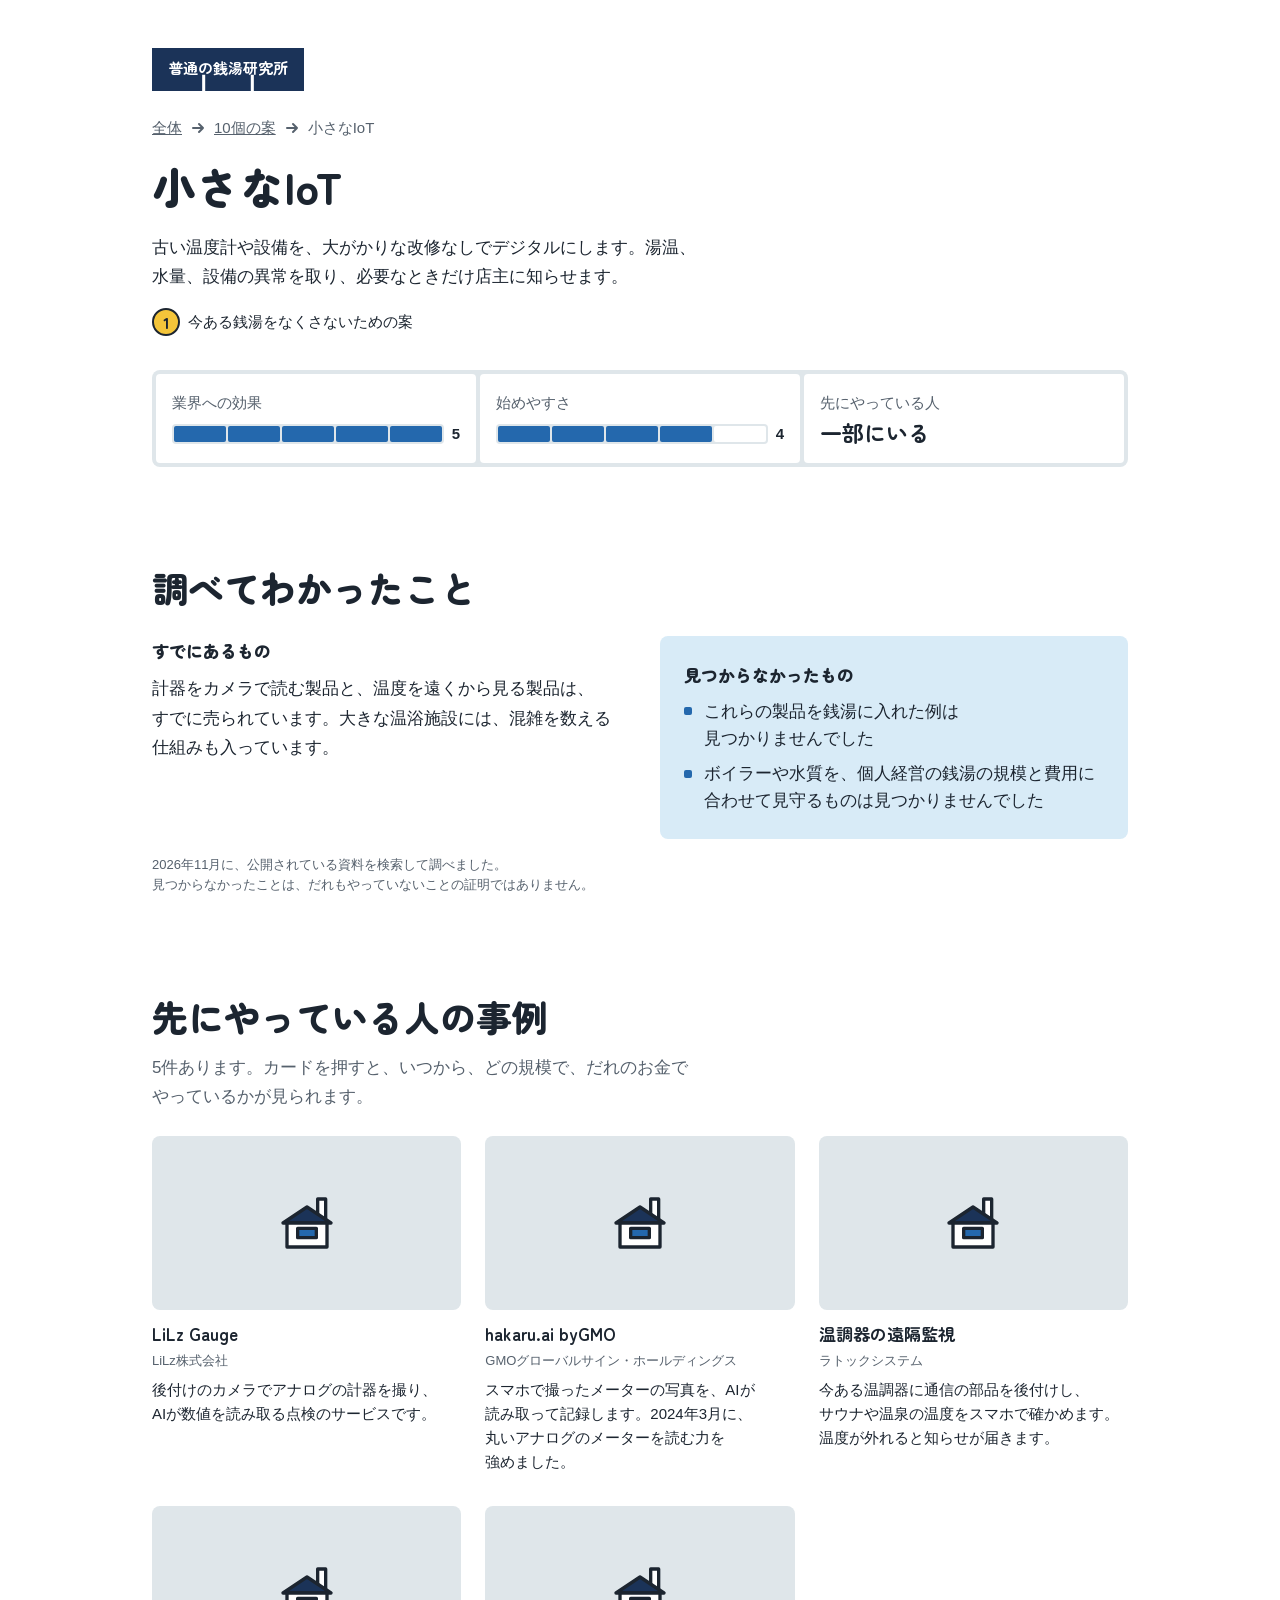
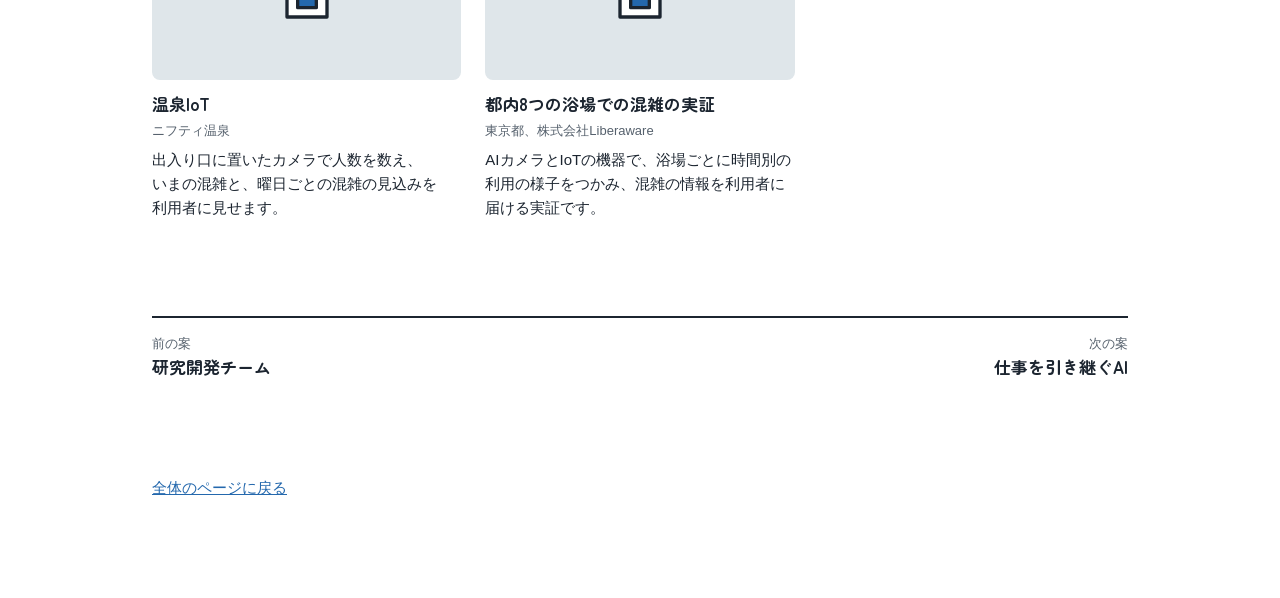
<file: idea-01.html>
<!doctype html>
<html lang="ja">
<head>
<meta charset="utf-8">
<meta name="viewport" content="width=device-width, initial-scale=1">
<title>小さなIoT｜普通の銭湯研究所</title>
<meta name="description" content="古い設備を、改修なしでデジタルにする">
<link rel="preconnect" href="https://fonts.googleapis.com">
<link rel="preconnect" href="https://fonts.gstatic.com" crossorigin>
<link href="https://fonts.googleapis.com/css2?family=Zen+Maru+Gothic:wght@700;900&display=swap" rel="stylesheet">
<link rel="stylesheet" href="assets/style.css">
</head>
<body>
<svg class="defs" aria-hidden="true">
  <symbol id="i-sento" viewBox="0 0 48 48"><path class="f-paper" d="M32 24V6h6v18"/><path class="f-noren" d="M6 24 24 12l18 12z"/><path class="f-paper" d="M9 24h30v18H9z"/><path class="f-blue" d="M17 28h14v7H17z"/></symbol>
  <symbol id="i-oke" viewBox="0 0 48 48"><path class="f-paper" d="M22 8h18v10H22z"/><path class="f-oke" d="M8 18h32l-4 22H12z"/><path d="M10 28h28"/></symbol>
  <symbol id="i-yu" viewBox="0 0 48 48"><path class="f-water" d="M6 26h36v6a8 8 0 0 1-8 8H14a8 8 0 0 1-8-8z"/><path d="M16 20c-3-4 3-6 0-10M24 20c-3-4 3-6 0-10M32 20c-3-4 3-6 0-10"/></symbol>
  <symbol id="i-new" viewBox="0 0 48 48"><path stroke-dasharray="3 4" d="M6 26 22 15l16 11zM9 26h26v16H9z"/><circle class="f-oke" cx="37" cy="12" r="8"/><path d="M37 8v8M33 12h8"/></symbol>
  <symbol id="i-net" viewBox="0 0 48 48"><path d="M24 12 10 36h28z"/><circle class="f-blue" cx="24" cy="12" r="6"/><circle class="f-paper" cx="10" cy="36" r="6"/><circle class="f-paper" cx="38" cy="36" r="6"/></symbol>
  <symbol id="bike" viewBox="-12 -24 52 36" overflow="visible"><circle cx="0" cy="0" r="9"/><circle cx="27" cy="0" r="9"/><path d="M0 0 9-13h12l6 13M9-13l5 13H0M21-13l-7 13M6-17h7M19-18h6"/></symbol>
  <symbol id="c-tag" viewBox="0 0 48 48"><path d="M8 8h32"/><path class="f-paper" d="M11 8h8v26h-8z"/><path class="f-blue" d="M21 8h8v26h-8z"/><path class="f-paper" d="M31 8h8v26h-8z"/></symbol>
  <symbol id="c-mix" viewBox="0 0 48 48"><circle class="f-paper" cx="17" cy="14" r="7"/><path class="f-paper" d="M5 42v-8a12 12 0 0 1 24 0v8"/><circle class="f-oke" cx="35" cy="24" r="5"/><path class="f-oke" d="M27 42v-4a8 8 0 0 1 16 0v4"/></symbol>
  <symbol id="c-town" viewBox="0 0 48 48"><path class="f-paper" d="M4 40V22l10-8 10 8v18z"/><path class="f-blue" d="M10 26h8v6h-8z"/><path class="f-paper" d="M24 40V28h10v12zM34 40V24h10v16z"/><path d="M38 30v4"/></symbol>
  <symbol id="c-sun" viewBox="0 0 48 48"><circle class="f-oke" cx="24" cy="26" r="9"/><path d="M24 6v6M8 26h4M36 26h4M11 13l4 4M37 13l-4 4M6 42h36"/></symbol>
  <symbol id="i-arrow" viewBox="0 0 16 16"><path d="M3 8h10M9 4l4 4-4 4"/></symbol>
</svg>
<main>

  <a class="brand" href="index.html">普通の銭湯研究所</a>
  <nav class="crumb" aria-label="いまいる場所"><a href="index.html">全体</a><svg class="arrow" aria-hidden="true"><use href="#i-arrow"/></svg><a href="index.html#ideas">10個の案</a><svg class="arrow" aria-hidden="true"><use href="#i-arrow"/></svg><span>小さなIoT</span></nav>
  <div class="idea-head">
    <h1>小さなIoT</h1>
    <p class="lead">古い温度計や設備を、大がかりな改修なしでデジタルにします。湯温、水量、設備の異常を取り、必要なときだけ店主に知らせます。</p>
    
    <a class="of-branch" href="index.html#b1"><span class="mark">1</span><span>今ある銭湯をなくさないための案</span></a>
  </div>
  <div class="facts">
    <div><div class="meter"><span>業界への効果</span><span class="cells" role="img" aria-label="5点のうち5点"><i class="on"></i><i class="on"></i><i class="on"></i><i class="on"></i><i class="on"></i></span><b>5</b></div></div>
    <div><div class="meter"><span>始めやすさ</span><span class="cells" role="img" aria-label="5点のうち4点"><i class="on"></i><i class="on"></i><i class="on"></i><i class="on"></i><i class=""></i></span><b>4</b></div></div>
    <div class="who-big">先にやっている人<b>一部にいる</b></div>
  </div>

  <section class="sec">
    <h2>調べてわかったこと</h2>
    <div class="two">
      <div><h3>すでにあるもの</h3><p>計器をカメラで読む製品と、温度を遠くから見る製品は、すでに売られています。大きな温浴施設には、混雑を数える仕組みも入っています。</p></div>
      <div class="open"><h3>見つからなかったもの</h3><ul class="dots"><li>これらの製品を銭湯に入れた例は見つかりませんでした</li><li>ボイラーや水質を、個人経営の銭湯の規模と費用に合わせて見守るものは見つかりませんでした</li></ul></div>
    </div>
    <p class="note">2026年11月に、公開されている資料を検索して調べました。見つからなかったことは、だれもやっていないことの証明ではありません。</p>
  </section>


  <section class="sec">
    <h2>先にやっている人の事例</h2>
    <p>5件あります。カードを押すと、いつから、どの規模で、だれのお金でやっているかが見られます。</p>
    <ul class="cards"><li><a class="card" href="https://www.lilz.jp/" data-detail="d-lilz"><span class="thumb"><img src="https://lilz.jp/images/ogp/opengraph-image.png" alt="" loading="lazy" referrerpolicy="no-referrer" onerror="this.remove()"><svg class="icon" aria-hidden="true"><use href="#i-sento"/></svg></span><span class="card-t">LiLz Gauge</span><span class="card-by">LiLz株式会社</span><span class="card-w">後付けのカメラでアナログの計器を撮り、AIが数値を読み取る点検のサービスです。</span></a></li><li><a class="card" href="https://cloud.watch.impress.co.jp/docs/news/1579601.html" data-detail="d-hakaru"><span class="thumb"><img src="https://www.hakaru.ai/img/ogp/hakaru_ogp_img1200_630_v2.png" alt="" loading="lazy" referrerpolicy="no-referrer" onerror="this.remove()"><svg class="icon" aria-hidden="true"><use href="#i-sento"/></svg></span><span class="card-t">hakaru.ai byGMO</span><span class="card-by">GMOグローバルサイン・ホールディングス</span><span class="card-w">スマホで撮ったメーターの写真を、AIが読み取って記録します。2024年3月に、丸いアナログのメーターを読む力を強めました。</span></a></li><li><a class="card" href="https://pr.mono.ipros.com/ratocsystems/news/detail/188236/" data-detail="d-ratoc"><span class="thumb"><img src="https://image.mono.ipros.com//public/news/image/1/59d/188236/IPROS3790744208600889768.jpg" alt="" loading="lazy" referrerpolicy="no-referrer" onerror="this.remove()"><svg class="icon" aria-hidden="true"><use href="#i-sento"/></svg></span><span class="card-t">温調器の遠隔監視</span><span class="card-by">ラトックシステム</span><span class="card-w">今ある温調器に通信の部品を後付けし、サウナや温泉の温度をスマホで確かめます。温度が外れると知らせが届きます。</span></a></li><li><a class="card" href="https://onsen.nifty.com/onsen-matome/200612968087/" data-detail="d-niftyiot"><span class="thumb"><img src="https://onsen.nifty.com/cms_image/onsen/terme/200612968087/200611site_crowd_bnr2_2.png" alt="" loading="lazy" referrerpolicy="no-referrer" onerror="this.remove()"><svg class="icon" aria-hidden="true"><use href="#i-sento"/></svg></span><span class="card-t">温泉IoT</span><span class="card-by">ニフティ温泉</span><span class="card-w">出入り口に置いたカメラで人数を数え、いまの混雑と、曜日ごとの混雑の見込みを利用者に見せます。</span></a></li><li><a class="card" href="https://dialogue-startup.metro.tokyo.lg.jp/pdf/project/06/2-09.pdf" data-detail="d-libera"><span class="thumb"><svg class="icon" aria-hidden="true"><use href="#i-sento"/></svg></span><span class="card-t">都内8つの浴場での混雑の実証</span><span class="card-by">東京都、株式会社Liberaware</span><span class="card-w">AIカメラとIoTの機器で、浴場ごとに時間別の利用の様子をつかみ、混雑の情報を利用者に届ける実証です。</span></a></li></ul>
    <template id="d-lilz"><span class="thumb"><img src="https://lilz.jp/images/ogp/opengraph-image.png" alt="" loading="lazy" referrerpolicy="no-referrer" onerror="this.remove()"><svg class="icon" aria-hidden="true"><use href="#i-sento"/></svg></span><p class="dlg-credit">画像はLiLzの公式サイトのページのものです。</p><div class="dlg-body"><h2>LiLz Gauge</h2><p class="dlg-by">LiLz株式会社</p><dl><div><dt>していること</dt><dd>後付けのカメラでアナログの計器を撮り、AIが数値を読み取る点検のサービスです。</dd></div><div><dt>いつから</dt><dd>2022年1月には海外の記事で紹介されています</dd></div><div><dt>規模</dt><dd>導入の件数と料金は公開されていません。銭湯に入れた例は確かめられませんでした</dd></div><div><dt>お金を出す人</dt><dd>設備を点検する会社や施設</dd></div><div><dt>出どころ</dt><dd>LiLzの公式サイト、公開日は不明</dd></div></dl><div class="dlg-actions"><a class="btn primary" href="https://www.lilz.jp/" target="_blank" rel="noopener">出どころを開く<svg class="arrow" aria-hidden="true"><use href="#i-arrow"/></svg></a><button class="btn" type="button" data-close>閉じる</button></div></div></template><template id="d-hakaru"><span class="thumb"><img src="https://www.hakaru.ai/img/ogp/hakaru_ogp_img1200_630_v2.png" alt="" loading="lazy" referrerpolicy="no-referrer" onerror="this.remove()"><svg class="icon" aria-hidden="true"><use href="#i-sento"/></svg></span><p class="dlg-credit">画像はクラウドWatchのページのものです。</p><div class="dlg-body"><h2>hakaru.ai byGMO</h2><p class="dlg-by">GMOグローバルサイン・ホールディングス</p><dl><div><dt>していること</dt><dd>スマホで撮ったメーターの写真を、AIが読み取って記録します。2024年3月に、丸いアナログのメーターを読む力を強めました。</dd></div><div><dt>いつから</dt><dd>2018年には記事で紹介されています</dd></div><div><dt>規模</dt><dd>導入の件数と料金は記事にありません</dd></div><div><dt>お金を出す人</dt><dd>点検や検針をする会社</dd></div><div><dt>出どころ</dt><dd>クラウドWatch、2024年3月28日の資料</dd></div></dl><div class="dlg-actions"><a class="btn primary" href="https://cloud.watch.impress.co.jp/docs/news/1579601.html" target="_blank" rel="noopener">出どころを開く<svg class="arrow" aria-hidden="true"><use href="#i-arrow"/></svg></a><button class="btn" type="button" data-close>閉じる</button></div></div></template><template id="d-ratoc"><span class="thumb"><img src="https://image.mono.ipros.com//public/news/image/1/59d/188236/IPROS3790744208600889768.jpg" alt="" loading="lazy" referrerpolicy="no-referrer" onerror="this.remove()"><svg class="icon" aria-hidden="true"><use href="#i-sento"/></svg></span><p class="dlg-credit">画像はラトックシステムの発表のページのものです。</p><div class="dlg-body"><h2>温調器の遠隔監視</h2><p class="dlg-by">ラトックシステム</p><dl><div><dt>していること</dt><dd>今ある温調器に通信の部品を後付けし、サウナや温泉の温度をスマホで確かめます。温度が外れると知らせが届きます。</dd></div><div><dt>いつから</dt><dd>2025年7月に発表</dd></div><div><dt>規模</dt><dd>料金と導入の実績は発表にありません。対象に銭湯とは書かれていません</dd></div><div><dt>お金を出す人</dt><dd>サウナや温泉の施設</dd></div><div><dt>出どころ</dt><dd>ラトックシステムの発表、2025年7月の資料</dd></div></dl><div class="dlg-actions"><a class="btn primary" href="https://pr.mono.ipros.com/ratocsystems/news/detail/188236/" target="_blank" rel="noopener">出どころを開く<svg class="arrow" aria-hidden="true"><use href="#i-arrow"/></svg></a><button class="btn" type="button" data-close>閉じる</button></div></div></template><template id="d-niftyiot"><span class="thumb"><img src="https://onsen.nifty.com/cms_image/onsen/terme/200612968087/200611site_crowd_bnr2_2.png" alt="" loading="lazy" referrerpolicy="no-referrer" onerror="this.remove()"><svg class="icon" aria-hidden="true"><use href="#i-sento"/></svg></span><p class="dlg-credit">画像はニフティ温泉のページのものです。</p><div class="dlg-body"><h2>温泉IoT</h2><p class="dlg-by">ニフティ温泉</p><dl><div><dt>していること</dt><dd>出入り口に置いたカメラで人数を数え、いまの混雑と、曜日ごとの混雑の見込みを利用者に見せます。</dd></div><div><dt>いつから</dt><dd>2020年に導入の事例を紹介</dd></div><div><dt>規模</dt><dd>埼玉県の大きな温浴施設での事例が紹介されています。個人経営の銭湯の例は見当たりません</dd></div><div><dt>お金を出す人</dt><dd>導入する温浴施設</dd></div><div><dt>出どころ</dt><dd>ニフティ温泉、2020年10月29日の資料</dd></div></dl><div class="dlg-actions"><a class="btn primary" href="https://onsen.nifty.com/onsen-matome/200612968087/" target="_blank" rel="noopener">出どころを開く<svg class="arrow" aria-hidden="true"><use href="#i-arrow"/></svg></a><button class="btn" type="button" data-close>閉じる</button></div></div></template><template id="d-libera"><span class="thumb"><svg class="icon" aria-hidden="true"><use href="#i-sento"/></svg></span><div class="dlg-body"><h2>都内8つの浴場での混雑の実証</h2><p class="dlg-by">東京都、株式会社Liberaware</p><dl><div><dt>していること</dt><dd>AIカメラとIoTの機器で、浴場ごとに時間別の利用の様子をつかみ、混雑の情報を利用者に届ける実証です。</dd></div><div><dt>いつから</dt><dd>実施した時期は資料から確かめられませんでした</dd></div><div><dt>規模</dt><dd>都内の8つの浴場</dd></div><div><dt>お金を出す人</dt><dd>東京都の事業</dd></div><div><dt>出どころ</dt><dd>東京都の資料、公開日は不明</dd></div></dl><div class="dlg-actions"><a class="btn primary" href="https://dialogue-startup.metro.tokyo.lg.jp/pdf/project/06/2-09.pdf" target="_blank" rel="noopener">出どころを開く<svg class="arrow" aria-hidden="true"><use href="#i-arrow"/></svg></a><button class="btn" type="button" data-close>閉じる</button></div></div></template>
  </section>

  <nav class="pager" aria-label="ほかの案">
    <a href="idea-10.html"><small>前の案</small>研究開発チーム</a>
    <a class="next" href="idea-02.html"><small>次の案</small>仕事を引き継ぐAI</a>
  </nav>
  <footer><a href="index.html">全体のページに戻る</a></footer>
</main>
<dialog id="case" aria-label="事例のくわしい中身"><div class="dlg-in"></div></dialog>
<script>
// カードを押すと、その事例のくわしい中身を重ねて開く
var dlg = document.getElementById("case");
document.querySelectorAll(".card").forEach(function (card) {
  card.addEventListener("click", function (ev) {
    ev.preventDefault();
    dlg.querySelector(".dlg-in").innerHTML = document.getElementById(card.dataset.detail).innerHTML;
    dlg.showModal();
    dlg.scrollTop = 0;
  });
});
dlg.addEventListener("click", function (ev) {
  if (ev.target === dlg || ev.target.closest("[data-close]")) dlg.close();
});
</script>
</body>
</html>
</file>
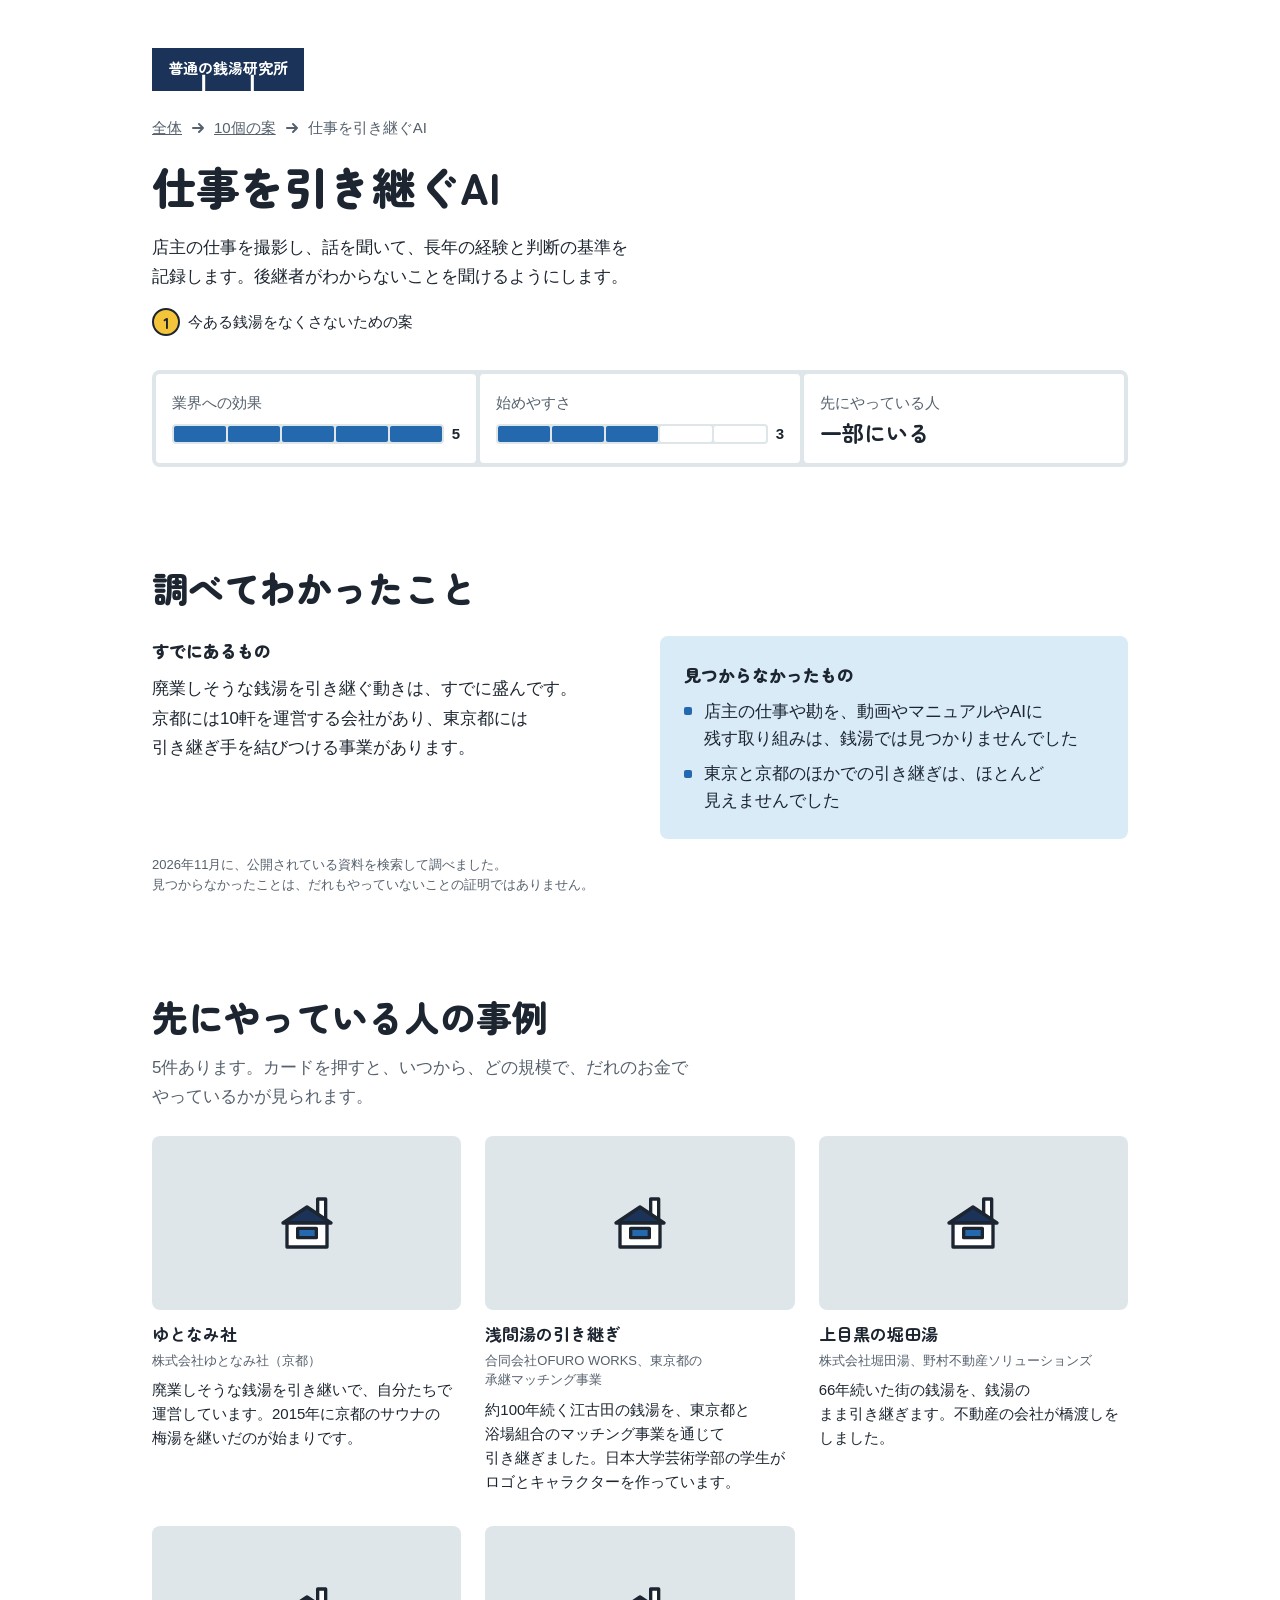
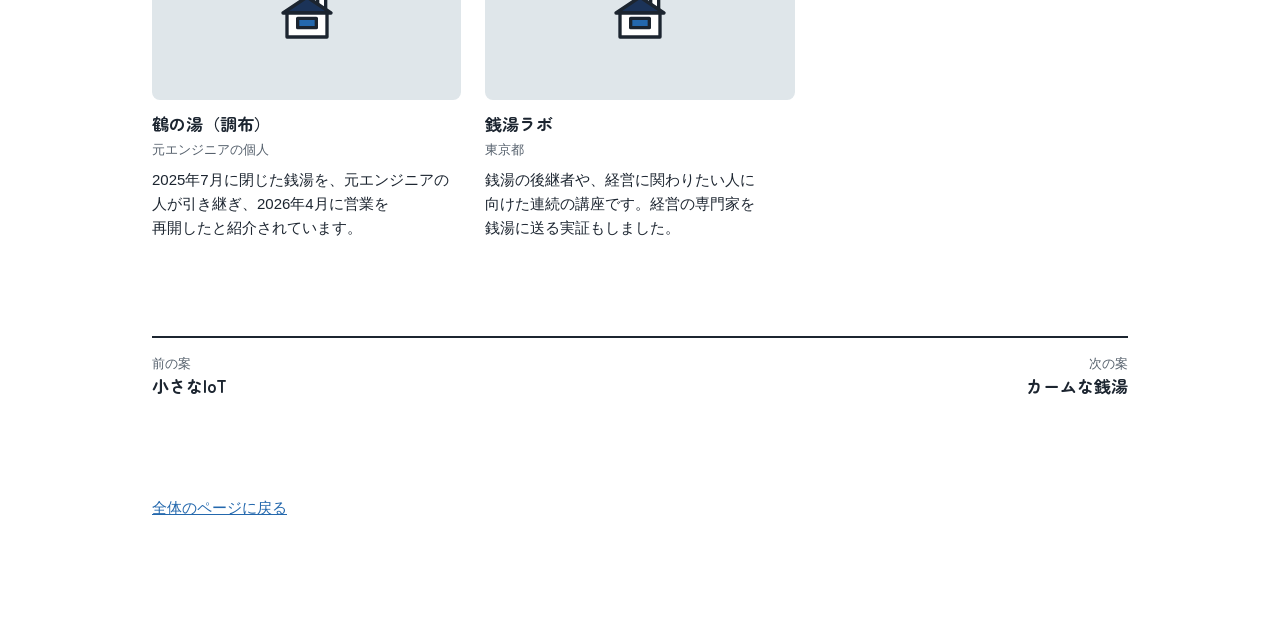
<file: idea-02.html>
<!doctype html>
<html lang="ja">
<head>
<meta charset="utf-8">
<meta name="viewport" content="width=device-width, initial-scale=1">
<title>仕事を引き継ぐAI｜普通の銭湯研究所</title>
<meta name="description" content="店主の経験と判断を記録し、後継者が聞けるようにする">
<link rel="preconnect" href="https://fonts.googleapis.com">
<link rel="preconnect" href="https://fonts.gstatic.com" crossorigin>
<link href="https://fonts.googleapis.com/css2?family=Zen+Maru+Gothic:wght@700;900&display=swap" rel="stylesheet">
<link rel="stylesheet" href="assets/style.css">
</head>
<body>
<svg class="defs" aria-hidden="true">
  <symbol id="i-sento" viewBox="0 0 48 48"><path class="f-paper" d="M32 24V6h6v18"/><path class="f-noren" d="M6 24 24 12l18 12z"/><path class="f-paper" d="M9 24h30v18H9z"/><path class="f-blue" d="M17 28h14v7H17z"/></symbol>
  <symbol id="i-oke" viewBox="0 0 48 48"><path class="f-paper" d="M22 8h18v10H22z"/><path class="f-oke" d="M8 18h32l-4 22H12z"/><path d="M10 28h28"/></symbol>
  <symbol id="i-yu" viewBox="0 0 48 48"><path class="f-water" d="M6 26h36v6a8 8 0 0 1-8 8H14a8 8 0 0 1-8-8z"/><path d="M16 20c-3-4 3-6 0-10M24 20c-3-4 3-6 0-10M32 20c-3-4 3-6 0-10"/></symbol>
  <symbol id="i-new" viewBox="0 0 48 48"><path stroke-dasharray="3 4" d="M6 26 22 15l16 11zM9 26h26v16H9z"/><circle class="f-oke" cx="37" cy="12" r="8"/><path d="M37 8v8M33 12h8"/></symbol>
  <symbol id="i-net" viewBox="0 0 48 48"><path d="M24 12 10 36h28z"/><circle class="f-blue" cx="24" cy="12" r="6"/><circle class="f-paper" cx="10" cy="36" r="6"/><circle class="f-paper" cx="38" cy="36" r="6"/></symbol>
  <symbol id="bike" viewBox="-12 -24 52 36" overflow="visible"><circle cx="0" cy="0" r="9"/><circle cx="27" cy="0" r="9"/><path d="M0 0 9-13h12l6 13M9-13l5 13H0M21-13l-7 13M6-17h7M19-18h6"/></symbol>
  <symbol id="c-tag" viewBox="0 0 48 48"><path d="M8 8h32"/><path class="f-paper" d="M11 8h8v26h-8z"/><path class="f-blue" d="M21 8h8v26h-8z"/><path class="f-paper" d="M31 8h8v26h-8z"/></symbol>
  <symbol id="c-mix" viewBox="0 0 48 48"><circle class="f-paper" cx="17" cy="14" r="7"/><path class="f-paper" d="M5 42v-8a12 12 0 0 1 24 0v8"/><circle class="f-oke" cx="35" cy="24" r="5"/><path class="f-oke" d="M27 42v-4a8 8 0 0 1 16 0v4"/></symbol>
  <symbol id="c-town" viewBox="0 0 48 48"><path class="f-paper" d="M4 40V22l10-8 10 8v18z"/><path class="f-blue" d="M10 26h8v6h-8z"/><path class="f-paper" d="M24 40V28h10v12zM34 40V24h10v16z"/><path d="M38 30v4"/></symbol>
  <symbol id="c-sun" viewBox="0 0 48 48"><circle class="f-oke" cx="24" cy="26" r="9"/><path d="M24 6v6M8 26h4M36 26h4M11 13l4 4M37 13l-4 4M6 42h36"/></symbol>
  <symbol id="i-arrow" viewBox="0 0 16 16"><path d="M3 8h10M9 4l4 4-4 4"/></symbol>
</svg>
<main>

  <a class="brand" href="index.html">普通の銭湯研究所</a>
  <nav class="crumb" aria-label="いまいる場所"><a href="index.html">全体</a><svg class="arrow" aria-hidden="true"><use href="#i-arrow"/></svg><a href="index.html#ideas">10個の案</a><svg class="arrow" aria-hidden="true"><use href="#i-arrow"/></svg><span>仕事を引き継ぐAI</span></nav>
  <div class="idea-head">
    <h1>仕事を引き継ぐAI</h1>
    <p class="lead">店主の仕事を撮影し、話を聞いて、長年の経験と判断の基準を記録します。後継者がわからないことを聞けるようにします。</p>
    
    <a class="of-branch" href="index.html#b1"><span class="mark">1</span><span>今ある銭湯をなくさないための案</span></a>
  </div>
  <div class="facts">
    <div><div class="meter"><span>業界への効果</span><span class="cells" role="img" aria-label="5点のうち5点"><i class="on"></i><i class="on"></i><i class="on"></i><i class="on"></i><i class="on"></i></span><b>5</b></div></div>
    <div><div class="meter"><span>始めやすさ</span><span class="cells" role="img" aria-label="5点のうち3点"><i class="on"></i><i class="on"></i><i class="on"></i><i class=""></i><i class=""></i></span><b>3</b></div></div>
    <div class="who-big">先にやっている人<b>一部にいる</b></div>
  </div>

  <section class="sec">
    <h2>調べてわかったこと</h2>
    <div class="two">
      <div><h3>すでにあるもの</h3><p>廃業しそうな銭湯を引き継ぐ動きは、すでに盛んです。京都には10軒を運営する会社があり、東京都には引き継ぎ手を結びつける事業があります。</p></div>
      <div class="open"><h3>見つからなかったもの</h3><ul class="dots"><li>店主の仕事や勘を、動画やマニュアルやAIに残す取り組みは、銭湯では見つかりませんでした</li><li>東京と京都のほかでの引き継ぎは、ほとんど見えませんでした</li></ul></div>
    </div>
    <p class="note">2026年11月に、公開されている資料を検索して調べました。見つからなかったことは、だれもやっていないことの証明ではありません。</p>
  </section>


  <section class="sec">
    <h2>先にやっている人の事例</h2>
    <p>5件あります。カードを押すと、いつから、どの規模で、だれのお金でやっているかが見られます。</p>
    <ul class="cards"><li><a class="card" href="https://president.jp/articles/-/117881" data-detail="d-yutonami"><span class="thumb"><img src="https://president.ismcdn.jp/mwimgs/d/7/1200wm/img_d75b289edc16b0fadf4814d343cf701a1031145.jpg" alt="" loading="lazy" referrerpolicy="no-referrer" onerror="this.remove()"><svg class="icon" aria-hidden="true"><use href="#i-sento"/></svg></span><span class="card-t">ゆとなみ社</span><span class="card-by">株式会社ゆとなみ社（京都）</span><span class="card-w">廃業しそうな銭湯を引き継いで、自分たちで運営しています。2015年に京都のサウナの梅湯を継いだのが始まりです。</span></a></li><li><a class="card" href="https://www.oricon.co.jp/pressrelease/3049515/" data-detail="d-sengenyu"><span class="thumb"><img src="https://prtimes.jp/img/193047/1/thumb/d193047-1-7e765fe5c183bf45c7d5-0.png" alt="" loading="lazy" referrerpolicy="no-referrer" onerror="this.remove()"><svg class="icon" aria-hidden="true"><use href="#i-sento"/></svg></span><span class="card-t">浅間湯の引き継ぎ</span><span class="card-by">合同会社OFURO WORKS、東京都の承継マッチング事業</span><span class="card-w">約100年続く江古田の銭湯を、東京都と浴場組合のマッチング事業を通じて引き継ぎました。日本大学芸術学部の学生がロゴとキャラクターを作っています。</span></a></li><li><a class="card" href="https://prtimes.jp/main/html/rd/p/000000006.000181347.html" data-detail="d-hottayu"><span class="thumb"><img src="https://prcdn.freetls.fastly.net/release_image/181347/6/181347-6-fef40641a823fc6391cab8230be506c1-1908x2700.jpg?format=jpeg&amp;auto=webp&amp;fit=bounds&amp;width=2400&amp;height=1260" alt="" loading="lazy" referrerpolicy="no-referrer" onerror="this.remove()"><svg class="icon" aria-hidden="true"><use href="#i-sento"/></svg></span><span class="card-t">上目黒の堀田湯</span><span class="card-by">株式会社堀田湯、野村不動産ソリューションズ</span><span class="card-w">66年続いた街の銭湯を、銭湯のまま引き継ぎます。不動産の会社が橋渡しをしました。</span></a></li><li><a class="card" href="https://www.timeout.com/tokyo/health-and-beauty/tsurunoyu" data-detail="d-tsurunoyu"><span class="thumb"><img src="https://media.timeout.com/images/106423531/image.jpg" alt="" loading="lazy" referrerpolicy="no-referrer" onerror="this.remove()"><svg class="icon" aria-hidden="true"><use href="#i-sento"/></svg></span><span class="card-t">鶴の湯（調布）</span><span class="card-by">元エンジニアの個人</span><span class="card-w">2025年7月に閉じた銭湯を、元エンジニアの人が引き継ぎ、2026年4月に営業を再開したと紹介されています。</span></a></li><li><a class="card" href="https://www.shouhiseikatu.metro.tokyo.lg.jp/chousa/yokujyo/senntolabo/documents/seminarpress.pdf" data-detail="d-sentolab"><span class="thumb"><svg class="icon" aria-hidden="true"><use href="#i-sento"/></svg></span><span class="card-t">銭湯ラボ</span><span class="card-by">東京都</span><span class="card-w">銭湯の後継者や、経営に関わりたい人に向けた連続の講座です。経営の専門家を銭湯に送る実証もしました。</span></a></li></ul>
    <template id="d-yutonami"><span class="thumb"><img src="https://president.ismcdn.jp/mwimgs/d/7/1200wm/img_d75b289edc16b0fadf4814d343cf701a1031145.jpg" alt="" loading="lazy" referrerpolicy="no-referrer" onerror="this.remove()"><svg class="icon" aria-hidden="true"><use href="#i-sento"/></svg></span><p class="dlg-credit">画像はPRESIDENT Onlineのページのものです。</p><div class="dlg-body"><h2>ゆとなみ社</h2><p class="dlg-by">株式会社ゆとなみ社（京都）</p><dl><div><dt>していること</dt><dd>廃業しそうな銭湯を引き継いで、自分たちで運営しています。2015年に京都のサウナの梅湯を継いだのが始まりです。</dd></div><div><dt>いつから</dt><dd>2015年から</dd></div><div><dt>規模</dt><dd>10軒で年商4.7億円と報じられています。京都府のページでは、2023年7月の時点で8軒でした</dd></div><div><dt>お金を出す人</dt><dd>銭湯の営業による収入</dd></div><div><dt>出どころ</dt><dd>PRESIDENT Online、2026年8月22日の資料</dd></div></dl><div class="dlg-actions"><a class="btn primary" href="https://president.jp/articles/-/117881" target="_blank" rel="noopener">出どころを開く<svg class="arrow" aria-hidden="true"><use href="#i-arrow"/></svg></a><button class="btn" type="button" data-close>閉じる</button></div></div></template><template id="d-sengenyu"><span class="thumb"><img src="https://prtimes.jp/img/193047/1/thumb/d193047-1-7e765fe5c183bf45c7d5-0.png" alt="" loading="lazy" referrerpolicy="no-referrer" onerror="this.remove()"><svg class="icon" aria-hidden="true"><use href="#i-sento"/></svg></span><p class="dlg-credit">画像はOFURO WORKSの発表のページのものです。</p><div class="dlg-body"><h2>浅間湯の引き継ぎ</h2><p class="dlg-by">合同会社OFURO WORKS、東京都の承継マッチング事業</p><dl><div><dt>していること</dt><dd>約100年続く江古田の銭湯を、東京都と浴場組合のマッチング事業を通じて引き継ぎました。日本大学芸術学部の学生がロゴとキャラクターを作っています。</dd></div><div><dt>いつから</dt><dd>2026年12月に再開の予定</dd></div><div><dt>規模</dt><dd>クラウドファンディングの目標は100万円</dd></div><div><dt>お金を出す人</dt><dd>クラウドファンディングと営業による収入</dd></div><div><dt>出どころ</dt><dd>OFURO WORKSの発表、2026年10月の資料</dd></div></dl><div class="dlg-actions"><a class="btn primary" href="https://www.oricon.co.jp/pressrelease/3049515/" target="_blank" rel="noopener">出どころを開く<svg class="arrow" aria-hidden="true"><use href="#i-arrow"/></svg></a><button class="btn" type="button" data-close>閉じる</button></div></div></template><template id="d-hottayu"><span class="thumb"><img src="https://prcdn.freetls.fastly.net/release_image/181347/6/181347-6-fef40641a823fc6391cab8230be506c1-1908x2700.jpg?format=jpeg&amp;auto=webp&amp;fit=bounds&amp;width=2400&amp;height=1260" alt="" loading="lazy" referrerpolicy="no-referrer" onerror="this.remove()"><svg class="icon" aria-hidden="true"><use href="#i-sento"/></svg></span><p class="dlg-credit">画像は堀田湯の発表のページのものです。</p><div class="dlg-body"><h2>上目黒の堀田湯</h2><p class="dlg-by">株式会社堀田湯、野村不動産ソリューションズ</p><dl><div><dt>していること</dt><dd>66年続いた街の銭湯を、銭湯のまま引き継ぎます。不動産の会社が橋渡しをしました。</dd></div><div><dt>いつから</dt><dd>2026年の冬に開業の予定</dd></div><div><dt>規模</dt><dd>1軒</dd></div><div><dt>お金を出す人</dt><dd>営業による収入</dd></div><div><dt>出どころ</dt><dd>堀田湯の発表、2026年10月10日の資料</dd></div></dl><div class="dlg-actions"><a class="btn primary" href="https://prtimes.jp/main/html/rd/p/000000006.000181347.html" target="_blank" rel="noopener">出どころを開く<svg class="arrow" aria-hidden="true"><use href="#i-arrow"/></svg></a><button class="btn" type="button" data-close>閉じる</button></div></div></template><template id="d-tsurunoyu"><span class="thumb"><img src="https://media.timeout.com/images/106423531/image.jpg" alt="" loading="lazy" referrerpolicy="no-referrer" onerror="this.remove()"><svg class="icon" aria-hidden="true"><use href="#i-sento"/></svg></span><p class="dlg-credit">画像はTime Out Tokyoのページのものです。</p><div class="dlg-body"><h2>鶴の湯（調布）</h2><p class="dlg-by">元エンジニアの個人</p><dl><div><dt>していること</dt><dd>2025年7月に閉じた銭湯を、元エンジニアの人が引き継ぎ、2026年4月に営業を再開したと紹介されています。</dd></div><div><dt>いつから</dt><dd>2026年4月に再開</dd></div><div><dt>規模</dt><dd>1軒</dd></div><div><dt>お金を出す人</dt><dd>クラウドファンディングと営業による収入</dd></div><div><dt>出どころ</dt><dd>Time Out Tokyo、2026年7月5日の資料</dd></div></dl><div class="dlg-actions"><a class="btn primary" href="https://www.timeout.com/tokyo/health-and-beauty/tsurunoyu" target="_blank" rel="noopener">出どころを開く<svg class="arrow" aria-hidden="true"><use href="#i-arrow"/></svg></a><button class="btn" type="button" data-close>閉じる</button></div></div></template><template id="d-sentolab"><span class="thumb"><svg class="icon" aria-hidden="true"><use href="#i-sento"/></svg></span><div class="dlg-body"><h2>銭湯ラボ</h2><p class="dlg-by">東京都</p><dl><div><dt>していること</dt><dd>銭湯の後継者や、経営に関わりたい人に向けた連続の講座です。経営の専門家を銭湯に送る実証もしました。</dd></div><div><dt>いつから</dt><dd>2018年度に6回、2019年度に4回</dd></div><div><dt>規模</dt><dd>専門家を送ったのは20の浴場。今も続いているかは確かめられませんでした</dd></div><div><dt>お金を出す人</dt><dd>東京都の事業</dd></div><div><dt>出どころ</dt><dd>東京都の資料、2018年の資料</dd></div></dl><div class="dlg-actions"><a class="btn primary" href="https://www.shouhiseikatu.metro.tokyo.lg.jp/chousa/yokujyo/senntolabo/documents/seminarpress.pdf" target="_blank" rel="noopener">出どころを開く<svg class="arrow" aria-hidden="true"><use href="#i-arrow"/></svg></a><button class="btn" type="button" data-close>閉じる</button></div></div></template>
  </section>

  <nav class="pager" aria-label="ほかの案">
    <a href="idea-01.html"><small>前の案</small>小さなIoT</a>
    <a class="next" href="idea-03.html"><small>次の案</small>カームな銭湯</a>
  </nav>
  <footer><a href="index.html">全体のページに戻る</a></footer>
</main>
<dialog id="case" aria-label="事例のくわしい中身"><div class="dlg-in"></div></dialog>
<script>
// カードを押すと、その事例のくわしい中身を重ねて開く
var dlg = document.getElementById("case");
document.querySelectorAll(".card").forEach(function (card) {
  card.addEventListener("click", function (ev) {
    ev.preventDefault();
    dlg.querySelector(".dlg-in").innerHTML = document.getElementById(card.dataset.detail).innerHTML;
    dlg.showModal();
    dlg.scrollTop = 0;
  });
});
dlg.addEventListener("click", function (ev) {
  if (ev.target === dlg || ev.target.closest("[data-close]")) dlg.close();
});
</script>
</body>
</html>
</file>
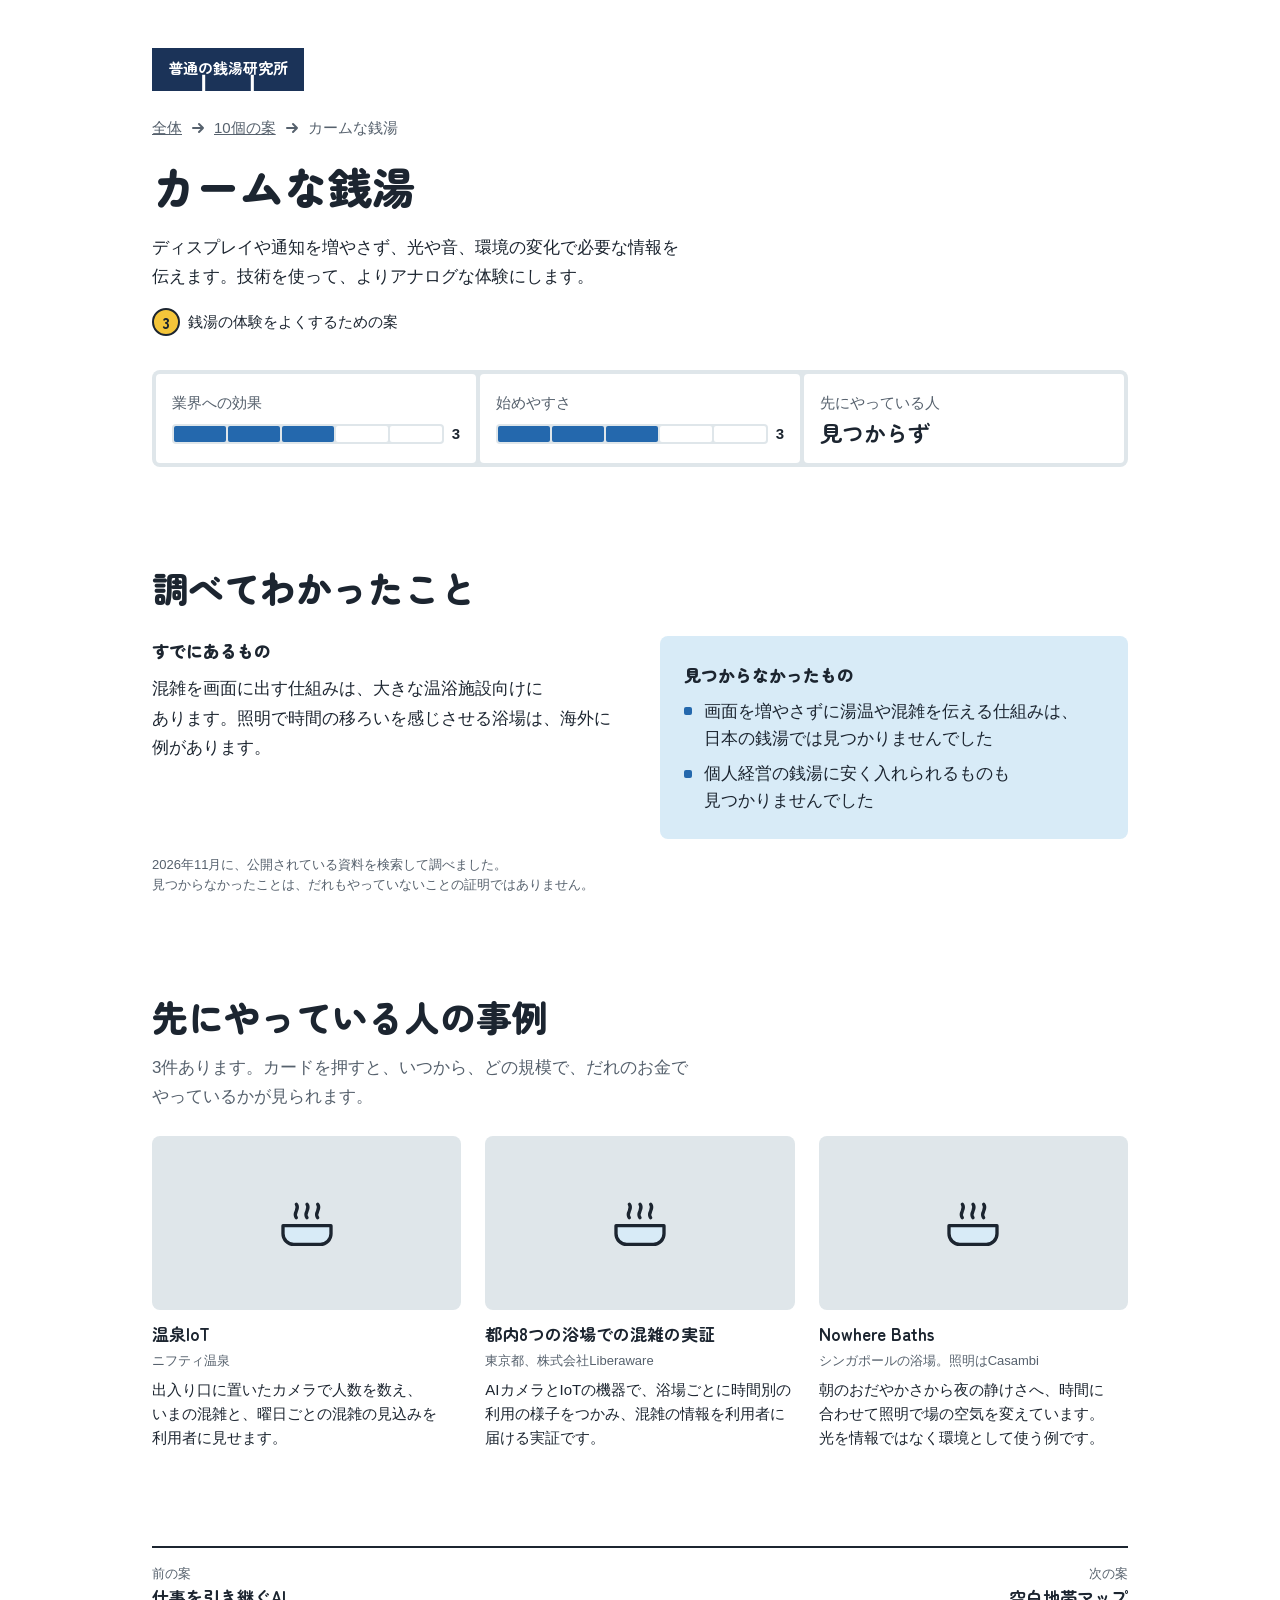
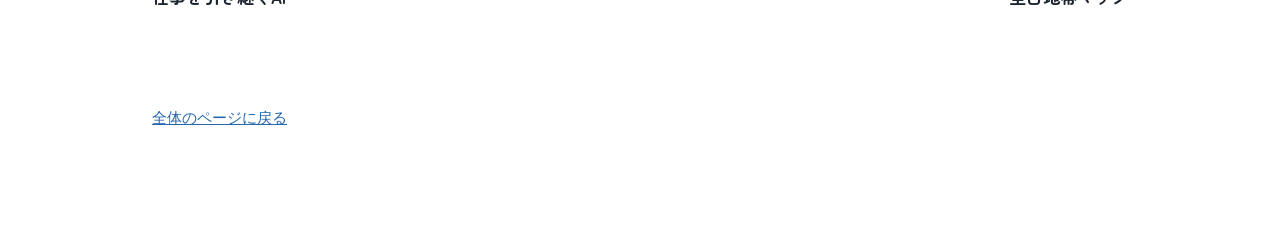
<file: idea-03.html>
<!doctype html>
<html lang="ja">
<head>
<meta charset="utf-8">
<meta name="viewport" content="width=device-width, initial-scale=1">
<title>カームな銭湯｜普通の銭湯研究所</title>
<meta name="description" content="画面や通知を増やさず、光や音で伝える">
<link rel="preconnect" href="https://fonts.googleapis.com">
<link rel="preconnect" href="https://fonts.gstatic.com" crossorigin>
<link href="https://fonts.googleapis.com/css2?family=Zen+Maru+Gothic:wght@700;900&display=swap" rel="stylesheet">
<link rel="stylesheet" href="assets/style.css">
</head>
<body>
<svg class="defs" aria-hidden="true">
  <symbol id="i-sento" viewBox="0 0 48 48"><path class="f-paper" d="M32 24V6h6v18"/><path class="f-noren" d="M6 24 24 12l18 12z"/><path class="f-paper" d="M9 24h30v18H9z"/><path class="f-blue" d="M17 28h14v7H17z"/></symbol>
  <symbol id="i-oke" viewBox="0 0 48 48"><path class="f-paper" d="M22 8h18v10H22z"/><path class="f-oke" d="M8 18h32l-4 22H12z"/><path d="M10 28h28"/></symbol>
  <symbol id="i-yu" viewBox="0 0 48 48"><path class="f-water" d="M6 26h36v6a8 8 0 0 1-8 8H14a8 8 0 0 1-8-8z"/><path d="M16 20c-3-4 3-6 0-10M24 20c-3-4 3-6 0-10M32 20c-3-4 3-6 0-10"/></symbol>
  <symbol id="i-new" viewBox="0 0 48 48"><path stroke-dasharray="3 4" d="M6 26 22 15l16 11zM9 26h26v16H9z"/><circle class="f-oke" cx="37" cy="12" r="8"/><path d="M37 8v8M33 12h8"/></symbol>
  <symbol id="i-net" viewBox="0 0 48 48"><path d="M24 12 10 36h28z"/><circle class="f-blue" cx="24" cy="12" r="6"/><circle class="f-paper" cx="10" cy="36" r="6"/><circle class="f-paper" cx="38" cy="36" r="6"/></symbol>
  <symbol id="bike" viewBox="-12 -24 52 36" overflow="visible"><circle cx="0" cy="0" r="9"/><circle cx="27" cy="0" r="9"/><path d="M0 0 9-13h12l6 13M9-13l5 13H0M21-13l-7 13M6-17h7M19-18h6"/></symbol>
  <symbol id="c-tag" viewBox="0 0 48 48"><path d="M8 8h32"/><path class="f-paper" d="M11 8h8v26h-8z"/><path class="f-blue" d="M21 8h8v26h-8z"/><path class="f-paper" d="M31 8h8v26h-8z"/></symbol>
  <symbol id="c-mix" viewBox="0 0 48 48"><circle class="f-paper" cx="17" cy="14" r="7"/><path class="f-paper" d="M5 42v-8a12 12 0 0 1 24 0v8"/><circle class="f-oke" cx="35" cy="24" r="5"/><path class="f-oke" d="M27 42v-4a8 8 0 0 1 16 0v4"/></symbol>
  <symbol id="c-town" viewBox="0 0 48 48"><path class="f-paper" d="M4 40V22l10-8 10 8v18z"/><path class="f-blue" d="M10 26h8v6h-8z"/><path class="f-paper" d="M24 40V28h10v12zM34 40V24h10v16z"/><path d="M38 30v4"/></symbol>
  <symbol id="c-sun" viewBox="0 0 48 48"><circle class="f-oke" cx="24" cy="26" r="9"/><path d="M24 6v6M8 26h4M36 26h4M11 13l4 4M37 13l-4 4M6 42h36"/></symbol>
  <symbol id="i-arrow" viewBox="0 0 16 16"><path d="M3 8h10M9 4l4 4-4 4"/></symbol>
</svg>
<main>

  <a class="brand" href="index.html">普通の銭湯研究所</a>
  <nav class="crumb" aria-label="いまいる場所"><a href="index.html">全体</a><svg class="arrow" aria-hidden="true"><use href="#i-arrow"/></svg><a href="index.html#ideas">10個の案</a><svg class="arrow" aria-hidden="true"><use href="#i-arrow"/></svg><span>カームな銭湯</span></nav>
  <div class="idea-head">
    <h1>カームな銭湯</h1>
    <p class="lead">ディスプレイや通知を増やさず、光や音、環境の変化で必要な情報を伝えます。技術を使って、よりアナログな体験にします。</p>
    
    <a class="of-branch" href="index.html#b3"><span class="mark">3</span><span>銭湯の体験をよくするための案</span></a>
  </div>
  <div class="facts">
    <div><div class="meter"><span>業界への効果</span><span class="cells" role="img" aria-label="5点のうち3点"><i class="on"></i><i class="on"></i><i class="on"></i><i class=""></i><i class=""></i></span><b>3</b></div></div>
    <div><div class="meter"><span>始めやすさ</span><span class="cells" role="img" aria-label="5点のうち3点"><i class="on"></i><i class="on"></i><i class="on"></i><i class=""></i><i class=""></i></span><b>3</b></div></div>
    <div class="who-big">先にやっている人<b>見つからず</b></div>
  </div>

  <section class="sec">
    <h2>調べてわかったこと</h2>
    <div class="two">
      <div><h3>すでにあるもの</h3><p>混雑を画面に出す仕組みは、大きな温浴施設向けにあります。照明で時間の移ろいを感じさせる浴場は、海外に例があります。</p></div>
      <div class="open"><h3>見つからなかったもの</h3><ul class="dots"><li>画面を増やさずに湯温や混雑を伝える仕組みは、日本の銭湯では見つかりませんでした</li><li>個人経営の銭湯に安く入れられるものも見つかりませんでした</li></ul></div>
    </div>
    <p class="note">2026年11月に、公開されている資料を検索して調べました。見つからなかったことは、だれもやっていないことの証明ではありません。</p>
  </section>


  <section class="sec">
    <h2>先にやっている人の事例</h2>
    <p>3件あります。カードを押すと、いつから、どの規模で、だれのお金でやっているかが見られます。</p>
    <ul class="cards"><li><a class="card" href="https://onsen.nifty.com/onsen-matome/200612968087/" data-detail="d-niftyiot"><span class="thumb"><img src="https://onsen.nifty.com/cms_image/onsen/terme/200612968087/200611site_crowd_bnr2_2.png" alt="" loading="lazy" referrerpolicy="no-referrer" onerror="this.remove()"><svg class="icon" aria-hidden="true"><use href="#i-yu"/></svg></span><span class="card-t">温泉IoT</span><span class="card-by">ニフティ温泉</span><span class="card-w">出入り口に置いたカメラで人数を数え、いまの混雑と、曜日ごとの混雑の見込みを利用者に見せます。</span></a></li><li><a class="card" href="https://dialogue-startup.metro.tokyo.lg.jp/pdf/project/06/2-09.pdf" data-detail="d-libera"><span class="thumb"><svg class="icon" aria-hidden="true"><use href="#i-yu"/></svg></span><span class="card-t">都内8つの浴場での混雑の実証</span><span class="card-by">東京都、株式会社Liberaware</span><span class="card-w">AIカメラとIoTの機器で、浴場ごとに時間別の利用の様子をつかみ、混雑の情報を利用者に届ける実証です。</span></a></li><li><a class="card" href="https://casambi.com/projects/nowhere-baths/" data-detail="d-nowhere"><span class="thumb"><img src="https://casambi.com/wp-content/uploads/2026/03/515134772-18509310709019478-7446075352218663474-n.jpg" alt="" loading="lazy" referrerpolicy="no-referrer" onerror="this.remove()"><svg class="icon" aria-hidden="true"><use href="#i-yu"/></svg></span><span class="card-t">Nowhere Baths</span><span class="card-by">シンガポールの浴場。照明はCasambi</span><span class="card-w">朝のおだやかさから夜の静けさへ、時間に合わせて照明で場の空気を変えています。光を情報ではなく環境として使う例です。</span></a></li></ul>
    <template id="d-niftyiot"><span class="thumb"><img src="https://onsen.nifty.com/cms_image/onsen/terme/200612968087/200611site_crowd_bnr2_2.png" alt="" loading="lazy" referrerpolicy="no-referrer" onerror="this.remove()"><svg class="icon" aria-hidden="true"><use href="#i-yu"/></svg></span><p class="dlg-credit">画像はニフティ温泉のページのものです。</p><div class="dlg-body"><h2>温泉IoT</h2><p class="dlg-by">ニフティ温泉</p><dl><div><dt>していること</dt><dd>出入り口に置いたカメラで人数を数え、いまの混雑と、曜日ごとの混雑の見込みを利用者に見せます。</dd></div><div><dt>いつから</dt><dd>2020年に導入の事例を紹介</dd></div><div><dt>規模</dt><dd>埼玉県の大きな温浴施設での事例が紹介されています。個人経営の銭湯の例は見当たりません</dd></div><div><dt>お金を出す人</dt><dd>導入する温浴施設</dd></div><div><dt>出どころ</dt><dd>ニフティ温泉、2020年10月29日の資料</dd></div></dl><div class="dlg-actions"><a class="btn primary" href="https://onsen.nifty.com/onsen-matome/200612968087/" target="_blank" rel="noopener">出どころを開く<svg class="arrow" aria-hidden="true"><use href="#i-arrow"/></svg></a><button class="btn" type="button" data-close>閉じる</button></div></div></template><template id="d-libera"><span class="thumb"><svg class="icon" aria-hidden="true"><use href="#i-yu"/></svg></span><div class="dlg-body"><h2>都内8つの浴場での混雑の実証</h2><p class="dlg-by">東京都、株式会社Liberaware</p><dl><div><dt>していること</dt><dd>AIカメラとIoTの機器で、浴場ごとに時間別の利用の様子をつかみ、混雑の情報を利用者に届ける実証です。</dd></div><div><dt>いつから</dt><dd>実施した時期は資料から確かめられませんでした</dd></div><div><dt>規模</dt><dd>都内の8つの浴場</dd></div><div><dt>お金を出す人</dt><dd>東京都の事業</dd></div><div><dt>出どころ</dt><dd>東京都の資料、公開日は不明</dd></div></dl><div class="dlg-actions"><a class="btn primary" href="https://dialogue-startup.metro.tokyo.lg.jp/pdf/project/06/2-09.pdf" target="_blank" rel="noopener">出どころを開く<svg class="arrow" aria-hidden="true"><use href="#i-arrow"/></svg></a><button class="btn" type="button" data-close>閉じる</button></div></div></template><template id="d-nowhere"><span class="thumb"><img src="https://casambi.com/wp-content/uploads/2026/03/515134772-18509310709019478-7446075352218663474-n.jpg" alt="" loading="lazy" referrerpolicy="no-referrer" onerror="this.remove()"><svg class="icon" aria-hidden="true"><use href="#i-yu"/></svg></span><p class="dlg-credit">画像はCasambiの事例紹介のページのものです。</p><div class="dlg-body"><h2>Nowhere Baths</h2><p class="dlg-by">シンガポールの浴場。照明はCasambi</p><dl><div><dt>していること</dt><dd>朝のおだやかさから夜の静けさへ、時間に合わせて照明で場の空気を変えています。光を情報ではなく環境として使う例です。</dd></div><div><dt>いつから</dt><dd>2026年3月に事例として公開</dd></div><div><dt>規模</dt><dd>1軒</dd></div><div><dt>お金を出す人</dt><dd>浴場の運営者</dd></div><div><dt>出どころ</dt><dd>Casambiの事例紹介、2026年3月24日の資料</dd></div></dl><div class="dlg-actions"><a class="btn primary" href="https://casambi.com/projects/nowhere-baths/" target="_blank" rel="noopener">出どころを開く<svg class="arrow" aria-hidden="true"><use href="#i-arrow"/></svg></a><button class="btn" type="button" data-close>閉じる</button></div></div></template>
  </section>

  <nav class="pager" aria-label="ほかの案">
    <a href="idea-02.html"><small>前の案</small>仕事を引き継ぐAI</a>
    <a class="next" href="idea-04.html"><small>次の案</small>空白地帯マップ</a>
  </nav>
  <footer><a href="index.html">全体のページに戻る</a></footer>
</main>
<dialog id="case" aria-label="事例のくわしい中身"><div class="dlg-in"></div></dialog>
<script>
// カードを押すと、その事例のくわしい中身を重ねて開く
var dlg = document.getElementById("case");
document.querySelectorAll(".card").forEach(function (card) {
  card.addEventListener("click", function (ev) {
    ev.preventDefault();
    dlg.querySelector(".dlg-in").innerHTML = document.getElementById(card.dataset.detail).innerHTML;
    dlg.showModal();
    dlg.scrollTop = 0;
  });
});
dlg.addEventListener("click", function (ev) {
  if (ev.target === dlg || ev.target.closest("[data-close]")) dlg.close();
});
</script>
</body>
</html>
</file>
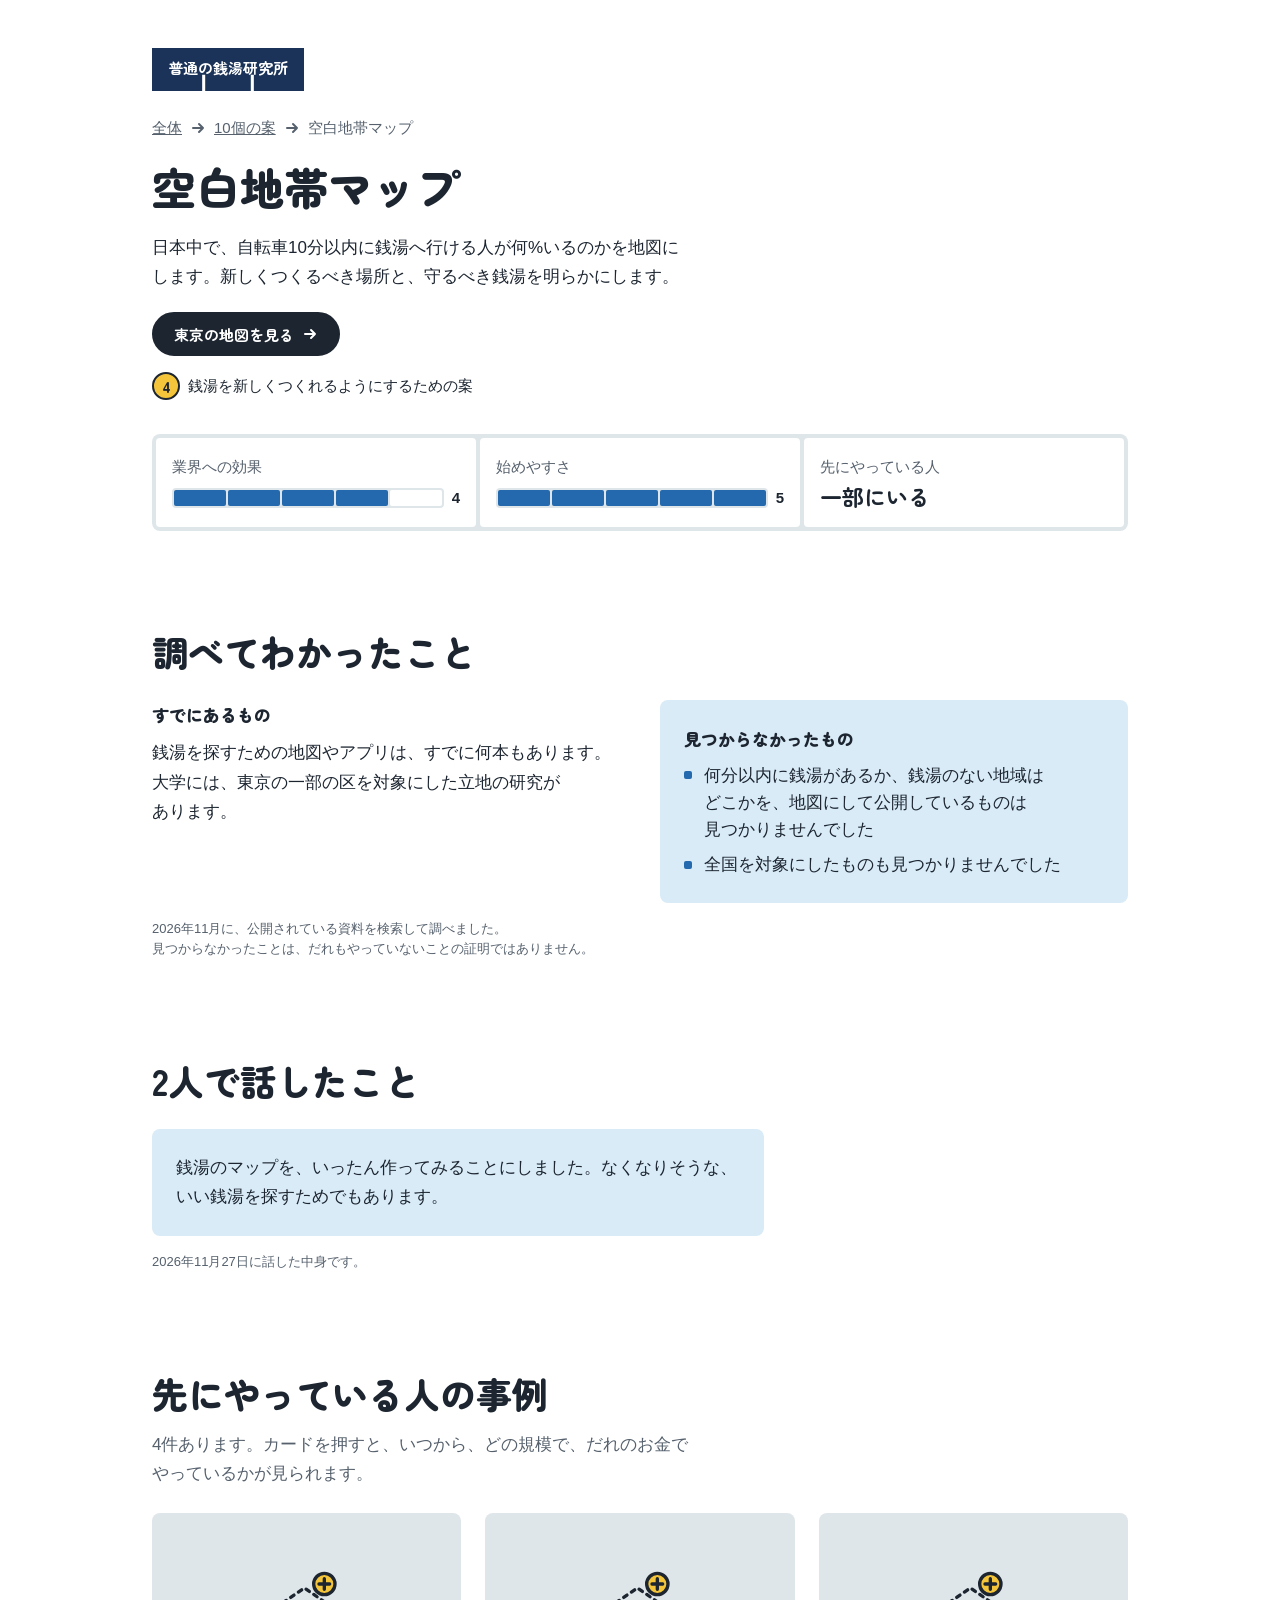
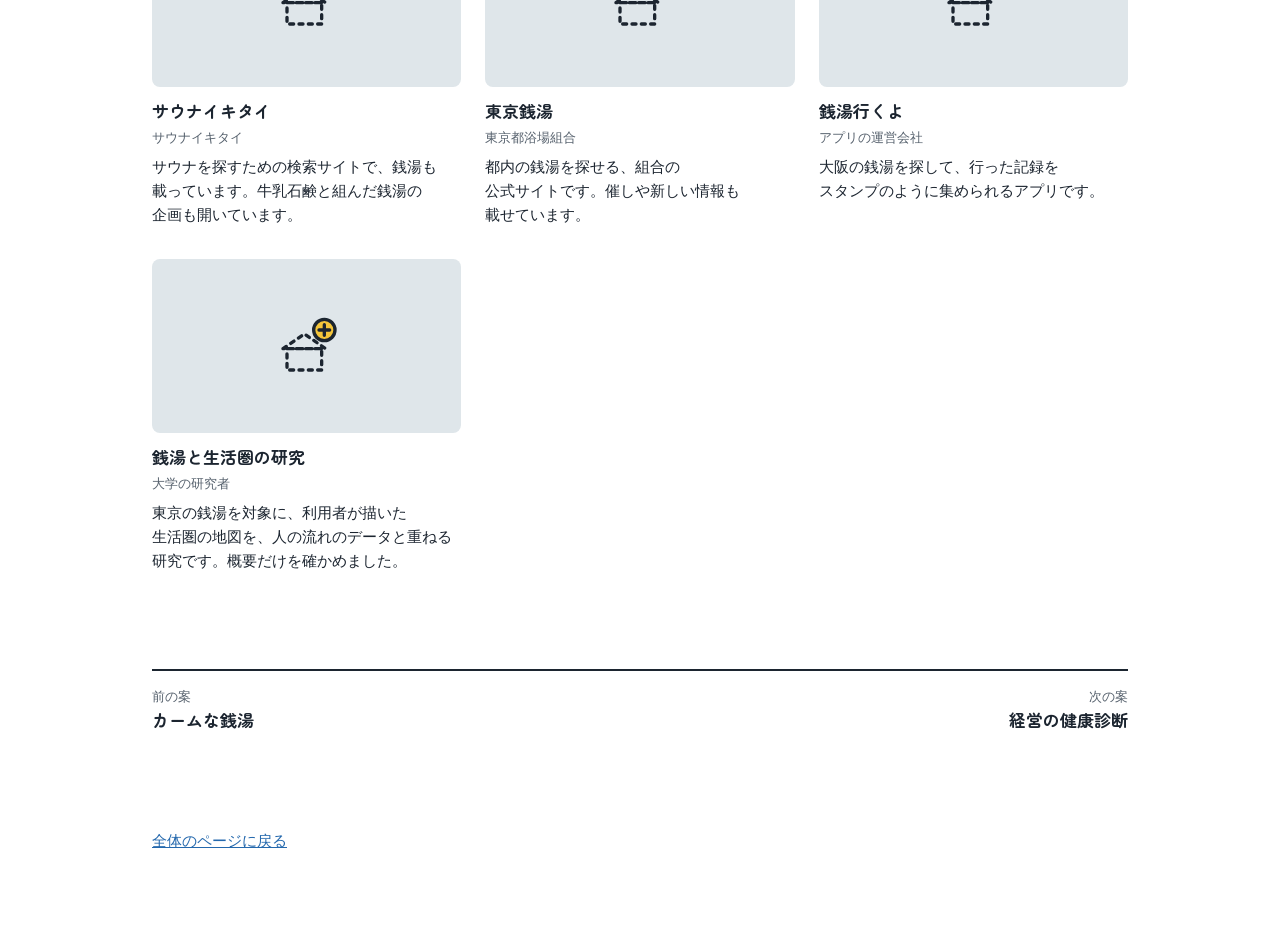
<file: idea-04.html>
<!doctype html>
<html lang="ja">
<head>
<meta charset="utf-8">
<meta name="viewport" content="width=device-width, initial-scale=1">
<title>空白地帯マップ｜普通の銭湯研究所</title>
<meta name="description" content="自転車10分で銭湯に行ける人の割合を地図にする">
<link rel="preconnect" href="https://fonts.googleapis.com">
<link rel="preconnect" href="https://fonts.gstatic.com" crossorigin>
<link href="https://fonts.googleapis.com/css2?family=Zen+Maru+Gothic:wght@700;900&display=swap" rel="stylesheet">
<link rel="stylesheet" href="assets/style.css">
</head>
<body>
<svg class="defs" aria-hidden="true">
  <symbol id="i-sento" viewBox="0 0 48 48"><path class="f-paper" d="M32 24V6h6v18"/><path class="f-noren" d="M6 24 24 12l18 12z"/><path class="f-paper" d="M9 24h30v18H9z"/><path class="f-blue" d="M17 28h14v7H17z"/></symbol>
  <symbol id="i-oke" viewBox="0 0 48 48"><path class="f-paper" d="M22 8h18v10H22z"/><path class="f-oke" d="M8 18h32l-4 22H12z"/><path d="M10 28h28"/></symbol>
  <symbol id="i-yu" viewBox="0 0 48 48"><path class="f-water" d="M6 26h36v6a8 8 0 0 1-8 8H14a8 8 0 0 1-8-8z"/><path d="M16 20c-3-4 3-6 0-10M24 20c-3-4 3-6 0-10M32 20c-3-4 3-6 0-10"/></symbol>
  <symbol id="i-new" viewBox="0 0 48 48"><path stroke-dasharray="3 4" d="M6 26 22 15l16 11zM9 26h26v16H9z"/><circle class="f-oke" cx="37" cy="12" r="8"/><path d="M37 8v8M33 12h8"/></symbol>
  <symbol id="i-net" viewBox="0 0 48 48"><path d="M24 12 10 36h28z"/><circle class="f-blue" cx="24" cy="12" r="6"/><circle class="f-paper" cx="10" cy="36" r="6"/><circle class="f-paper" cx="38" cy="36" r="6"/></symbol>
  <symbol id="bike" viewBox="-12 -24 52 36" overflow="visible"><circle cx="0" cy="0" r="9"/><circle cx="27" cy="0" r="9"/><path d="M0 0 9-13h12l6 13M9-13l5 13H0M21-13l-7 13M6-17h7M19-18h6"/></symbol>
  <symbol id="c-tag" viewBox="0 0 48 48"><path d="M8 8h32"/><path class="f-paper" d="M11 8h8v26h-8z"/><path class="f-blue" d="M21 8h8v26h-8z"/><path class="f-paper" d="M31 8h8v26h-8z"/></symbol>
  <symbol id="c-mix" viewBox="0 0 48 48"><circle class="f-paper" cx="17" cy="14" r="7"/><path class="f-paper" d="M5 42v-8a12 12 0 0 1 24 0v8"/><circle class="f-oke" cx="35" cy="24" r="5"/><path class="f-oke" d="M27 42v-4a8 8 0 0 1 16 0v4"/></symbol>
  <symbol id="c-town" viewBox="0 0 48 48"><path class="f-paper" d="M4 40V22l10-8 10 8v18z"/><path class="f-blue" d="M10 26h8v6h-8z"/><path class="f-paper" d="M24 40V28h10v12zM34 40V24h10v16z"/><path d="M38 30v4"/></symbol>
  <symbol id="c-sun" viewBox="0 0 48 48"><circle class="f-oke" cx="24" cy="26" r="9"/><path d="M24 6v6M8 26h4M36 26h4M11 13l4 4M37 13l-4 4M6 42h36"/></symbol>
  <symbol id="i-arrow" viewBox="0 0 16 16"><path d="M3 8h10M9 4l4 4-4 4"/></symbol>
</svg>
<main>

  <a class="brand" href="index.html">普通の銭湯研究所</a>
  <nav class="crumb" aria-label="いまいる場所"><a href="index.html">全体</a><svg class="arrow" aria-hidden="true"><use href="#i-arrow"/></svg><a href="index.html#ideas">10個の案</a><svg class="arrow" aria-hidden="true"><use href="#i-arrow"/></svg><span>空白地帯マップ</span></nav>
  <div class="idea-head">
    <h1>空白地帯マップ</h1>
    <p class="lead">日本中で、自転車10分以内に銭湯へ行ける人が何%いるのかを地図にします。新しくつくるべき場所と、守るべき銭湯を明らかにします。</p>
    <p class="cta"><a class="btn primary" href="map.html">東京の地図を見る<svg class="arrow" aria-hidden="true"><use href="#i-arrow"/></svg></a></p>
    <a class="of-branch" href="index.html#b4"><span class="mark">4</span><span>銭湯を新しくつくれるようにするための案</span></a>
  </div>
  <div class="facts">
    <div><div class="meter"><span>業界への効果</span><span class="cells" role="img" aria-label="5点のうち4点"><i class="on"></i><i class="on"></i><i class="on"></i><i class="on"></i><i class=""></i></span><b>4</b></div></div>
    <div><div class="meter"><span>始めやすさ</span><span class="cells" role="img" aria-label="5点のうち5点"><i class="on"></i><i class="on"></i><i class="on"></i><i class="on"></i><i class="on"></i></span><b>5</b></div></div>
    <div class="who-big">先にやっている人<b>一部にいる</b></div>
  </div>

  <section class="sec">
    <h2>調べてわかったこと</h2>
    <div class="two">
      <div><h3>すでにあるもの</h3><p>銭湯を探すための地図やアプリは、すでに何本もあります。大学には、東京の一部の区を対象にした立地の研究があります。</p></div>
      <div class="open"><h3>見つからなかったもの</h3><ul class="dots"><li>何分以内に銭湯があるか、銭湯のない地域はどこかを、地図にして公開しているものは見つかりませんでした</li><li>全国を対象にしたものも見つかりませんでした</li></ul></div>
    </div>
    <p class="note">2026年11月に、公開されている資料を検索して調べました。見つからなかったことは、だれもやっていないことの証明ではありません。</p>
  </section>


  <section class="sec">
    <h2>2人で話したこと</h2>
    <p class="talk">銭湯のマップを、いったん作ってみることにしました。なくなりそうな、いい銭湯を探すためでもあります。</p>
    <p class="note">2026年11月27日に話した中身です。</p>
  </section>
  <section class="sec">
    <h2>先にやっている人の事例</h2>
    <p>4件あります。カードを押すと、いつから、どの規模で、だれのお金でやっているかが見られます。</p>
    <ul class="cards"><li><a class="card" href="https://sauna-ikitai.com/" data-detail="d-saunaikitai"><span class="thumb"><img src="https://sauna-ikitai.com/assets/img/ogp.png" alt="" loading="lazy" referrerpolicy="no-referrer" onerror="this.remove()"><svg class="icon" aria-hidden="true"><use href="#i-new"/></svg></span><span class="card-t">サウナイキタイ</span><span class="card-by">サウナイキタイ</span><span class="card-w">サウナを探すための検索サイトで、銭湯も載っています。牛乳石鹸と組んだ銭湯の企画も開いています。</span></a></li><li><a class="card" href="https://www.1010.or.jp/" data-detail="d-tokyo1010"><span class="thumb"><img src="https://www.1010.or.jp/wp/wp-content/themes/sento/images/mainimg3.jpg" alt="" loading="lazy" referrerpolicy="no-referrer" onerror="this.remove()"><svg class="icon" aria-hidden="true"><use href="#i-new"/></svg></span><span class="card-t">東京銭湯</span><span class="card-by">東京都浴場組合</span><span class="card-w">都内の銭湯を探せる、組合の公式サイトです。催しや新しい情報も載せています。</span></a></li><li><a class="card" href="https://www.bcnretail.com/market/detail/20250710_535039.html" data-detail="d-ikuyo"><span class="thumb"><img src="https://www.bcnretail.com/files/topics/535039_ext_05_0.jpg" alt="" loading="lazy" referrerpolicy="no-referrer" onerror="this.remove()"><svg class="icon" aria-hidden="true"><use href="#i-new"/></svg></span><span class="card-t">銭湯行くよ</span><span class="card-by">アプリの運営会社</span><span class="card-w">大阪の銭湯を探して、行った記録をスタンプのように集められるアプリです。</span></a></li><li><a class="card" href="https://joras.csis.u-tokyo.ac.jp/project/?id=1477" data-detail="d-joras"><span class="thumb"><svg class="icon" aria-hidden="true"><use href="#i-new"/></svg></span><span class="card-t">銭湯と生活圏の研究</span><span class="card-by">大学の研究者</span><span class="card-w">東京の銭湯を対象に、利用者が描いた生活圏の地図を、人の流れのデータと重ねる研究です。概要だけを確かめました。</span></a></li></ul>
    <template id="d-saunaikitai"><span class="thumb"><img src="https://sauna-ikitai.com/assets/img/ogp.png" alt="" loading="lazy" referrerpolicy="no-referrer" onerror="this.remove()"><svg class="icon" aria-hidden="true"><use href="#i-new"/></svg></span><p class="dlg-credit">画像はサウナイキタイのページのものです。</p><div class="dlg-body"><h2>サウナイキタイ</h2><p class="dlg-by">サウナイキタイ</p><dl><div><dt>していること</dt><dd>サウナを探すための検索サイトで、銭湯も載っています。牛乳石鹸と組んだ銭湯の企画も開いています。</dd></div><div><dt>いつから</dt><dd>続いているサービス</dd></div><div><dt>規模</dt><dd>日本最大のサウナ検索サイトとうたっています</dd></div><div><dt>お金を出す人</dt><dd>確かめられませんでした</dd></div><div><dt>出どころ</dt><dd>サウナイキタイ、公開日は不明</dd></div></dl><div class="dlg-actions"><a class="btn primary" href="https://sauna-ikitai.com/" target="_blank" rel="noopener">出どころを開く<svg class="arrow" aria-hidden="true"><use href="#i-arrow"/></svg></a><button class="btn" type="button" data-close>閉じる</button></div></div></template><template id="d-tokyo1010"><span class="thumb"><img src="https://www.1010.or.jp/wp/wp-content/themes/sento/images/mainimg3.jpg" alt="" loading="lazy" referrerpolicy="no-referrer" onerror="this.remove()"><svg class="icon" aria-hidden="true"><use href="#i-new"/></svg></span><p class="dlg-credit">画像は東京銭湯の公式サイトのページのものです。</p><div class="dlg-body"><h2>東京銭湯</h2><p class="dlg-by">東京都浴場組合</p><dl><div><dt>していること</dt><dd>都内の銭湯を探せる、組合の公式サイトです。催しや新しい情報も載せています。</dd></div><div><dt>いつから</dt><dd>続いているサービス</dd></div><div><dt>規模</dt><dd>都内の組合加盟の銭湯</dd></div><div><dt>お金を出す人</dt><dd>浴場組合</dd></div><div><dt>出どころ</dt><dd>東京銭湯の公式サイト、公開日は不明</dd></div></dl><div class="dlg-actions"><a class="btn primary" href="https://www.1010.or.jp/" target="_blank" rel="noopener">出どころを開く<svg class="arrow" aria-hidden="true"><use href="#i-arrow"/></svg></a><button class="btn" type="button" data-close>閉じる</button></div></div></template><template id="d-ikuyo"><span class="thumb"><img src="https://www.bcnretail.com/files/topics/535039_ext_05_0.jpg" alt="" loading="lazy" referrerpolicy="no-referrer" onerror="this.remove()"><svg class="icon" aria-hidden="true"><use href="#i-new"/></svg></span><p class="dlg-credit">画像はBCN+Rのページのものです。</p><div class="dlg-body"><h2>銭湯行くよ</h2><p class="dlg-by">アプリの運営会社</p><dl><div><dt>していること</dt><dd>大阪の銭湯を探して、行った記録をスタンプのように集められるアプリです。</dd></div><div><dt>いつから</dt><dd>2025年7月に公開</dd></div><div><dt>規模</dt><dd>大阪の220軒</dd></div><div><dt>お金を出す人</dt><dd>確かめられませんでした</dd></div><div><dt>出どころ</dt><dd>BCN+R、2025年7月10日の資料</dd></div></dl><div class="dlg-actions"><a class="btn primary" href="https://www.bcnretail.com/market/detail/20250710_535039.html" target="_blank" rel="noopener">出どころを開く<svg class="arrow" aria-hidden="true"><use href="#i-arrow"/></svg></a><button class="btn" type="button" data-close>閉じる</button></div></div></template><template id="d-joras"><span class="thumb"><svg class="icon" aria-hidden="true"><use href="#i-new"/></svg></span><div class="dlg-body"><h2>銭湯と生活圏の研究</h2><p class="dlg-by">大学の研究者</p><dl><div><dt>していること</dt><dd>東京の銭湯を対象に、利用者が描いた生活圏の地図を、人の流れのデータと重ねる研究です。概要だけを確かめました。</dd></div><div><dt>いつから</dt><dd>進行中とされています</dd></div><div><dt>規模</dt><dd>東京都の一部</dd></div><div><dt>お金を出す人</dt><dd>研究費</dd></div><div><dt>出どころ</dt><dd>東京大学の空間情報科学研究センター、公開日は不明</dd></div></dl><div class="dlg-actions"><a class="btn primary" href="https://joras.csis.u-tokyo.ac.jp/project/?id=1477" target="_blank" rel="noopener">出どころを開く<svg class="arrow" aria-hidden="true"><use href="#i-arrow"/></svg></a><button class="btn" type="button" data-close>閉じる</button></div></div></template>
  </section>

  <nav class="pager" aria-label="ほかの案">
    <a href="idea-03.html"><small>前の案</small>カームな銭湯</a>
    <a class="next" href="idea-05.html"><small>次の案</small>経営の健康診断</a>
  </nav>
  <footer><a href="index.html">全体のページに戻る</a></footer>
</main>
<dialog id="case" aria-label="事例のくわしい中身"><div class="dlg-in"></div></dialog>
<script>
// カードを押すと、その事例のくわしい中身を重ねて開く
var dlg = document.getElementById("case");
document.querySelectorAll(".card").forEach(function (card) {
  card.addEventListener("click", function (ev) {
    ev.preventDefault();
    dlg.querySelector(".dlg-in").innerHTML = document.getElementById(card.dataset.detail).innerHTML;
    dlg.showModal();
    dlg.scrollTop = 0;
  });
});
dlg.addEventListener("click", function (ev) {
  if (ev.target === dlg || ev.target.closest("[data-close]")) dlg.close();
});
</script>
</body>
</html>
</file>
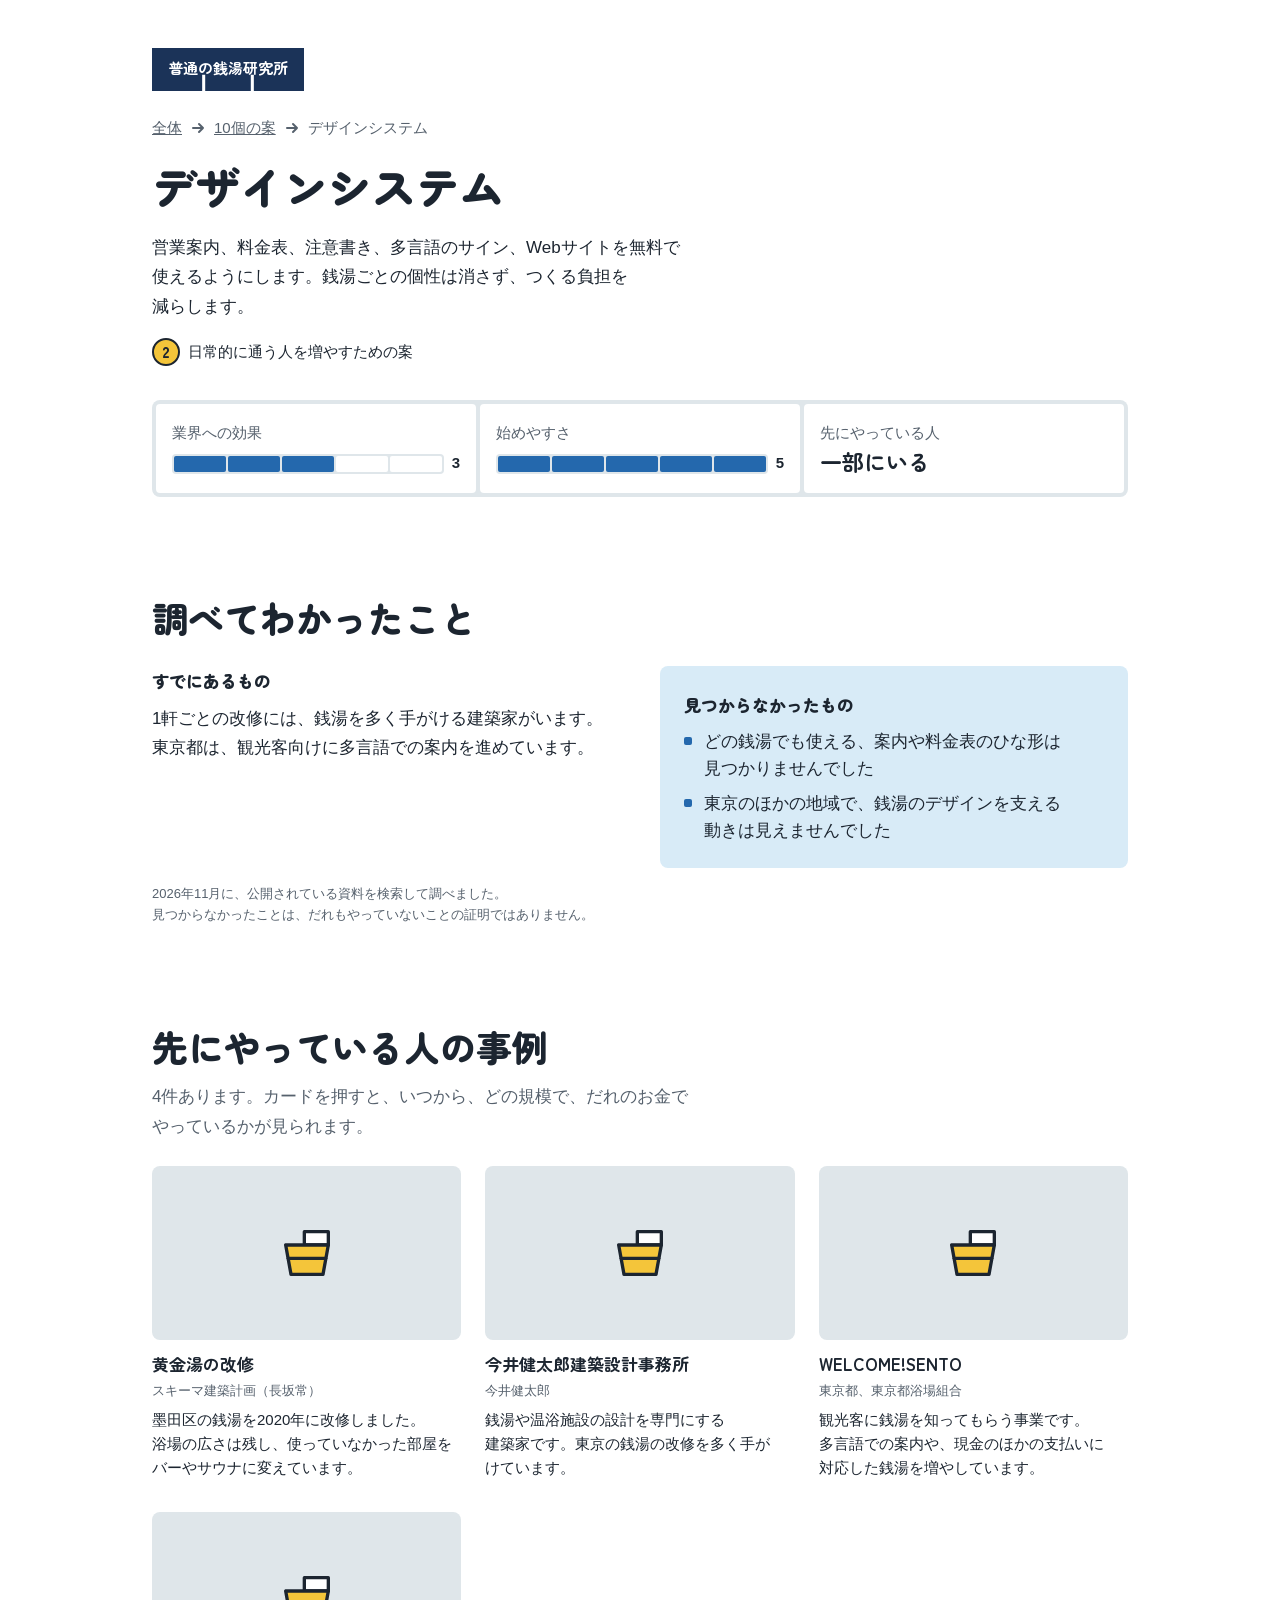
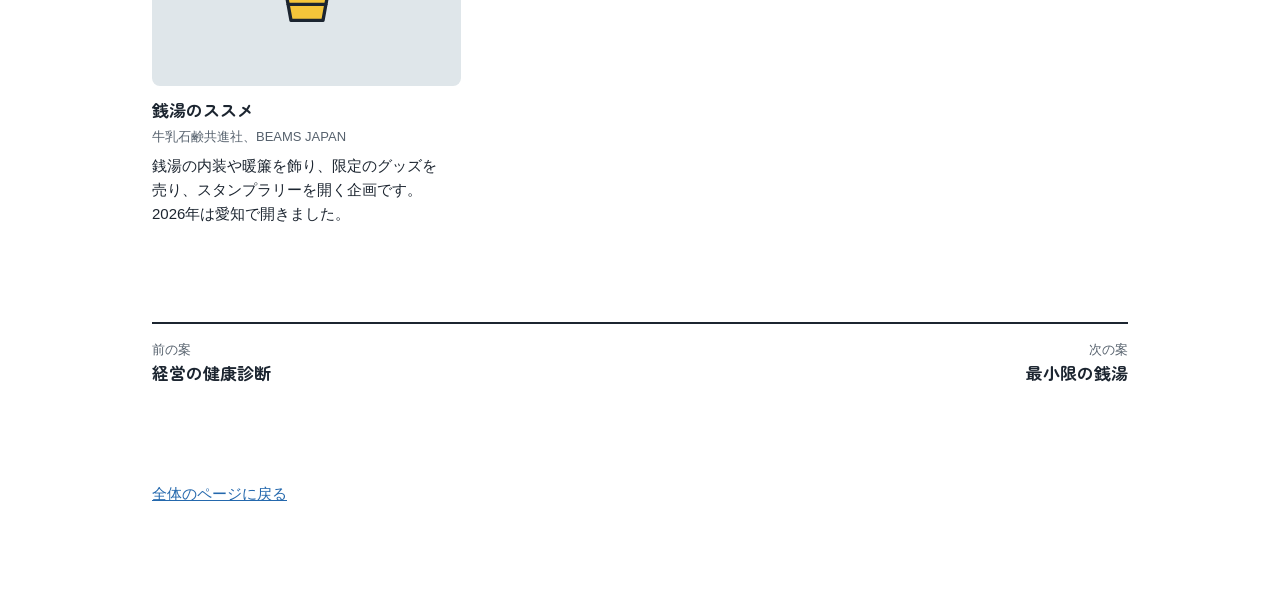
<file: idea-06.html>
<!doctype html>
<html lang="ja">
<head>
<meta charset="utf-8">
<meta name="viewport" content="width=device-width, initial-scale=1">
<title>デザインシステム｜普通の銭湯研究所</title>
<meta name="description" content="料金表やサインを、無料で使えるようにする">
<link rel="preconnect" href="https://fonts.googleapis.com">
<link rel="preconnect" href="https://fonts.gstatic.com" crossorigin>
<link href="https://fonts.googleapis.com/css2?family=Zen+Maru+Gothic:wght@700;900&display=swap" rel="stylesheet">
<link rel="stylesheet" href="assets/style.css">
</head>
<body>
<svg class="defs" aria-hidden="true">
  <symbol id="i-sento" viewBox="0 0 48 48"><path class="f-paper" d="M32 24V6h6v18"/><path class="f-noren" d="M6 24 24 12l18 12z"/><path class="f-paper" d="M9 24h30v18H9z"/><path class="f-blue" d="M17 28h14v7H17z"/></symbol>
  <symbol id="i-oke" viewBox="0 0 48 48"><path class="f-paper" d="M22 8h18v10H22z"/><path class="f-oke" d="M8 18h32l-4 22H12z"/><path d="M10 28h28"/></symbol>
  <symbol id="i-yu" viewBox="0 0 48 48"><path class="f-water" d="M6 26h36v6a8 8 0 0 1-8 8H14a8 8 0 0 1-8-8z"/><path d="M16 20c-3-4 3-6 0-10M24 20c-3-4 3-6 0-10M32 20c-3-4 3-6 0-10"/></symbol>
  <symbol id="i-new" viewBox="0 0 48 48"><path stroke-dasharray="3 4" d="M6 26 22 15l16 11zM9 26h26v16H9z"/><circle class="f-oke" cx="37" cy="12" r="8"/><path d="M37 8v8M33 12h8"/></symbol>
  <symbol id="i-net" viewBox="0 0 48 48"><path d="M24 12 10 36h28z"/><circle class="f-blue" cx="24" cy="12" r="6"/><circle class="f-paper" cx="10" cy="36" r="6"/><circle class="f-paper" cx="38" cy="36" r="6"/></symbol>
  <symbol id="bike" viewBox="-12 -24 52 36" overflow="visible"><circle cx="0" cy="0" r="9"/><circle cx="27" cy="0" r="9"/><path d="M0 0 9-13h12l6 13M9-13l5 13H0M21-13l-7 13M6-17h7M19-18h6"/></symbol>
  <symbol id="c-tag" viewBox="0 0 48 48"><path d="M8 8h32"/><path class="f-paper" d="M11 8h8v26h-8z"/><path class="f-blue" d="M21 8h8v26h-8z"/><path class="f-paper" d="M31 8h8v26h-8z"/></symbol>
  <symbol id="c-mix" viewBox="0 0 48 48"><circle class="f-paper" cx="17" cy="14" r="7"/><path class="f-paper" d="M5 42v-8a12 12 0 0 1 24 0v8"/><circle class="f-oke" cx="35" cy="24" r="5"/><path class="f-oke" d="M27 42v-4a8 8 0 0 1 16 0v4"/></symbol>
  <symbol id="c-town" viewBox="0 0 48 48"><path class="f-paper" d="M4 40V22l10-8 10 8v18z"/><path class="f-blue" d="M10 26h8v6h-8z"/><path class="f-paper" d="M24 40V28h10v12zM34 40V24h10v16z"/><path d="M38 30v4"/></symbol>
  <symbol id="c-sun" viewBox="0 0 48 48"><circle class="f-oke" cx="24" cy="26" r="9"/><path d="M24 6v6M8 26h4M36 26h4M11 13l4 4M37 13l-4 4M6 42h36"/></symbol>
  <symbol id="i-arrow" viewBox="0 0 16 16"><path d="M3 8h10M9 4l4 4-4 4"/></symbol>
</svg>
<main>

  <a class="brand" href="index.html">普通の銭湯研究所</a>
  <nav class="crumb" aria-label="いまいる場所"><a href="index.html">全体</a><svg class="arrow" aria-hidden="true"><use href="#i-arrow"/></svg><a href="index.html#ideas">10個の案</a><svg class="arrow" aria-hidden="true"><use href="#i-arrow"/></svg><span>デザインシステム</span></nav>
  <div class="idea-head">
    <h1>デザインシステム</h1>
    <p class="lead">営業案内、料金表、注意書き、多言語のサイン、Webサイトを無料で使えるようにします。銭湯ごとの個性は消さず、つくる負担を減らします。</p>
    
    <a class="of-branch" href="index.html#b2"><span class="mark">2</span><span>日常的に通う人を増やすための案</span></a>
  </div>
  <div class="facts">
    <div><div class="meter"><span>業界への効果</span><span class="cells" role="img" aria-label="5点のうち3点"><i class="on"></i><i class="on"></i><i class="on"></i><i class=""></i><i class=""></i></span><b>3</b></div></div>
    <div><div class="meter"><span>始めやすさ</span><span class="cells" role="img" aria-label="5点のうち5点"><i class="on"></i><i class="on"></i><i class="on"></i><i class="on"></i><i class="on"></i></span><b>5</b></div></div>
    <div class="who-big">先にやっている人<b>一部にいる</b></div>
  </div>

  <section class="sec">
    <h2>調べてわかったこと</h2>
    <div class="two">
      <div><h3>すでにあるもの</h3><p>1軒ごとの改修には、銭湯を多く手がける建築家がいます。東京都は、観光客向けに多言語での案内を進めています。</p></div>
      <div class="open"><h3>見つからなかったもの</h3><ul class="dots"><li>どの銭湯でも使える、案内や料金表のひな形は見つかりませんでした</li><li>東京のほかの地域で、銭湯のデザインを支える動きは見えませんでした</li></ul></div>
    </div>
    <p class="note">2026年11月に、公開されている資料を検索して調べました。見つからなかったことは、だれもやっていないことの証明ではありません。</p>
  </section>


  <section class="sec">
    <h2>先にやっている人の事例</h2>
    <p>4件あります。カードを押すと、いつから、どの規模で、だれのお金でやっているかが見られます。</p>
    <ul class="cards"><li><a class="card" href="https://casabrutus.com/architecture/154272" data-detail="d-schemata"><span class="thumb"><img src="https://wp2022.casabrutus.com/wp-content/uploads/2020/09/0904koganeyu_1200.jpg" alt="" loading="lazy" referrerpolicy="no-referrer" onerror="this.remove()"><svg class="icon" aria-hidden="true"><use href="#i-oke"/></svg></span><span class="card-t">黄金湯の改修</span><span class="card-by">スキーマ建築計画（長坂常）</span><span class="card-w">墨田区の銭湯を2020年に改修しました。浴場の広さは残し、使っていなかった部屋をバーやサウナに変えています。</span></a></li><li><a class="card" href="https://www.timeout.jp/tokyo/ja/things-to-do/imaikentaro" data-detail="d-imai"><span class="thumb"><img src="https://media.timeout.com/images/103932706/image.jpg" alt="" loading="lazy" referrerpolicy="no-referrer" onerror="this.remove()"><svg class="icon" aria-hidden="true"><use href="#i-oke"/></svg></span><span class="card-t">今井健太郎建築設計事務所</span><span class="card-by">今井健太郎</span><span class="card-w">銭湯や温浴施設の設計を専門にする建築家です。東京の銭湯の改修を多く手がけています。</span></a></li><li><a class="card" href="https://www.metro.tokyo.lg.jp/information/press/2025/08/2025082804" data-detail="d-welcome"><span class="thumb"><img src="https://www.metro.tokyo.lg.jp/documents/45925314/163011744/20250828_05_15.png/10b397a7-656b-136e-db3a-e91888a101b0?version=1.0&amp;t=1756284828685&amp;imagePreview=1" alt="" loading="lazy" referrerpolicy="no-referrer" onerror="this.remove()"><svg class="icon" aria-hidden="true"><use href="#i-oke"/></svg></span><span class="card-t">WELCOME!SENTO</span><span class="card-by">東京都、東京都浴場組合</span><span class="card-w">観光客に銭湯を知ってもらう事業です。多言語での案内や、現金のほかの支払いに対応した銭湯を増やしています。</span></a></li><li><a class="card" href="https://www.beams.co.jp/special/sentou2026/" data-detail="d-susume"><span class="thumb"><svg class="icon" aria-hidden="true"><use href="#i-oke"/></svg></span><span class="card-t">銭湯のススメ</span><span class="card-by">牛乳石鹸共進社、BEAMS JAPAN</span><span class="card-w">銭湯の内装や暖簾を飾り、限定のグッズを売り、スタンプラリーを開く企画です。2026年は愛知で開きました。</span></a></li></ul>
    <template id="d-schemata"><span class="thumb"><img src="https://wp2022.casabrutus.com/wp-content/uploads/2020/09/0904koganeyu_1200.jpg" alt="" loading="lazy" referrerpolicy="no-referrer" onerror="this.remove()"><svg class="icon" aria-hidden="true"><use href="#i-oke"/></svg></span><p class="dlg-credit">画像はCasa BRUTUSのページのものです。</p><div class="dlg-body"><h2>黄金湯の改修</h2><p class="dlg-by">スキーマ建築計画（長坂常）</p><dl><div><dt>していること</dt><dd>墨田区の銭湯を2020年に改修しました。浴場の広さは残し、使っていなかった部屋をバーやサウナに変えています。</dd></div><div><dt>いつから</dt><dd>2020年</dd></div><div><dt>規模</dt><dd>その後、狛江湯なども手がけています</dd></div><div><dt>お金を出す人</dt><dd>銭湯の経営者。工事の途中でクラウドファンディングも募りました</dd></div><div><dt>出どころ</dt><dd>Casa BRUTUS、2020年10月2日の資料</dd></div></dl><div class="dlg-actions"><a class="btn primary" href="https://casabrutus.com/architecture/154272" target="_blank" rel="noopener">出どころを開く<svg class="arrow" aria-hidden="true"><use href="#i-arrow"/></svg></a><button class="btn" type="button" data-close>閉じる</button></div></div></template><template id="d-imai"><span class="thumb"><img src="https://media.timeout.com/images/103932706/image.jpg" alt="" loading="lazy" referrerpolicy="no-referrer" onerror="this.remove()"><svg class="icon" aria-hidden="true"><use href="#i-oke"/></svg></span><p class="dlg-credit">画像はTime Out Tokyoのページのものです。</p><div class="dlg-body"><h2>今井健太郎建築設計事務所</h2><p class="dlg-by">今井健太郎</p><dl><div><dt>していること</dt><dd>銭湯や温浴施設の設計を専門にする建築家です。東京の銭湯の改修を多く手がけています。</dd></div><div><dt>いつから</dt><dd>1998年に設立</dd></div><div><dt>規模</dt><dd>銭湯は15軒と紹介されています。取材のときの数字です</dd></div><div><dt>お金を出す人</dt><dd>銭湯の経営者</dd></div><div><dt>出どころ</dt><dd>Time Out Tokyo、2017年7月9日の資料</dd></div></dl><div class="dlg-actions"><a class="btn primary" href="https://www.timeout.jp/tokyo/ja/things-to-do/imaikentaro" target="_blank" rel="noopener">出どころを開く<svg class="arrow" aria-hidden="true"><use href="#i-arrow"/></svg></a><button class="btn" type="button" data-close>閉じる</button></div></div></template><template id="d-welcome"><span class="thumb"><img src="https://www.metro.tokyo.lg.jp/documents/45925314/163011744/20250828_05_15.png/10b397a7-656b-136e-db3a-e91888a101b0?version=1.0&amp;t=1756284828685&amp;imagePreview=1" alt="" loading="lazy" referrerpolicy="no-referrer" onerror="this.remove()"><svg class="icon" aria-hidden="true"><use href="#i-oke"/></svg></span><p class="dlg-credit">画像は東京都の発表のページのものです。</p><div class="dlg-body"><h2>WELCOME!SENTO</h2><p class="dlg-by">東京都、東京都浴場組合</p><dl><div><dt>していること</dt><dd>観光客に銭湯を知ってもらう事業です。多言語での案内や、現金のほかの支払いに対応した銭湯を増やしています。</dd></div><div><dt>いつから</dt><dd>2024年に試し、2025年9月から本格的に開始</dd></div><div><dt>規模</dt><dd>外国人の受け入れに対応した銭湯として63軒を認定したと報じられています</dd></div><div><dt>お金を出す人</dt><dd>東京都の予算</dd></div><div><dt>出どころ</dt><dd>東京都の発表、2025年8月28日の資料</dd></div></dl><div class="dlg-actions"><a class="btn primary" href="https://www.metro.tokyo.lg.jp/information/press/2025/08/2025082804" target="_blank" rel="noopener">出どころを開く<svg class="arrow" aria-hidden="true"><use href="#i-arrow"/></svg></a><button class="btn" type="button" data-close>閉じる</button></div></div></template><template id="d-susume"><span class="thumb"><svg class="icon" aria-hidden="true"><use href="#i-oke"/></svg></span><div class="dlg-body"><h2>銭湯のススメ</h2><p class="dlg-by">牛乳石鹸共進社、BEAMS JAPAN</p><dl><div><dt>していること</dt><dd>銭湯の内装や暖簾を飾り、限定のグッズを売り、スタンプラリーを開く企画です。2026年は愛知で開きました。</dd></div><div><dt>いつから</dt><dd>2019年から毎年のように開催</dd></div><div><dt>規模</dt><dd>2026年は愛知県内の約50軒</dd></div><div><dt>お金を出す人</dt><dd>企業の宣伝の費用</dd></div><div><dt>出どころ</dt><dd>BEAMSの特設サイト、2026年の資料</dd></div></dl><div class="dlg-actions"><a class="btn primary" href="https://www.beams.co.jp/special/sentou2026/" target="_blank" rel="noopener">出どころを開く<svg class="arrow" aria-hidden="true"><use href="#i-arrow"/></svg></a><button class="btn" type="button" data-close>閉じる</button></div></div></template>
  </section>

  <nav class="pager" aria-label="ほかの案">
    <a href="idea-05.html"><small>前の案</small>経営の健康診断</a>
    <a class="next" href="idea-07.html"><small>次の案</small>最小限の銭湯</a>
  </nav>
  <footer><a href="index.html">全体のページに戻る</a></footer>
</main>
<dialog id="case" aria-label="事例のくわしい中身"><div class="dlg-in"></div></dialog>
<script>
// カードを押すと、その事例のくわしい中身を重ねて開く
var dlg = document.getElementById("case");
document.querySelectorAll(".card").forEach(function (card) {
  card.addEventListener("click", function (ev) {
    ev.preventDefault();
    dlg.querySelector(".dlg-in").innerHTML = document.getElementById(card.dataset.detail).innerHTML;
    dlg.showModal();
    dlg.scrollTop = 0;
  });
});
dlg.addEventListener("click", function (ev) {
  if (ev.target === dlg || ev.target.closest("[data-close]")) dlg.close();
});
</script>
</body>
</html>
</file>
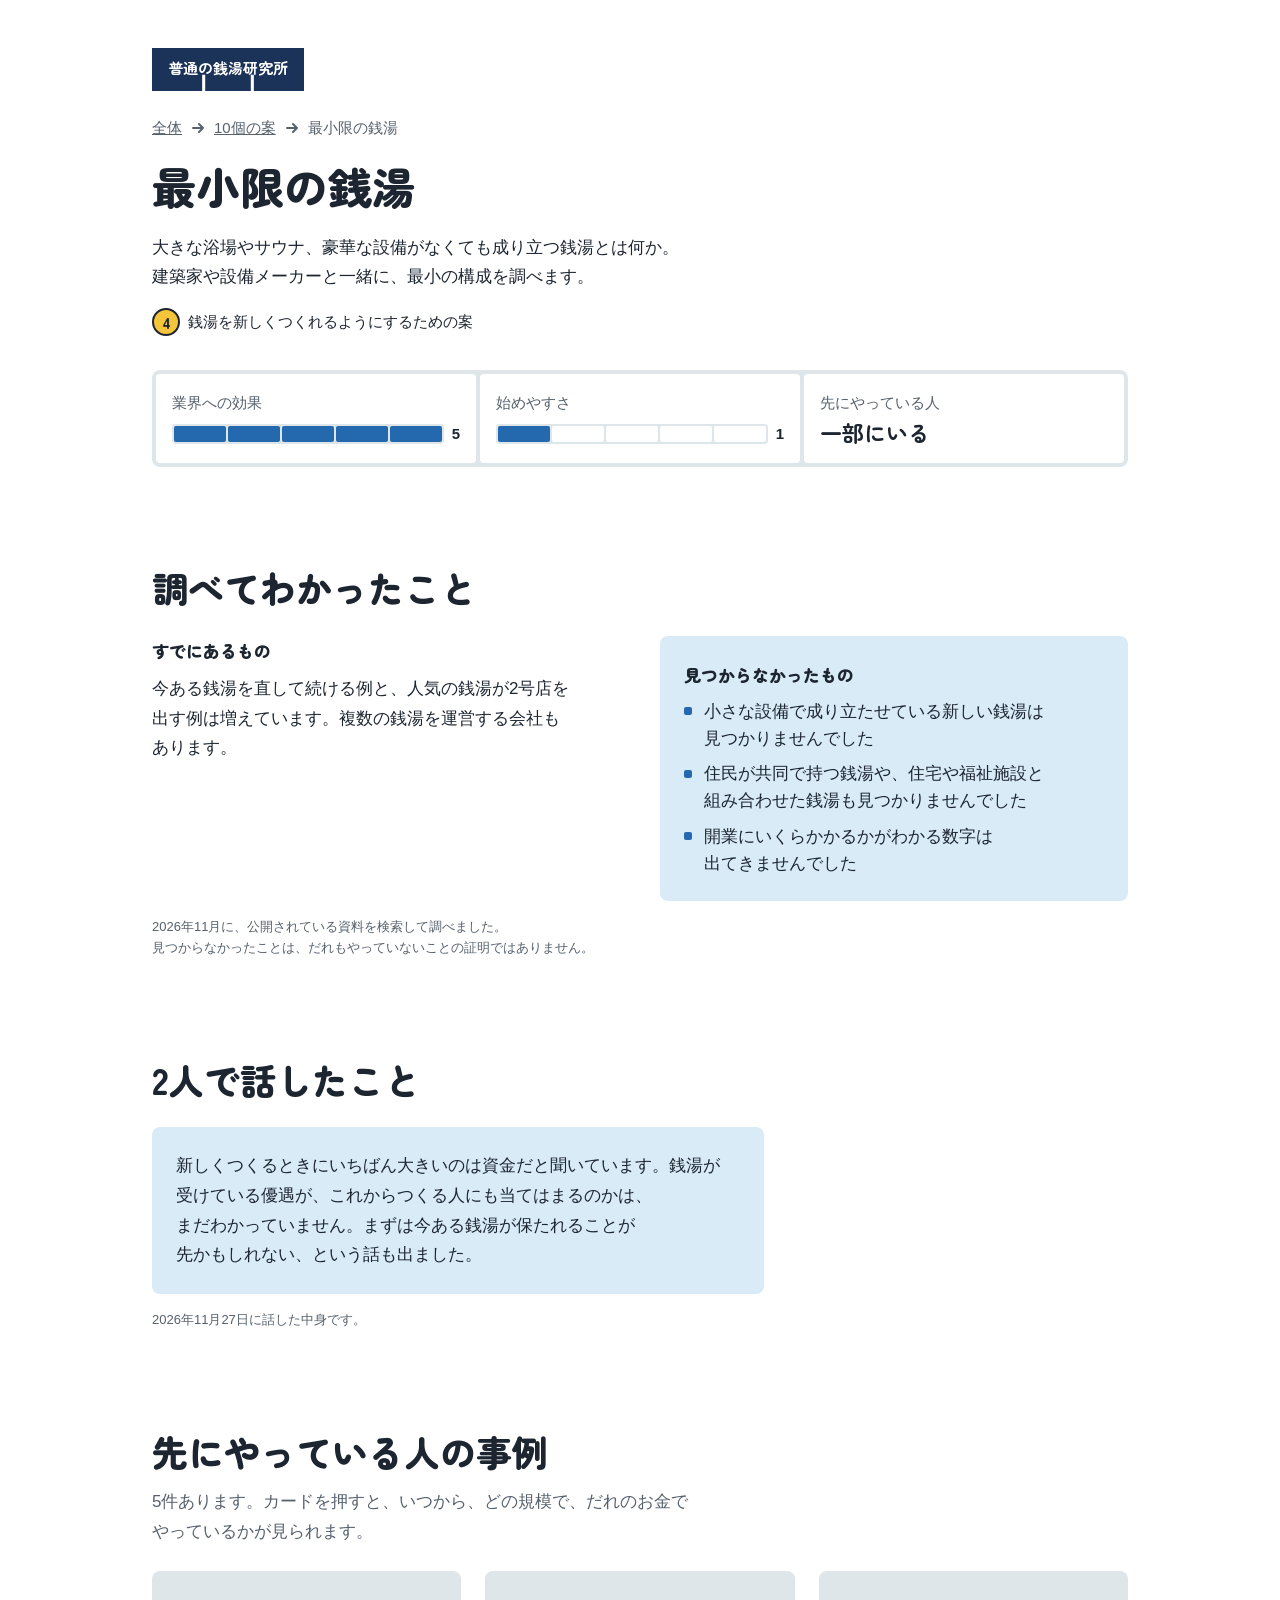
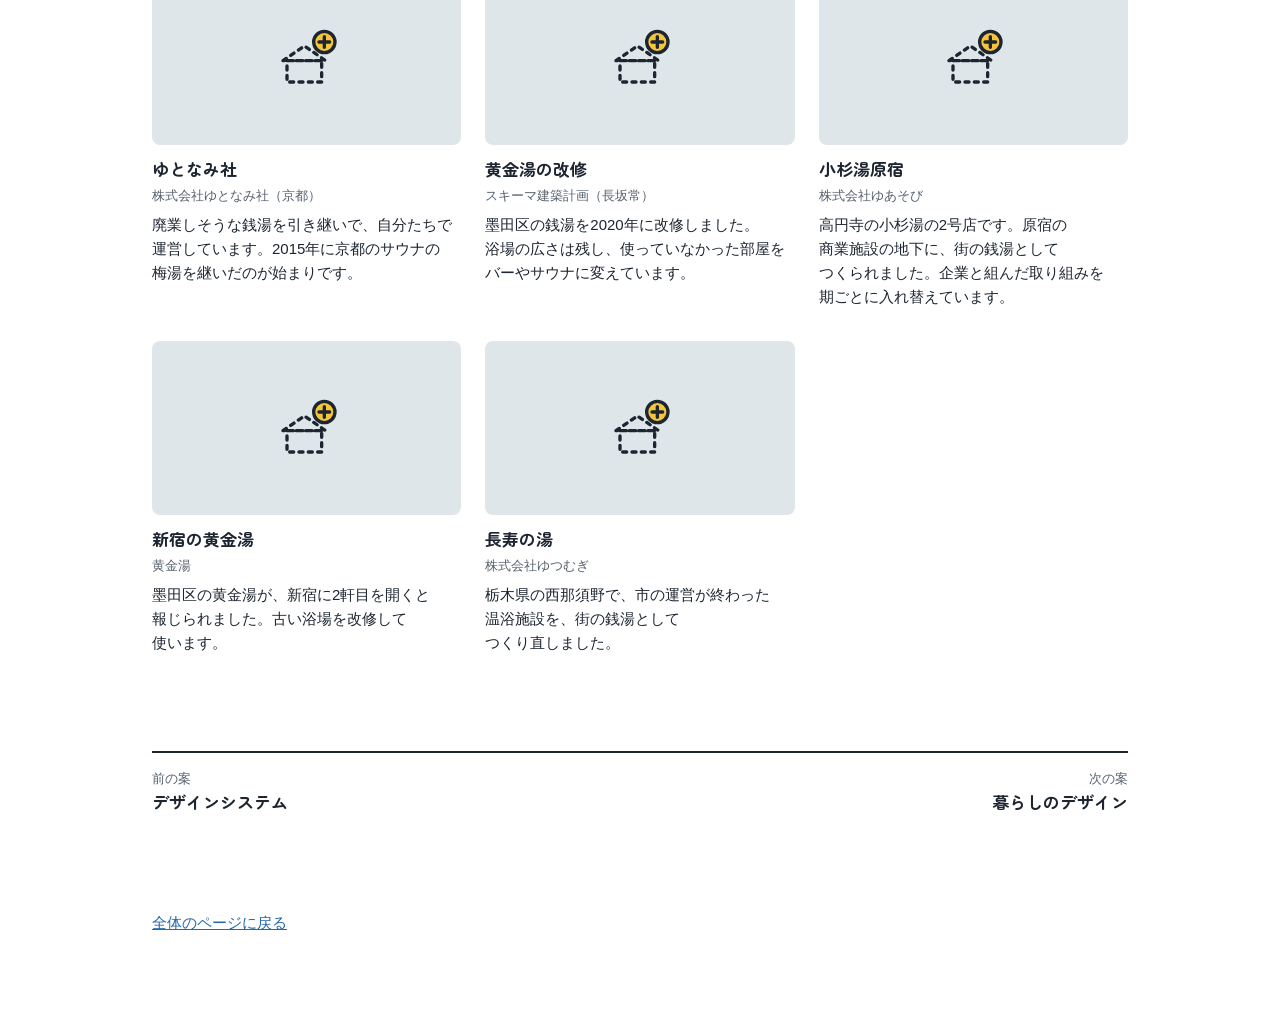
<file: idea-07.html>
<!doctype html>
<html lang="ja">
<head>
<meta charset="utf-8">
<meta name="viewport" content="width=device-width, initial-scale=1">
<title>最小限の銭湯｜普通の銭湯研究所</title>
<meta name="description" content="豪華な設備がなくても成り立つ形を調べる">
<link rel="preconnect" href="https://fonts.googleapis.com">
<link rel="preconnect" href="https://fonts.gstatic.com" crossorigin>
<link href="https://fonts.googleapis.com/css2?family=Zen+Maru+Gothic:wght@700;900&display=swap" rel="stylesheet">
<link rel="stylesheet" href="assets/style.css">
</head>
<body>
<svg class="defs" aria-hidden="true">
  <symbol id="i-sento" viewBox="0 0 48 48"><path class="f-paper" d="M32 24V6h6v18"/><path class="f-noren" d="M6 24 24 12l18 12z"/><path class="f-paper" d="M9 24h30v18H9z"/><path class="f-blue" d="M17 28h14v7H17z"/></symbol>
  <symbol id="i-oke" viewBox="0 0 48 48"><path class="f-paper" d="M22 8h18v10H22z"/><path class="f-oke" d="M8 18h32l-4 22H12z"/><path d="M10 28h28"/></symbol>
  <symbol id="i-yu" viewBox="0 0 48 48"><path class="f-water" d="M6 26h36v6a8 8 0 0 1-8 8H14a8 8 0 0 1-8-8z"/><path d="M16 20c-3-4 3-6 0-10M24 20c-3-4 3-6 0-10M32 20c-3-4 3-6 0-10"/></symbol>
  <symbol id="i-new" viewBox="0 0 48 48"><path stroke-dasharray="3 4" d="M6 26 22 15l16 11zM9 26h26v16H9z"/><circle class="f-oke" cx="37" cy="12" r="8"/><path d="M37 8v8M33 12h8"/></symbol>
  <symbol id="i-net" viewBox="0 0 48 48"><path d="M24 12 10 36h28z"/><circle class="f-blue" cx="24" cy="12" r="6"/><circle class="f-paper" cx="10" cy="36" r="6"/><circle class="f-paper" cx="38" cy="36" r="6"/></symbol>
  <symbol id="bike" viewBox="-12 -24 52 36" overflow="visible"><circle cx="0" cy="0" r="9"/><circle cx="27" cy="0" r="9"/><path d="M0 0 9-13h12l6 13M9-13l5 13H0M21-13l-7 13M6-17h7M19-18h6"/></symbol>
  <symbol id="c-tag" viewBox="0 0 48 48"><path d="M8 8h32"/><path class="f-paper" d="M11 8h8v26h-8z"/><path class="f-blue" d="M21 8h8v26h-8z"/><path class="f-paper" d="M31 8h8v26h-8z"/></symbol>
  <symbol id="c-mix" viewBox="0 0 48 48"><circle class="f-paper" cx="17" cy="14" r="7"/><path class="f-paper" d="M5 42v-8a12 12 0 0 1 24 0v8"/><circle class="f-oke" cx="35" cy="24" r="5"/><path class="f-oke" d="M27 42v-4a8 8 0 0 1 16 0v4"/></symbol>
  <symbol id="c-town" viewBox="0 0 48 48"><path class="f-paper" d="M4 40V22l10-8 10 8v18z"/><path class="f-blue" d="M10 26h8v6h-8z"/><path class="f-paper" d="M24 40V28h10v12zM34 40V24h10v16z"/><path d="M38 30v4"/></symbol>
  <symbol id="c-sun" viewBox="0 0 48 48"><circle class="f-oke" cx="24" cy="26" r="9"/><path d="M24 6v6M8 26h4M36 26h4M11 13l4 4M37 13l-4 4M6 42h36"/></symbol>
  <symbol id="i-arrow" viewBox="0 0 16 16"><path d="M3 8h10M9 4l4 4-4 4"/></symbol>
</svg>
<main>

  <a class="brand" href="index.html">普通の銭湯研究所</a>
  <nav class="crumb" aria-label="いまいる場所"><a href="index.html">全体</a><svg class="arrow" aria-hidden="true"><use href="#i-arrow"/></svg><a href="index.html#ideas">10個の案</a><svg class="arrow" aria-hidden="true"><use href="#i-arrow"/></svg><span>最小限の銭湯</span></nav>
  <div class="idea-head">
    <h1>最小限の銭湯</h1>
    <p class="lead">大きな浴場やサウナ、豪華な設備がなくても成り立つ銭湯とは何か。建築家や設備メーカーと一緒に、最小の構成を調べます。</p>
    
    <a class="of-branch" href="index.html#b4"><span class="mark">4</span><span>銭湯を新しくつくれるようにするための案</span></a>
  </div>
  <div class="facts">
    <div><div class="meter"><span>業界への効果</span><span class="cells" role="img" aria-label="5点のうち5点"><i class="on"></i><i class="on"></i><i class="on"></i><i class="on"></i><i class="on"></i></span><b>5</b></div></div>
    <div><div class="meter"><span>始めやすさ</span><span class="cells" role="img" aria-label="5点のうち1点"><i class="on"></i><i class=""></i><i class=""></i><i class=""></i><i class=""></i></span><b>1</b></div></div>
    <div class="who-big">先にやっている人<b>一部にいる</b></div>
  </div>

  <section class="sec">
    <h2>調べてわかったこと</h2>
    <div class="two">
      <div><h3>すでにあるもの</h3><p>今ある銭湯を直して続ける例と、人気の銭湯が2号店を出す例は増えています。複数の銭湯を運営する会社もあります。</p></div>
      <div class="open"><h3>見つからなかったもの</h3><ul class="dots"><li>小さな設備で成り立たせている新しい銭湯は見つかりませんでした</li><li>住民が共同で持つ銭湯や、住宅や福祉施設と組み合わせた銭湯も見つかりませんでした</li><li>開業にいくらかかるかがわかる数字は出てきませんでした</li></ul></div>
    </div>
    <p class="note">2026年11月に、公開されている資料を検索して調べました。見つからなかったことは、だれもやっていないことの証明ではありません。</p>
  </section>


  <section class="sec">
    <h2>2人で話したこと</h2>
    <p class="talk">新しくつくるときにいちばん大きいのは資金だと聞いています。銭湯が受けている優遇が、これからつくる人にも当てはまるのかは、まだわかっていません。まずは今ある銭湯が保たれることが先かもしれない、という話も出ました。</p>
    <p class="note">2026年11月27日に話した中身です。</p>
  </section>
  <section class="sec">
    <h2>先にやっている人の事例</h2>
    <p>5件あります。カードを押すと、いつから、どの規模で、だれのお金でやっているかが見られます。</p>
    <ul class="cards"><li><a class="card" href="https://president.jp/articles/-/117881" data-detail="d-yutonami"><span class="thumb"><img src="https://president.ismcdn.jp/mwimgs/d/7/1200wm/img_d75b289edc16b0fadf4814d343cf701a1031145.jpg" alt="" loading="lazy" referrerpolicy="no-referrer" onerror="this.remove()"><svg class="icon" aria-hidden="true"><use href="#i-new"/></svg></span><span class="card-t">ゆとなみ社</span><span class="card-by">株式会社ゆとなみ社（京都）</span><span class="card-w">廃業しそうな銭湯を引き継いで、自分たちで運営しています。2015年に京都のサウナの梅湯を継いだのが始まりです。</span></a></li><li><a class="card" href="https://casabrutus.com/architecture/154272" data-detail="d-schemata"><span class="thumb"><img src="https://wp2022.casabrutus.com/wp-content/uploads/2020/09/0904koganeyu_1200.jpg" alt="" loading="lazy" referrerpolicy="no-referrer" onerror="this.remove()"><svg class="icon" aria-hidden="true"><use href="#i-new"/></svg></span><span class="card-t">黄金湯の改修</span><span class="card-by">スキーマ建築計画（長坂常）</span><span class="card-w">墨田区の銭湯を2020年に改修しました。浴場の広さは残し、使っていなかった部屋をバーやサウナに変えています。</span></a></li><li><a class="card" href="https://prtimes.jp/main/html/rd/p/000000001.000170342.html" data-detail="d-harajuku"><span class="thumb"><img src="https://prcdn.freetls.fastly.net/release_image/170342/1/170342-1-90517a35ced1e3b870ef49e12a52ae98-3900x2048.jpg?format=jpeg&amp;auto=webp&amp;fit=bounds&amp;width=2400&amp;height=1260" alt="" loading="lazy" referrerpolicy="no-referrer" onerror="this.remove()"><svg class="icon" aria-hidden="true"><use href="#i-new"/></svg></span><span class="card-t">小杉湯原宿</span><span class="card-by">株式会社ゆあそび</span><span class="card-w">高円寺の小杉湯の2号店です。原宿の商業施設の地下に、街の銭湯としてつくられました。企業と組んだ取り組みを期ごとに入れ替えています。</span></a></li><li><a class="card" href="https://www.timeout.com/tokyo/news/the-stylish-koganeyu-bathhouse-is-set-to-open-its-second-branch-in-shinjuku-013026" data-detail="d-koganeshinjuku"><span class="thumb"><img src="https://media.timeout.com/images/106368542/image.jpg" alt="" loading="lazy" referrerpolicy="no-referrer" onerror="this.remove()"><svg class="icon" aria-hidden="true"><use href="#i-new"/></svg></span><span class="card-t">新宿の黄金湯</span><span class="card-by">黄金湯</span><span class="card-w">墨田区の黄金湯が、新宿に2軒目を開くと報じられました。古い浴場を改修して使います。</span></a></li><li><a class="card" href="https://prtimes.jp/main/html/rd/p/000000001.000181808.html" data-detail="d-choju"><span class="thumb"><img src="https://prcdn.freetls.fastly.net/release_image/181808/1/181808-1-862c07a03634730c3aecae450062f8ee-3900x2600.jpg?format=jpeg&amp;auto=webp&amp;fit=bounds&amp;width=2400&amp;height=1260" alt="" loading="lazy" referrerpolicy="no-referrer" onerror="this.remove()"><svg class="icon" aria-hidden="true"><use href="#i-new"/></svg></span><span class="card-t">長寿の湯</span><span class="card-by">株式会社ゆつむぎ</span><span class="card-w">栃木県の西那須野で、市の運営が終わった温浴施設を、街の銭湯としてつくり直しました。</span></a></li></ul>
    <template id="d-yutonami"><span class="thumb"><img src="https://president.ismcdn.jp/mwimgs/d/7/1200wm/img_d75b289edc16b0fadf4814d343cf701a1031145.jpg" alt="" loading="lazy" referrerpolicy="no-referrer" onerror="this.remove()"><svg class="icon" aria-hidden="true"><use href="#i-new"/></svg></span><p class="dlg-credit">画像はPRESIDENT Onlineのページのものです。</p><div class="dlg-body"><h2>ゆとなみ社</h2><p class="dlg-by">株式会社ゆとなみ社（京都）</p><dl><div><dt>していること</dt><dd>廃業しそうな銭湯を引き継いで、自分たちで運営しています。2015年に京都のサウナの梅湯を継いだのが始まりです。</dd></div><div><dt>いつから</dt><dd>2015年から</dd></div><div><dt>規模</dt><dd>10軒で年商4.7億円と報じられています。京都府のページでは、2023年7月の時点で8軒でした</dd></div><div><dt>お金を出す人</dt><dd>銭湯の営業による収入</dd></div><div><dt>出どころ</dt><dd>PRESIDENT Online、2026年8月22日の資料</dd></div></dl><div class="dlg-actions"><a class="btn primary" href="https://president.jp/articles/-/117881" target="_blank" rel="noopener">出どころを開く<svg class="arrow" aria-hidden="true"><use href="#i-arrow"/></svg></a><button class="btn" type="button" data-close>閉じる</button></div></div></template><template id="d-schemata"><span class="thumb"><img src="https://wp2022.casabrutus.com/wp-content/uploads/2020/09/0904koganeyu_1200.jpg" alt="" loading="lazy" referrerpolicy="no-referrer" onerror="this.remove()"><svg class="icon" aria-hidden="true"><use href="#i-new"/></svg></span><p class="dlg-credit">画像はCasa BRUTUSのページのものです。</p><div class="dlg-body"><h2>黄金湯の改修</h2><p class="dlg-by">スキーマ建築計画（長坂常）</p><dl><div><dt>していること</dt><dd>墨田区の銭湯を2020年に改修しました。浴場の広さは残し、使っていなかった部屋をバーやサウナに変えています。</dd></div><div><dt>いつから</dt><dd>2020年</dd></div><div><dt>規模</dt><dd>その後、狛江湯なども手がけています</dd></div><div><dt>お金を出す人</dt><dd>銭湯の経営者。工事の途中でクラウドファンディングも募りました</dd></div><div><dt>出どころ</dt><dd>Casa BRUTUS、2020年10月2日の資料</dd></div></dl><div class="dlg-actions"><a class="btn primary" href="https://casabrutus.com/architecture/154272" target="_blank" rel="noopener">出どころを開く<svg class="arrow" aria-hidden="true"><use href="#i-arrow"/></svg></a><button class="btn" type="button" data-close>閉じる</button></div></div></template><template id="d-harajuku"><span class="thumb"><img src="https://prcdn.freetls.fastly.net/release_image/170342/1/170342-1-90517a35ced1e3b870ef49e12a52ae98-3900x2048.jpg?format=jpeg&amp;auto=webp&amp;fit=bounds&amp;width=2400&amp;height=1260" alt="" loading="lazy" referrerpolicy="no-referrer" onerror="this.remove()"><svg class="icon" aria-hidden="true"><use href="#i-new"/></svg></span><p class="dlg-credit">画像はゆあそびの発表のページのものです。</p><div class="dlg-body"><h2>小杉湯原宿</h2><p class="dlg-by">株式会社ゆあそび</p><dl><div><dt>していること</dt><dd>高円寺の小杉湯の2号店です。原宿の商業施設の地下に、街の銭湯としてつくられました。企業と組んだ取り組みを期ごとに入れ替えています。</dd></div><div><dt>いつから</dt><dd>2024年4月に開業</dd></div><div><dt>規模</dt><dd>2026年から3期目</dd></div><div><dt>お金を出す人</dt><dd>入浴料と、組む企業からの収入</dd></div><div><dt>出どころ</dt><dd>ゆあそびの発表、2026年7月1日の資料</dd></div></dl><div class="dlg-actions"><a class="btn primary" href="https://prtimes.jp/main/html/rd/p/000000001.000170342.html" target="_blank" rel="noopener">出どころを開く<svg class="arrow" aria-hidden="true"><use href="#i-arrow"/></svg></a><button class="btn" type="button" data-close>閉じる</button></div></div></template><template id="d-koganeshinjuku"><span class="thumb"><img src="https://media.timeout.com/images/106368542/image.jpg" alt="" loading="lazy" referrerpolicy="no-referrer" onerror="this.remove()"><svg class="icon" aria-hidden="true"><use href="#i-new"/></svg></span><p class="dlg-credit">画像はTime Out Tokyoのページのものです。</p><div class="dlg-body"><h2>新宿の黄金湯</h2><p class="dlg-by">黄金湯</p><dl><div><dt>していること</dt><dd>墨田区の黄金湯が、新宿に2軒目を開くと報じられました。古い浴場を改修して使います。</dd></div><div><dt>いつから</dt><dd>2026年に開業と報じられています。日付は記事によって違います</dd></div><div><dt>規模</dt><dd>2軒目</dd></div><div><dt>お金を出す人</dt><dd>営業による収入</dd></div><div><dt>出どころ</dt><dd>Time Out Tokyo、2026年1月30日の資料</dd></div></dl><div class="dlg-actions"><a class="btn primary" href="https://www.timeout.com/tokyo/news/the-stylish-koganeyu-bathhouse-is-set-to-open-its-second-branch-in-shinjuku-013026" target="_blank" rel="noopener">出どころを開く<svg class="arrow" aria-hidden="true"><use href="#i-arrow"/></svg></a><button class="btn" type="button" data-close>閉じる</button></div></div></template><template id="d-choju"><span class="thumb"><img src="https://prcdn.freetls.fastly.net/release_image/181808/1/181808-1-862c07a03634730c3aecae450062f8ee-3900x2600.jpg?format=jpeg&amp;auto=webp&amp;fit=bounds&amp;width=2400&amp;height=1260" alt="" loading="lazy" referrerpolicy="no-referrer" onerror="this.remove()"><svg class="icon" aria-hidden="true"><use href="#i-new"/></svg></span><p class="dlg-credit">画像はゆつむぎの発表のページのものです。</p><div class="dlg-body"><h2>長寿の湯</h2><p class="dlg-by">株式会社ゆつむぎ</p><dl><div><dt>していること</dt><dd>栃木県の西那須野で、市の運営が終わった温浴施設を、街の銭湯としてつくり直しました。</dd></div><div><dt>いつから</dt><dd>2026年7月に開業</dd></div><div><dt>規模</dt><dd>1軒</dd></div><div><dt>お金を出す人</dt><dd>営業による収入</dd></div><div><dt>出どころ</dt><dd>ゆつむぎの発表、2026年4月20日の資料</dd></div></dl><div class="dlg-actions"><a class="btn primary" href="https://prtimes.jp/main/html/rd/p/000000001.000181808.html" target="_blank" rel="noopener">出どころを開く<svg class="arrow" aria-hidden="true"><use href="#i-arrow"/></svg></a><button class="btn" type="button" data-close>閉じる</button></div></div></template>
  </section>

  <nav class="pager" aria-label="ほかの案">
    <a href="idea-06.html"><small>前の案</small>デザインシステム</a>
    <a class="next" href="idea-08.html"><small>次の案</small>暮らしのデザイン</a>
  </nav>
  <footer><a href="index.html">全体のページに戻る</a></footer>
</main>
<dialog id="case" aria-label="事例のくわしい中身"><div class="dlg-in"></div></dialog>
<script>
// カードを押すと、その事例のくわしい中身を重ねて開く
var dlg = document.getElementById("case");
document.querySelectorAll(".card").forEach(function (card) {
  card.addEventListener("click", function (ev) {
    ev.preventDefault();
    dlg.querySelector(".dlg-in").innerHTML = document.getElementById(card.dataset.detail).innerHTML;
    dlg.showModal();
    dlg.scrollTop = 0;
  });
});
dlg.addEventListener("click", function (ev) {
  if (ev.target === dlg || ev.target.closest("[data-close]")) dlg.close();
});
</script>
</body>
</html>
</file>
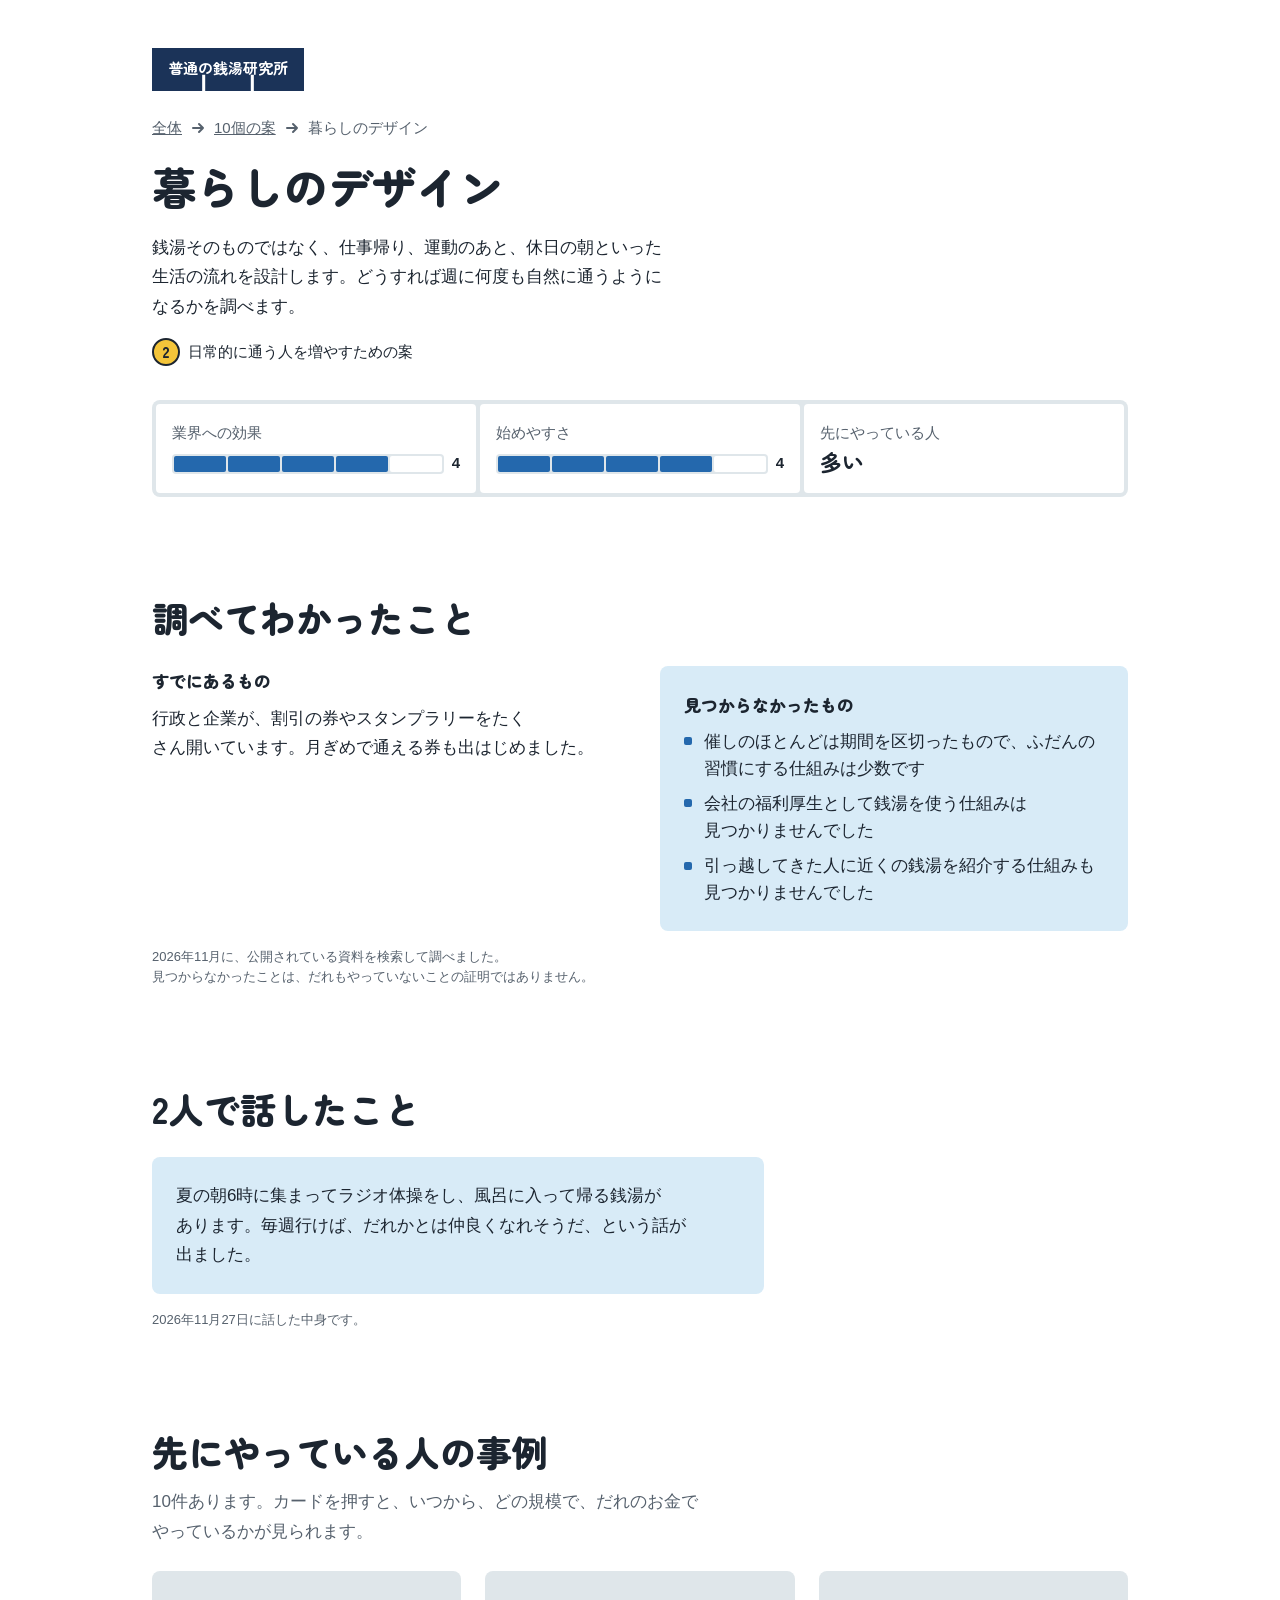
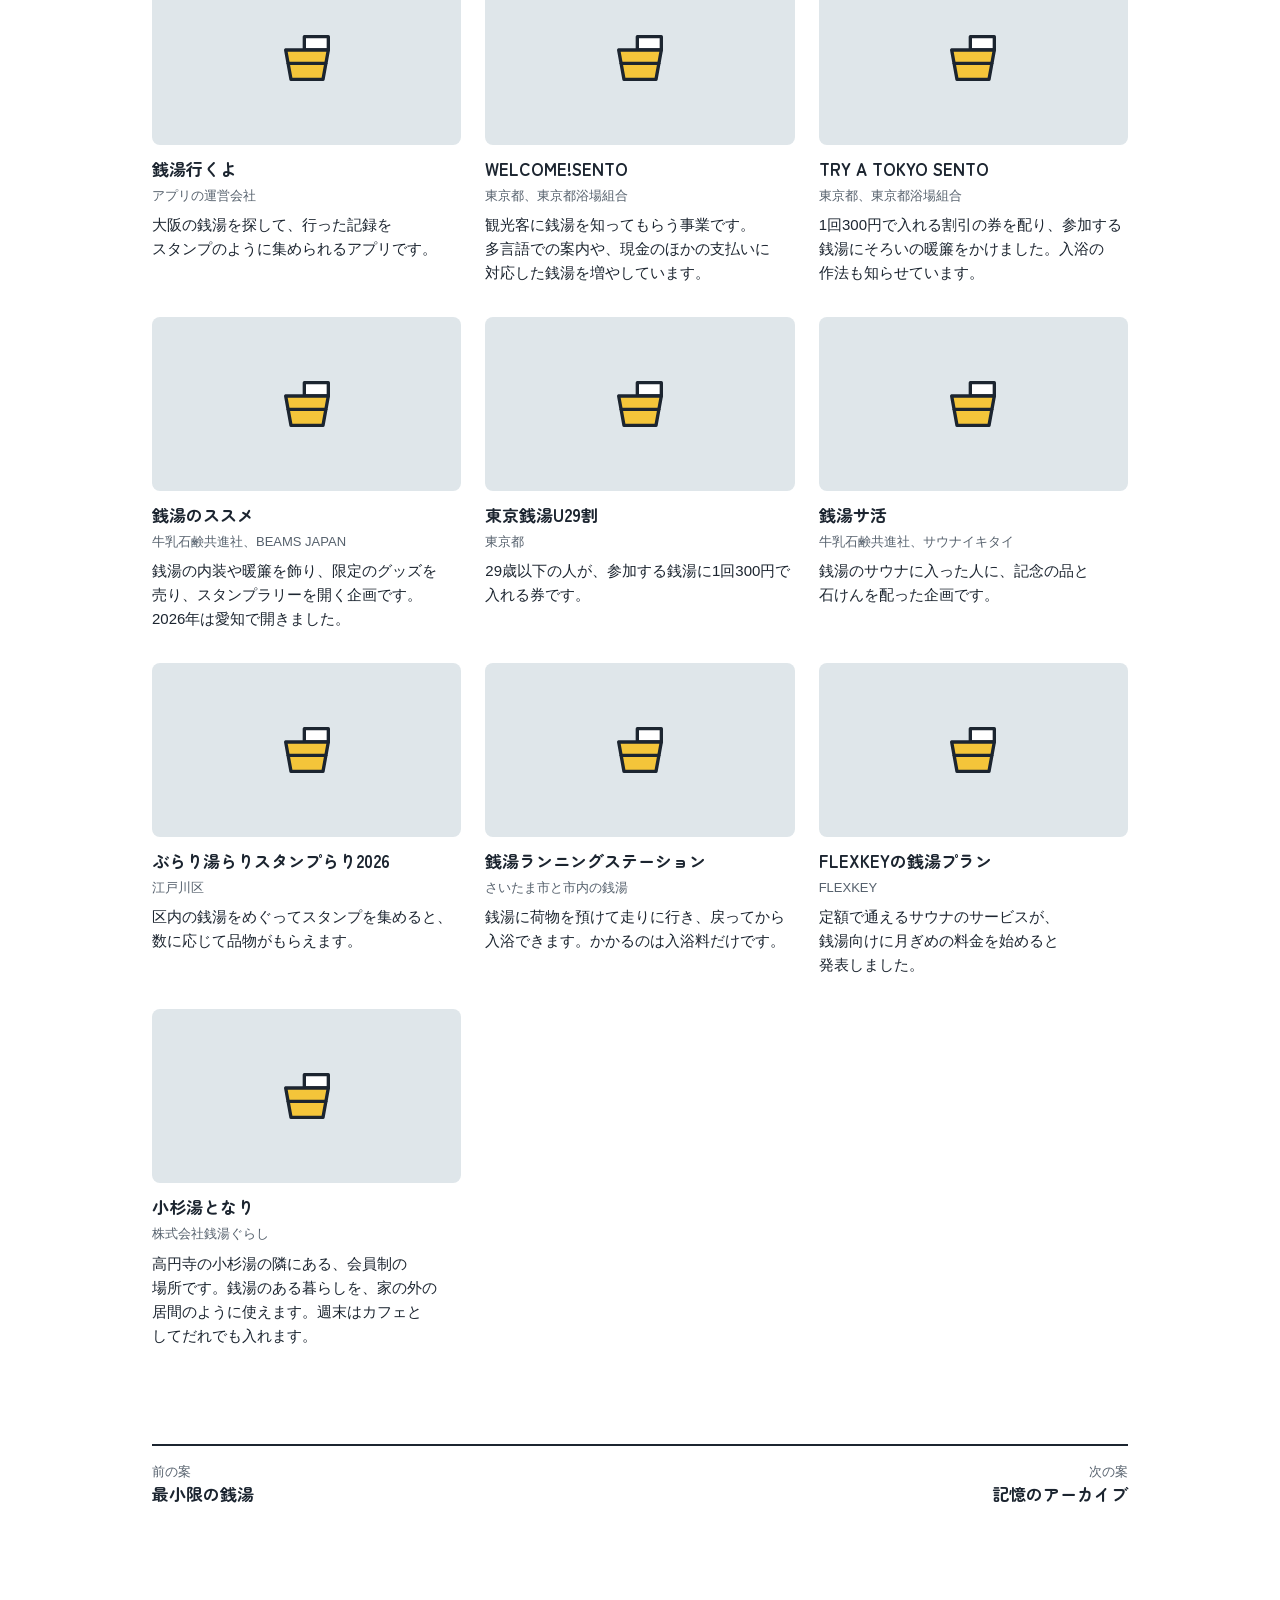
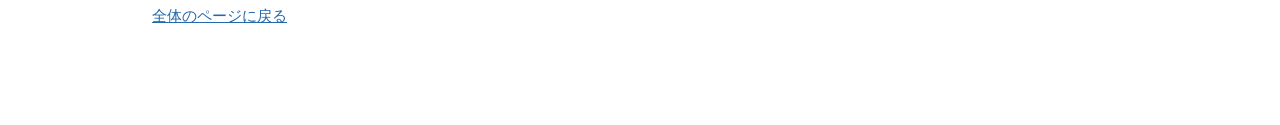
<file: idea-08.html>
<!doctype html>
<html lang="ja">
<head>
<meta charset="utf-8">
<meta name="viewport" content="width=device-width, initial-scale=1">
<title>暮らしのデザイン｜普通の銭湯研究所</title>
<meta name="description" content="週に何度も自然に通う生活の流れを設計する">
<link rel="preconnect" href="https://fonts.googleapis.com">
<link rel="preconnect" href="https://fonts.gstatic.com" crossorigin>
<link href="https://fonts.googleapis.com/css2?family=Zen+Maru+Gothic:wght@700;900&display=swap" rel="stylesheet">
<link rel="stylesheet" href="assets/style.css">
</head>
<body>
<svg class="defs" aria-hidden="true">
  <symbol id="i-sento" viewBox="0 0 48 48"><path class="f-paper" d="M32 24V6h6v18"/><path class="f-noren" d="M6 24 24 12l18 12z"/><path class="f-paper" d="M9 24h30v18H9z"/><path class="f-blue" d="M17 28h14v7H17z"/></symbol>
  <symbol id="i-oke" viewBox="0 0 48 48"><path class="f-paper" d="M22 8h18v10H22z"/><path class="f-oke" d="M8 18h32l-4 22H12z"/><path d="M10 28h28"/></symbol>
  <symbol id="i-yu" viewBox="0 0 48 48"><path class="f-water" d="M6 26h36v6a8 8 0 0 1-8 8H14a8 8 0 0 1-8-8z"/><path d="M16 20c-3-4 3-6 0-10M24 20c-3-4 3-6 0-10M32 20c-3-4 3-6 0-10"/></symbol>
  <symbol id="i-new" viewBox="0 0 48 48"><path stroke-dasharray="3 4" d="M6 26 22 15l16 11zM9 26h26v16H9z"/><circle class="f-oke" cx="37" cy="12" r="8"/><path d="M37 8v8M33 12h8"/></symbol>
  <symbol id="i-net" viewBox="0 0 48 48"><path d="M24 12 10 36h28z"/><circle class="f-blue" cx="24" cy="12" r="6"/><circle class="f-paper" cx="10" cy="36" r="6"/><circle class="f-paper" cx="38" cy="36" r="6"/></symbol>
  <symbol id="bike" viewBox="-12 -24 52 36" overflow="visible"><circle cx="0" cy="0" r="9"/><circle cx="27" cy="0" r="9"/><path d="M0 0 9-13h12l6 13M9-13l5 13H0M21-13l-7 13M6-17h7M19-18h6"/></symbol>
  <symbol id="c-tag" viewBox="0 0 48 48"><path d="M8 8h32"/><path class="f-paper" d="M11 8h8v26h-8z"/><path class="f-blue" d="M21 8h8v26h-8z"/><path class="f-paper" d="M31 8h8v26h-8z"/></symbol>
  <symbol id="c-mix" viewBox="0 0 48 48"><circle class="f-paper" cx="17" cy="14" r="7"/><path class="f-paper" d="M5 42v-8a12 12 0 0 1 24 0v8"/><circle class="f-oke" cx="35" cy="24" r="5"/><path class="f-oke" d="M27 42v-4a8 8 0 0 1 16 0v4"/></symbol>
  <symbol id="c-town" viewBox="0 0 48 48"><path class="f-paper" d="M4 40V22l10-8 10 8v18z"/><path class="f-blue" d="M10 26h8v6h-8z"/><path class="f-paper" d="M24 40V28h10v12zM34 40V24h10v16z"/><path d="M38 30v4"/></symbol>
  <symbol id="c-sun" viewBox="0 0 48 48"><circle class="f-oke" cx="24" cy="26" r="9"/><path d="M24 6v6M8 26h4M36 26h4M11 13l4 4M37 13l-4 4M6 42h36"/></symbol>
  <symbol id="i-arrow" viewBox="0 0 16 16"><path d="M3 8h10M9 4l4 4-4 4"/></symbol>
</svg>
<main>

  <a class="brand" href="index.html">普通の銭湯研究所</a>
  <nav class="crumb" aria-label="いまいる場所"><a href="index.html">全体</a><svg class="arrow" aria-hidden="true"><use href="#i-arrow"/></svg><a href="index.html#ideas">10個の案</a><svg class="arrow" aria-hidden="true"><use href="#i-arrow"/></svg><span>暮らしのデザイン</span></nav>
  <div class="idea-head">
    <h1>暮らしのデザイン</h1>
    <p class="lead">銭湯そのものではなく、仕事帰り、運動のあと、休日の朝といった生活の流れを設計します。どうすれば週に何度も自然に通うようになるかを調べます。</p>
    
    <a class="of-branch" href="index.html#b2"><span class="mark">2</span><span>日常的に通う人を増やすための案</span></a>
  </div>
  <div class="facts">
    <div><div class="meter"><span>業界への効果</span><span class="cells" role="img" aria-label="5点のうち4点"><i class="on"></i><i class="on"></i><i class="on"></i><i class="on"></i><i class=""></i></span><b>4</b></div></div>
    <div><div class="meter"><span>始めやすさ</span><span class="cells" role="img" aria-label="5点のうち4点"><i class="on"></i><i class="on"></i><i class="on"></i><i class="on"></i><i class=""></i></span><b>4</b></div></div>
    <div class="who-big">先にやっている人<b>多い</b></div>
  </div>

  <section class="sec">
    <h2>調べてわかったこと</h2>
    <div class="two">
      <div><h3>すでにあるもの</h3><p>行政と企業が、割引の券やスタンプラリーをたくさん開いています。月ぎめで通える券も出はじめました。</p></div>
      <div class="open"><h3>見つからなかったもの</h3><ul class="dots"><li>催しのほとんどは期間を区切ったもので、ふだんの習慣にする仕組みは少数です</li><li>会社の福利厚生として銭湯を使う仕組みは見つかりませんでした</li><li>引っ越してきた人に近くの銭湯を紹介する仕組みも見つかりませんでした</li></ul></div>
    </div>
    <p class="note">2026年11月に、公開されている資料を検索して調べました。見つからなかったことは、だれもやっていないことの証明ではありません。</p>
  </section>


  <section class="sec">
    <h2>2人で話したこと</h2>
    <p class="talk">夏の朝6時に集まってラジオ体操をし、風呂に入って帰る銭湯があります。毎週行けば、だれかとは仲良くなれそうだ、という話が出ました。</p>
    <p class="note">2026年11月27日に話した中身です。</p>
  </section>
  <section class="sec">
    <h2>先にやっている人の事例</h2>
    <p>10件あります。カードを押すと、いつから、どの規模で、だれのお金でやっているかが見られます。</p>
    <ul class="cards"><li><a class="card" href="https://www.bcnretail.com/market/detail/20250710_535039.html" data-detail="d-ikuyo"><span class="thumb"><img src="https://www.bcnretail.com/files/topics/535039_ext_05_0.jpg" alt="" loading="lazy" referrerpolicy="no-referrer" onerror="this.remove()"><svg class="icon" aria-hidden="true"><use href="#i-oke"/></svg></span><span class="card-t">銭湯行くよ</span><span class="card-by">アプリの運営会社</span><span class="card-w">大阪の銭湯を探して、行った記録をスタンプのように集められるアプリです。</span></a></li><li><a class="card" href="https://www.metro.tokyo.lg.jp/information/press/2025/08/2025082804" data-detail="d-welcome"><span class="thumb"><img src="https://www.metro.tokyo.lg.jp/documents/45925314/163011744/20250828_05_15.png/10b397a7-656b-136e-db3a-e91888a101b0?version=1.0&amp;t=1756284828685&amp;imagePreview=1" alt="" loading="lazy" referrerpolicy="no-referrer" onerror="this.remove()"><svg class="icon" aria-hidden="true"><use href="#i-oke"/></svg></span><span class="card-t">WELCOME!SENTO</span><span class="card-by">東京都、東京都浴場組合</span><span class="card-w">観光客に銭湯を知ってもらう事業です。多言語での案内や、現金のほかの支払いに対応した銭湯を増やしています。</span></a></li><li><a class="card" href="https://www.metro.tokyo.lg.jp/information/press/2026/08/2026082714" data-detail="d-try"><span class="thumb"><img src="https://www.metro.tokyo.lg.jp/documents/45925314/265603932/20260827_20_02.png/1b849bb0-137d-6b55-07c6-be3d93795a30?version=1.0&amp;t=1787799552710&amp;imagePreview=1" alt="" loading="lazy" referrerpolicy="no-referrer" onerror="this.remove()"><svg class="icon" aria-hidden="true"><use href="#i-oke"/></svg></span><span class="card-t">TRY A TOKYO SENTO</span><span class="card-by">東京都、東京都浴場組合</span><span class="card-w">1回300円で入れる割引の券を配り、参加する銭湯にそろいの暖簾をかけました。入浴の作法も知らせています。</span></a></li><li><a class="card" href="https://www.beams.co.jp/special/sentou2026/" data-detail="d-susume"><span class="thumb"><svg class="icon" aria-hidden="true"><use href="#i-oke"/></svg></span><span class="card-t">銭湯のススメ</span><span class="card-by">牛乳石鹸共進社、BEAMS JAPAN</span><span class="card-w">銭湯の内装や暖簾を飾り、限定のグッズを売り、スタンプラリーを開く企画です。2026年は愛知で開きました。</span></a></li><li><a class="card" href="https://www.metro.tokyo.lg.jp/information/press/2026/10/2026102810" data-detail="d-u29"><span class="thumb"><img src="https://www.metro.tokyo.lg.jp/documents/45925314/274745279/20261028_19_01.png/2632952d-a4e8-0172-dc46-66075c80a072?version=1.0&amp;t=1793156811894&amp;imagePreview=1" alt="" loading="lazy" referrerpolicy="no-referrer" onerror="this.remove()"><svg class="icon" aria-hidden="true"><use href="#i-oke"/></svg></span><span class="card-t">東京銭湯U29割</span><span class="card-by">東京都</span><span class="card-w">29歳以下の人が、参加する銭湯に1回300円で入れる券です。</span></a></li><li><a class="card" href="https://sauna-ikitai.com/news/sento-sakatsu" data-detail="d-sakatsu"><span class="thumb"><img src="https://media.sauna-ikitai.com/t/w1200/kb/news/sento-sakatsu/cover3.png" alt="" loading="lazy" referrerpolicy="no-referrer" onerror="this.remove()"><svg class="icon" aria-hidden="true"><use href="#i-oke"/></svg></span><span class="card-t">銭湯サ活</span><span class="card-by">牛乳石鹸共進社、サウナイキタイ</span><span class="card-w">銭湯のサウナに入った人に、記念の品と石けんを配った企画です。</span></a></li><li><a class="card" href="https://www.city.edogawa.tokyo.jp/e004/kuseijoho/kohokocho/press/2026/08/0828.html" data-detail="d-edogawa"><span class="thumb"><svg class="icon" aria-hidden="true"><use href="#i-oke"/></svg></span><span class="card-t">ぶらり湯らりスタンプらり2026</span><span class="card-by">江戸川区</span><span class="card-w">区内の銭湯をめぐってスタンプを集めると、数に応じて品物がもらえます。</span></a></li><li><a class="card" href="https://www.city.saitama.lg.jp/004/006/008/p050360.html" data-detail="d-saitama"><span class="thumb"><svg class="icon" aria-hidden="true"><use href="#i-oke"/></svg></span><span class="card-t">銭湯ランニングステーション</span><span class="card-by">さいたま市と市内の銭湯</span><span class="card-w">銭湯に荷物を預けて走りに行き、戻ってから入浴できます。かかるのは入浴料だけです。</span></a></li><li><a class="card" href="https://ascii.jp/elem/000/004/423/4423749/" data-detail="d-flexkey"><span class="thumb"><img src="https://ascii.jp/img/2019/05/13/1510511/xl/5e76a3dd2752b473.jpg" alt="" loading="lazy" referrerpolicy="no-referrer" onerror="this.remove()"><svg class="icon" aria-hidden="true"><use href="#i-oke"/></svg></span><span class="card-t">FLEXKEYの銭湯プラン</span><span class="card-by">FLEXKEY</span><span class="card-w">定額で通えるサウナのサービスが、銭湯向けに月ぎめの料金を始めると発表しました。</span></a></li><li><a class="card" href="https://rurubu.jp/andmore/article/23718" data-detail="d-tonari"><span class="thumb"><img src="https://rurubu.jp/img_srw/andmore/images/0000713220/l_pXU3H78x0Uw83HLBZERsmkulB8CvGaXUoDweXBp7.jpg" alt="" loading="lazy" referrerpolicy="no-referrer" onerror="this.remove()"><svg class="icon" aria-hidden="true"><use href="#i-oke"/></svg></span><span class="card-t">小杉湯となり</span><span class="card-by">株式会社銭湯ぐらし</span><span class="card-w">高円寺の小杉湯の隣にある、会員制の場所です。銭湯のある暮らしを、家の外の居間のように使えます。週末はカフェとしてだれでも入れます。</span></a></li></ul>
    <template id="d-ikuyo"><span class="thumb"><img src="https://www.bcnretail.com/files/topics/535039_ext_05_0.jpg" alt="" loading="lazy" referrerpolicy="no-referrer" onerror="this.remove()"><svg class="icon" aria-hidden="true"><use href="#i-oke"/></svg></span><p class="dlg-credit">画像はBCN+Rのページのものです。</p><div class="dlg-body"><h2>銭湯行くよ</h2><p class="dlg-by">アプリの運営会社</p><dl><div><dt>していること</dt><dd>大阪の銭湯を探して、行った記録をスタンプのように集められるアプリです。</dd></div><div><dt>いつから</dt><dd>2025年7月に公開</dd></div><div><dt>規模</dt><dd>大阪の220軒</dd></div><div><dt>お金を出す人</dt><dd>確かめられませんでした</dd></div><div><dt>出どころ</dt><dd>BCN+R、2025年7月10日の資料</dd></div></dl><div class="dlg-actions"><a class="btn primary" href="https://www.bcnretail.com/market/detail/20250710_535039.html" target="_blank" rel="noopener">出どころを開く<svg class="arrow" aria-hidden="true"><use href="#i-arrow"/></svg></a><button class="btn" type="button" data-close>閉じる</button></div></div></template><template id="d-welcome"><span class="thumb"><img src="https://www.metro.tokyo.lg.jp/documents/45925314/163011744/20250828_05_15.png/10b397a7-656b-136e-db3a-e91888a101b0?version=1.0&amp;t=1756284828685&amp;imagePreview=1" alt="" loading="lazy" referrerpolicy="no-referrer" onerror="this.remove()"><svg class="icon" aria-hidden="true"><use href="#i-oke"/></svg></span><p class="dlg-credit">画像は東京都の発表のページのものです。</p><div class="dlg-body"><h2>WELCOME!SENTO</h2><p class="dlg-by">東京都、東京都浴場組合</p><dl><div><dt>していること</dt><dd>観光客に銭湯を知ってもらう事業です。多言語での案内や、現金のほかの支払いに対応した銭湯を増やしています。</dd></div><div><dt>いつから</dt><dd>2024年に試し、2025年9月から本格的に開始</dd></div><div><dt>規模</dt><dd>外国人の受け入れに対応した銭湯として63軒を認定したと報じられています</dd></div><div><dt>お金を出す人</dt><dd>東京都の予算</dd></div><div><dt>出どころ</dt><dd>東京都の発表、2025年8月28日の資料</dd></div></dl><div class="dlg-actions"><a class="btn primary" href="https://www.metro.tokyo.lg.jp/information/press/2025/08/2025082804" target="_blank" rel="noopener">出どころを開く<svg class="arrow" aria-hidden="true"><use href="#i-arrow"/></svg></a><button class="btn" type="button" data-close>閉じる</button></div></div></template><template id="d-try"><span class="thumb"><img src="https://www.metro.tokyo.lg.jp/documents/45925314/265603932/20260827_20_02.png/1b849bb0-137d-6b55-07c6-be3d93795a30?version=1.0&amp;t=1787799552710&amp;imagePreview=1" alt="" loading="lazy" referrerpolicy="no-referrer" onerror="this.remove()"><svg class="icon" aria-hidden="true"><use href="#i-oke"/></svg></span><p class="dlg-credit">画像は東京都の発表のページのものです。</p><div class="dlg-body"><h2>TRY A TOKYO SENTO</h2><p class="dlg-by">東京都、東京都浴場組合</p><dl><div><dt>していること</dt><dd>1回300円で入れる割引の券を配り、参加する銭湯にそろいの暖簾をかけました。入浴の作法も知らせています。</dd></div><div><dt>いつから</dt><dd>2026年9月1日から10月31日まで</dd></div><div><dt>規模</dt><dd>予算と参加した軒数は発表にありません</dd></div><div><dt>お金を出す人</dt><dd>東京都の予算</dd></div><div><dt>出どころ</dt><dd>東京都の発表、2026年8月27日の資料</dd></div></dl><div class="dlg-actions"><a class="btn primary" href="https://www.metro.tokyo.lg.jp/information/press/2026/08/2026082714" target="_blank" rel="noopener">出どころを開く<svg class="arrow" aria-hidden="true"><use href="#i-arrow"/></svg></a><button class="btn" type="button" data-close>閉じる</button></div></div></template><template id="d-susume"><span class="thumb"><svg class="icon" aria-hidden="true"><use href="#i-oke"/></svg></span><div class="dlg-body"><h2>銭湯のススメ</h2><p class="dlg-by">牛乳石鹸共進社、BEAMS JAPAN</p><dl><div><dt>していること</dt><dd>銭湯の内装や暖簾を飾り、限定のグッズを売り、スタンプラリーを開く企画です。2026年は愛知で開きました。</dd></div><div><dt>いつから</dt><dd>2019年から毎年のように開催</dd></div><div><dt>規模</dt><dd>2026年は愛知県内の約50軒</dd></div><div><dt>お金を出す人</dt><dd>企業の宣伝の費用</dd></div><div><dt>出どころ</dt><dd>BEAMSの特設サイト、2026年の資料</dd></div></dl><div class="dlg-actions"><a class="btn primary" href="https://www.beams.co.jp/special/sentou2026/" target="_blank" rel="noopener">出どころを開く<svg class="arrow" aria-hidden="true"><use href="#i-arrow"/></svg></a><button class="btn" type="button" data-close>閉じる</button></div></div></template><template id="d-u29"><span class="thumb"><img src="https://www.metro.tokyo.lg.jp/documents/45925314/274745279/20261028_19_01.png/2632952d-a4e8-0172-dc46-66075c80a072?version=1.0&amp;t=1793156811894&amp;imagePreview=1" alt="" loading="lazy" referrerpolicy="no-referrer" onerror="this.remove()"><svg class="icon" aria-hidden="true"><use href="#i-oke"/></svg></span><p class="dlg-credit">画像は東京都の発表のページのものです。</p><div class="dlg-body"><h2>東京銭湯U29割</h2><p class="dlg-by">東京都</p><dl><div><dt>していること</dt><dd>29歳以下の人が、参加する銭湯に1回300円で入れる券です。</dd></div><div><dt>いつから</dt><dd>2026年11月4日から2027年2月28日まで</dd></div><div><dt>規模</dt><dd>参加する軒数は発表を確かめてください</dd></div><div><dt>お金を出す人</dt><dd>東京都の予算</dd></div><div><dt>出どころ</dt><dd>東京都の発表、2026年10月28日の資料</dd></div></dl><div class="dlg-actions"><a class="btn primary" href="https://www.metro.tokyo.lg.jp/information/press/2026/10/2026102810" target="_blank" rel="noopener">出どころを開く<svg class="arrow" aria-hidden="true"><use href="#i-arrow"/></svg></a><button class="btn" type="button" data-close>閉じる</button></div></div></template><template id="d-sakatsu"><span class="thumb"><img src="https://media.sauna-ikitai.com/t/w1200/kb/news/sento-sakatsu/cover3.png" alt="" loading="lazy" referrerpolicy="no-referrer" onerror="this.remove()"><svg class="icon" aria-hidden="true"><use href="#i-oke"/></svg></span><p class="dlg-credit">画像はサウナイキタイのページのものです。</p><div class="dlg-body"><h2>銭湯サ活</h2><p class="dlg-by">牛乳石鹸共進社、サウナイキタイ</p><dl><div><dt>していること</dt><dd>銭湯のサウナに入った人に、記念の品と石けんを配った企画です。</dd></div><div><dt>いつから</dt><dd>2026年3月26日から5月10日まで</dd></div><div><dt>規模</dt><dd>全国21の銭湯で、先着およそ6,000人</dd></div><div><dt>お金を出す人</dt><dd>企業の宣伝の費用</dd></div><div><dt>出どころ</dt><dd>サウナイキタイ、2026年3月の資料</dd></div></dl><div class="dlg-actions"><a class="btn primary" href="https://sauna-ikitai.com/news/sento-sakatsu" target="_blank" rel="noopener">出どころを開く<svg class="arrow" aria-hidden="true"><use href="#i-arrow"/></svg></a><button class="btn" type="button" data-close>閉じる</button></div></div></template><template id="d-edogawa"><span class="thumb"><svg class="icon" aria-hidden="true"><use href="#i-oke"/></svg></span><div class="dlg-body"><h2>ぶらり湯らりスタンプらり2026</h2><p class="dlg-by">江戸川区</p><dl><div><dt>していること</dt><dd>区内の銭湯をめぐってスタンプを集めると、数に応じて品物がもらえます。</dd></div><div><dt>いつから</dt><dd>2026年9月1日から12月31日まで</dd></div><div><dt>規模</dt><dd>区内の22軒</dd></div><div><dt>お金を出す人</dt><dd>江戸川区の予算</dd></div><div><dt>出どころ</dt><dd>江戸川区の発表、2026年8月28日の資料</dd></div></dl><div class="dlg-actions"><a class="btn primary" href="https://www.city.edogawa.tokyo.jp/e004/kuseijoho/kohokocho/press/2026/08/0828.html" target="_blank" rel="noopener">出どころを開く<svg class="arrow" aria-hidden="true"><use href="#i-arrow"/></svg></a><button class="btn" type="button" data-close>閉じる</button></div></div></template><template id="d-saitama"><span class="thumb"><svg class="icon" aria-hidden="true"><use href="#i-oke"/></svg></span><div class="dlg-body"><h2>銭湯ランニングステーション</h2><p class="dlg-by">さいたま市と市内の銭湯</p><dl><div><dt>していること</dt><dd>銭湯に荷物を預けて走りに行き、戻ってから入浴できます。かかるのは入浴料だけです。</dd></div><div><dt>いつから</dt><dd>2016年10月から</dd></div><div><dt>規模</dt><dd>市内の加盟の銭湯</dd></div><div><dt>お金を出す人</dt><dd>利用者の入浴料</dd></div><div><dt>出どころ</dt><dd>さいたま市、公開日は不明</dd></div></dl><div class="dlg-actions"><a class="btn primary" href="https://www.city.saitama.lg.jp/004/006/008/p050360.html" target="_blank" rel="noopener">出どころを開く<svg class="arrow" aria-hidden="true"><use href="#i-arrow"/></svg></a><button class="btn" type="button" data-close>閉じる</button></div></div></template><template id="d-flexkey"><span class="thumb"><img src="https://ascii.jp/img/2019/05/13/1510511/xl/5e76a3dd2752b473.jpg" alt="" loading="lazy" referrerpolicy="no-referrer" onerror="this.remove()"><svg class="icon" aria-hidden="true"><use href="#i-oke"/></svg></span><p class="dlg-credit">画像はASCII STARTUPのページのものです。</p><div class="dlg-body"><h2>FLEXKEYの銭湯プラン</h2><p class="dlg-by">FLEXKEY</p><dl><div><dt>していること</dt><dd>定額で通えるサウナのサービスが、銭湯向けに月ぎめの料金を始めると発表しました。</dd></div><div><dt>いつから</dt><dd>2026年9月に開始の予定と発表</dd></div><div><dt>規模</dt><dd>月額1,980円</dd></div><div><dt>お金を出す人</dt><dd>利用者</dd></div><div><dt>出どころ</dt><dd>ASCII STARTUP、2026年7月31日の資料</dd></div></dl><div class="dlg-actions"><a class="btn primary" href="https://ascii.jp/elem/000/004/423/4423749/" target="_blank" rel="noopener">出どころを開く<svg class="arrow" aria-hidden="true"><use href="#i-arrow"/></svg></a><button class="btn" type="button" data-close>閉じる</button></div></div></template><template id="d-tonari"><span class="thumb"><img src="https://rurubu.jp/img_srw/andmore/images/0000713220/l_pXU3H78x0Uw83HLBZERsmkulB8CvGaXUoDweXBp7.jpg" alt="" loading="lazy" referrerpolicy="no-referrer" onerror="this.remove()"><svg class="icon" aria-hidden="true"><use href="#i-oke"/></svg></span><p class="dlg-credit">画像はるるぶ&amp;more.のページのものです。</p><div class="dlg-body"><h2>小杉湯となり</h2><p class="dlg-by">株式会社銭湯ぐらし</p><dl><div><dt>していること</dt><dd>高円寺の小杉湯の隣にある、会員制の場所です。銭湯のある暮らしを、家の外の居間のように使えます。週末はカフェとしてだれでも入れます。</dd></div><div><dt>いつから</dt><dd>2020年に開業</dd></div><div><dt>規模</dt><dd>月の会費は22,000円と紹介されています。記事のときの金額です</dd></div><div><dt>お金を出す人</dt><dd>会員の会費</dd></div><div><dt>出どころ</dt><dd>るるぶ&amp;more.、公開日は不明</dd></div></dl><div class="dlg-actions"><a class="btn primary" href="https://rurubu.jp/andmore/article/23718" target="_blank" rel="noopener">出どころを開く<svg class="arrow" aria-hidden="true"><use href="#i-arrow"/></svg></a><button class="btn" type="button" data-close>閉じる</button></div></div></template>
  </section>

  <nav class="pager" aria-label="ほかの案">
    <a href="idea-07.html"><small>前の案</small>最小限の銭湯</a>
    <a class="next" href="idea-09.html"><small>次の案</small>記憶のアーカイブ</a>
  </nav>
  <footer><a href="index.html">全体のページに戻る</a></footer>
</main>
<dialog id="case" aria-label="事例のくわしい中身"><div class="dlg-in"></div></dialog>
<script>
// カードを押すと、その事例のくわしい中身を重ねて開く
var dlg = document.getElementById("case");
document.querySelectorAll(".card").forEach(function (card) {
  card.addEventListener("click", function (ev) {
    ev.preventDefault();
    dlg.querySelector(".dlg-in").innerHTML = document.getElementById(card.dataset.detail).innerHTML;
    dlg.showModal();
    dlg.scrollTop = 0;
  });
});
dlg.addEventListener("click", function (ev) {
  if (ev.target === dlg || ev.target.closest("[data-close]")) dlg.close();
});
</script>
</body>
</html>
</file>
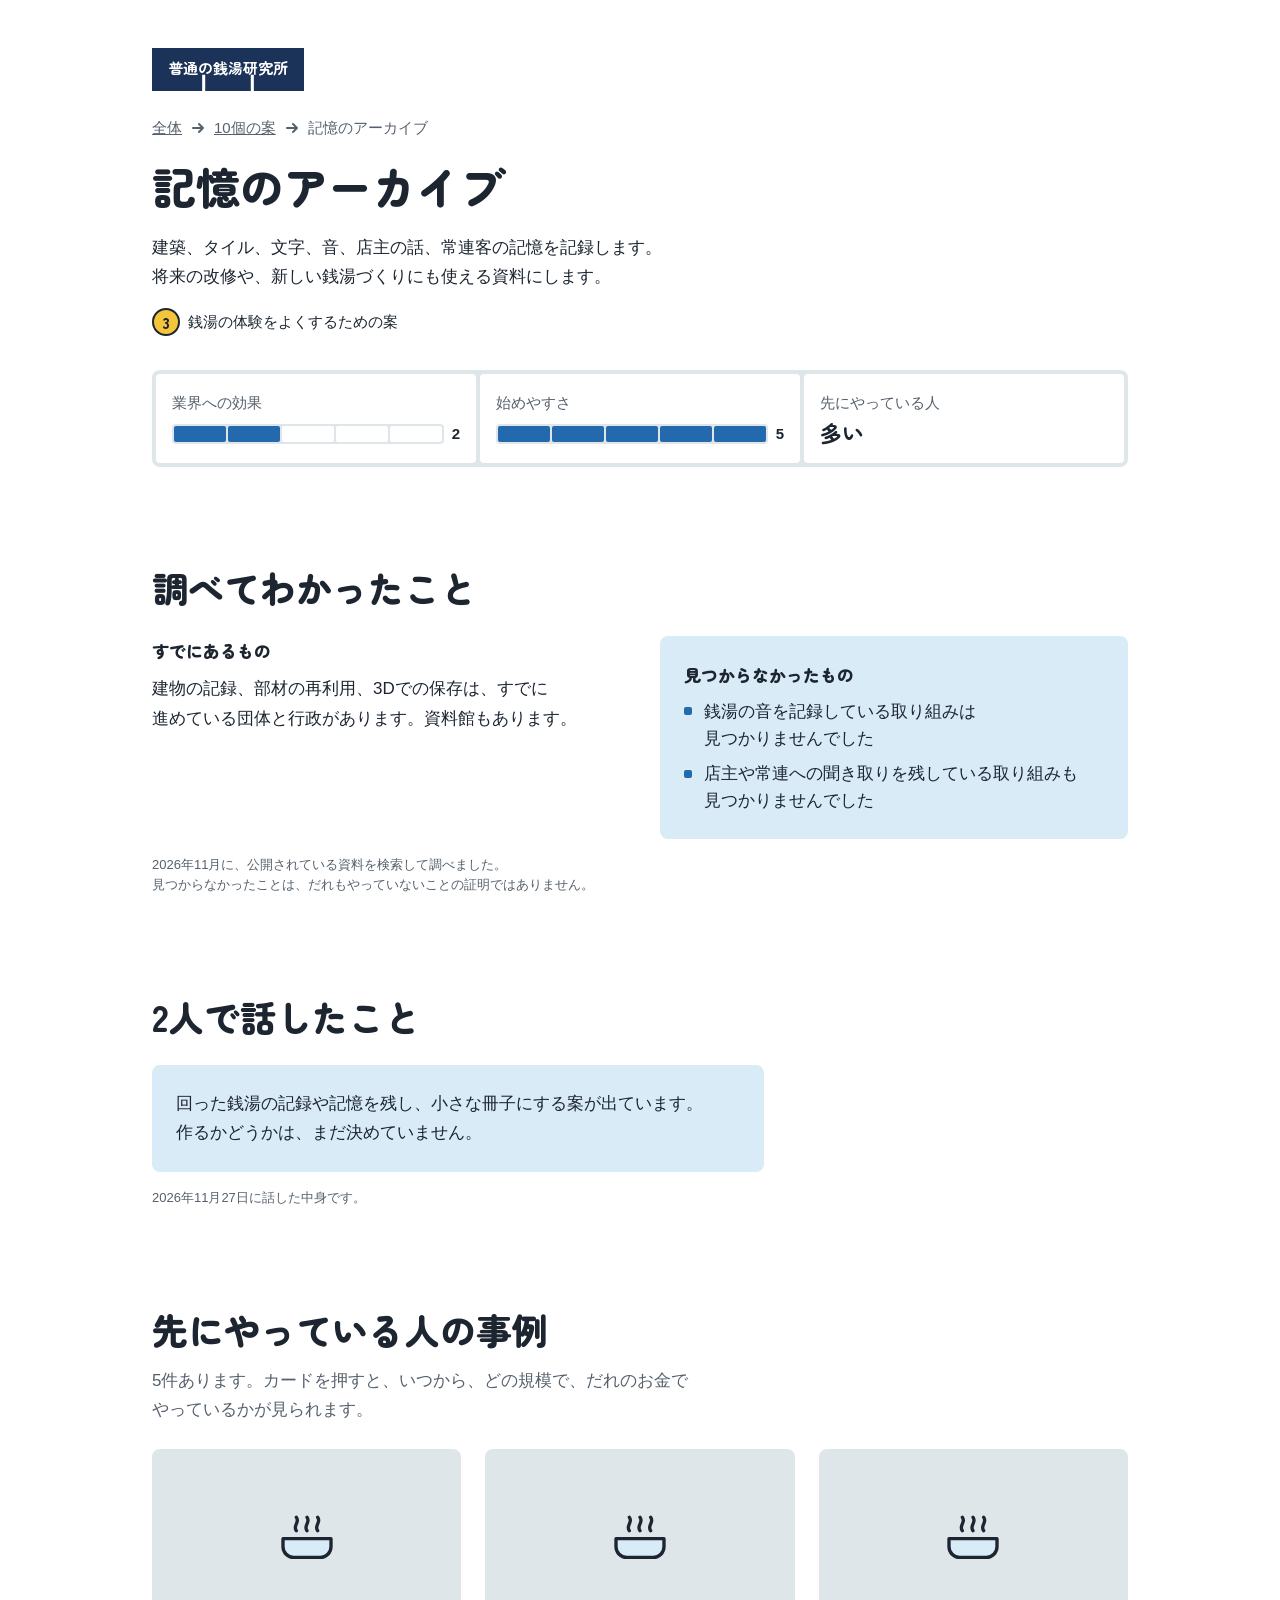
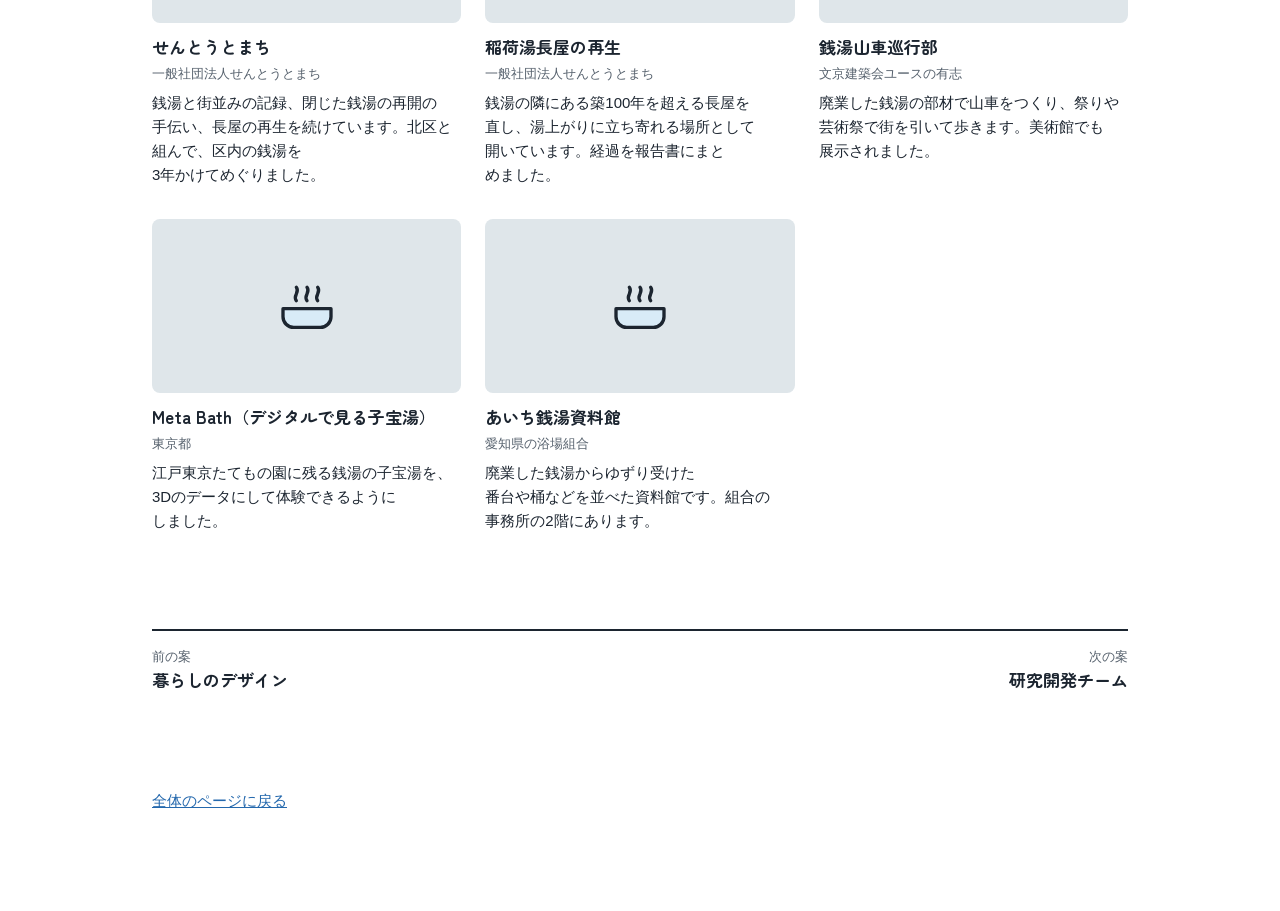
<file: idea-09.html>
<!doctype html>
<html lang="ja">
<head>
<meta charset="utf-8">
<meta name="viewport" content="width=device-width, initial-scale=1">
<title>記憶のアーカイブ｜普通の銭湯研究所</title>
<meta name="description" content="建築、タイル、文字、店主の話を記録する">
<link rel="preconnect" href="https://fonts.googleapis.com">
<link rel="preconnect" href="https://fonts.gstatic.com" crossorigin>
<link href="https://fonts.googleapis.com/css2?family=Zen+Maru+Gothic:wght@700;900&display=swap" rel="stylesheet">
<link rel="stylesheet" href="assets/style.css">
</head>
<body>
<svg class="defs" aria-hidden="true">
  <symbol id="i-sento" viewBox="0 0 48 48"><path class="f-paper" d="M32 24V6h6v18"/><path class="f-noren" d="M6 24 24 12l18 12z"/><path class="f-paper" d="M9 24h30v18H9z"/><path class="f-blue" d="M17 28h14v7H17z"/></symbol>
  <symbol id="i-oke" viewBox="0 0 48 48"><path class="f-paper" d="M22 8h18v10H22z"/><path class="f-oke" d="M8 18h32l-4 22H12z"/><path d="M10 28h28"/></symbol>
  <symbol id="i-yu" viewBox="0 0 48 48"><path class="f-water" d="M6 26h36v6a8 8 0 0 1-8 8H14a8 8 0 0 1-8-8z"/><path d="M16 20c-3-4 3-6 0-10M24 20c-3-4 3-6 0-10M32 20c-3-4 3-6 0-10"/></symbol>
  <symbol id="i-new" viewBox="0 0 48 48"><path stroke-dasharray="3 4" d="M6 26 22 15l16 11zM9 26h26v16H9z"/><circle class="f-oke" cx="37" cy="12" r="8"/><path d="M37 8v8M33 12h8"/></symbol>
  <symbol id="i-net" viewBox="0 0 48 48"><path d="M24 12 10 36h28z"/><circle class="f-blue" cx="24" cy="12" r="6"/><circle class="f-paper" cx="10" cy="36" r="6"/><circle class="f-paper" cx="38" cy="36" r="6"/></symbol>
  <symbol id="bike" viewBox="-12 -24 52 36" overflow="visible"><circle cx="0" cy="0" r="9"/><circle cx="27" cy="0" r="9"/><path d="M0 0 9-13h12l6 13M9-13l5 13H0M21-13l-7 13M6-17h7M19-18h6"/></symbol>
  <symbol id="c-tag" viewBox="0 0 48 48"><path d="M8 8h32"/><path class="f-paper" d="M11 8h8v26h-8z"/><path class="f-blue" d="M21 8h8v26h-8z"/><path class="f-paper" d="M31 8h8v26h-8z"/></symbol>
  <symbol id="c-mix" viewBox="0 0 48 48"><circle class="f-paper" cx="17" cy="14" r="7"/><path class="f-paper" d="M5 42v-8a12 12 0 0 1 24 0v8"/><circle class="f-oke" cx="35" cy="24" r="5"/><path class="f-oke" d="M27 42v-4a8 8 0 0 1 16 0v4"/></symbol>
  <symbol id="c-town" viewBox="0 0 48 48"><path class="f-paper" d="M4 40V22l10-8 10 8v18z"/><path class="f-blue" d="M10 26h8v6h-8z"/><path class="f-paper" d="M24 40V28h10v12zM34 40V24h10v16z"/><path d="M38 30v4"/></symbol>
  <symbol id="c-sun" viewBox="0 0 48 48"><circle class="f-oke" cx="24" cy="26" r="9"/><path d="M24 6v6M8 26h4M36 26h4M11 13l4 4M37 13l-4 4M6 42h36"/></symbol>
  <symbol id="i-arrow" viewBox="0 0 16 16"><path d="M3 8h10M9 4l4 4-4 4"/></symbol>
</svg>
<main>

  <a class="brand" href="index.html">普通の銭湯研究所</a>
  <nav class="crumb" aria-label="いまいる場所"><a href="index.html">全体</a><svg class="arrow" aria-hidden="true"><use href="#i-arrow"/></svg><a href="index.html#ideas">10個の案</a><svg class="arrow" aria-hidden="true"><use href="#i-arrow"/></svg><span>記憶のアーカイブ</span></nav>
  <div class="idea-head">
    <h1>記憶のアーカイブ</h1>
    <p class="lead">建築、タイル、文字、音、店主の話、常連客の記憶を記録します。将来の改修や、新しい銭湯づくりにも使える資料にします。</p>
    
    <a class="of-branch" href="index.html#b3"><span class="mark">3</span><span>銭湯の体験をよくするための案</span></a>
  </div>
  <div class="facts">
    <div><div class="meter"><span>業界への効果</span><span class="cells" role="img" aria-label="5点のうち2点"><i class="on"></i><i class="on"></i><i class=""></i><i class=""></i><i class=""></i></span><b>2</b></div></div>
    <div><div class="meter"><span>始めやすさ</span><span class="cells" role="img" aria-label="5点のうち5点"><i class="on"></i><i class="on"></i><i class="on"></i><i class="on"></i><i class="on"></i></span><b>5</b></div></div>
    <div class="who-big">先にやっている人<b>多い</b></div>
  </div>

  <section class="sec">
    <h2>調べてわかったこと</h2>
    <div class="two">
      <div><h3>すでにあるもの</h3><p>建物の記録、部材の再利用、3Dでの保存は、すでに進めている団体と行政があります。資料館もあります。</p></div>
      <div class="open"><h3>見つからなかったもの</h3><ul class="dots"><li>銭湯の音を記録している取り組みは見つかりませんでした</li><li>店主や常連への聞き取りを残している取り組みも見つかりませんでした</li></ul></div>
    </div>
    <p class="note">2026年11月に、公開されている資料を検索して調べました。見つからなかったことは、だれもやっていないことの証明ではありません。</p>
  </section>


  <section class="sec">
    <h2>2人で話したこと</h2>
    <p class="talk">回った銭湯の記録や記憶を残し、小さな冊子にする案が出ています。作るかどうかは、まだ決めていません。</p>
    <p class="note">2026年11月27日に話した中身です。</p>
  </section>
  <section class="sec">
    <h2>先にやっている人の事例</h2>
    <p>5件あります。カードを押すと、いつから、どの規模で、だれのお金でやっているかが見られます。</p>
    <ul class="cards"><li><a class="card" href="https://sentotomachi.substack.com/p/3-vol51" data-detail="d-sentotomachi"><span class="thumb"><img src="https://substackcdn.com/image/fetch/$s_!kRRA!,w_1200,h_675,c_fill,f_jpg,q_auto:good,fl_progressive:steep,g_auto/https%3A%2F%2Fsubstack-post-media.s3.amazonaws.com%2Fpublic%2Fimages%2F5f7c06f1-5d85-446c-9af5-892f3ad23abd_1132x1600.jpeg" alt="" loading="lazy" referrerpolicy="no-referrer" onerror="this.remove()"><svg class="icon" aria-hidden="true"><use href="#i-yu"/></svg></span><span class="card-t">せんとうとまち</span><span class="card-by">一般社団法人せんとうとまち</span><span class="card-w">銭湯と街並みの記録、閉じた銭湯の再開の手伝い、長屋の再生を続けています。北区と組んで、区内の銭湯を3年かけてめぐりました。</span></a></li><li><a class="card" href="https://sentotomachi.substack.com/p/2-vol32" data-detail="d-nagaya"><span class="thumb"><img src="https://substackcdn.com/image/fetch/$s_!MA_S!,w_1200,h_675,c_fill,f_jpg,q_auto:good,fl_progressive:steep,g_auto/https%3A%2F%2Fsubstack-post-media.s3.amazonaws.com%2Fpublic%2Fimages%2F600745b4-7a7a-4993-88bf-0373fb0211b3_1600x1067.jpeg" alt="" loading="lazy" referrerpolicy="no-referrer" onerror="this.remove()"><svg class="icon" aria-hidden="true"><use href="#i-yu"/></svg></span><span class="card-t">稲荷湯長屋の再生</span><span class="card-by">一般社団法人せんとうとまち</span><span class="card-w">銭湯の隣にある築100年を超える長屋を直し、湯上がりに立ち寄れる場所として開いています。経過を報告書にまとめました。</span></a></li><li><a class="card" href="https://sentotomachi.substack.com/p/nyt21-vol53" data-detail="d-dashi"><span class="thumb"><img src="https://substackcdn.com/image/fetch/$s_!mROg!,w_1200,h_675,c_fill,f_jpg,q_auto:good,fl_progressive:steep,g_auto/https%3A%2F%2Fsubstack-post-media.s3.amazonaws.com%2Fpublic%2Fimages%2Face0e986-9313-4e36-b5fb-255665807dfc_788x996.png" alt="" loading="lazy" referrerpolicy="no-referrer" onerror="this.remove()"><svg class="icon" aria-hidden="true"><use href="#i-yu"/></svg></span><span class="card-t">銭湯山車巡行部</span><span class="card-by">文京建築会ユースの有志</span><span class="card-w">廃業した銭湯の部材で山車をつくり、祭りや芸術祭で街を引いて歩きます。美術館でも展示されました。</span></a></li><li><a class="card" href="https://www.metro.tokyo.lg.jp/information/press/2024/06/2024062014" data-detail="d-metabath"><span class="thumb"><img src="https://upload.wikimedia.org/wikipedia/commons/thumb/4/49/Interior_of_Bathroom_of_Kodakara-Yu.jpg/960px-Interior_of_Bathroom_of_Kodakara-Yu.jpg" alt="" loading="lazy" referrerpolicy="no-referrer" onerror="this.remove()"><svg class="icon" aria-hidden="true"><use href="#i-yu"/></svg></span><span class="card-t">Meta Bath（デジタルで見る子宝湯）</span><span class="card-by">東京都</span><span class="card-w">江戸東京たてもの園に残る銭湯の子宝湯を、3Dのデータにして体験できるようにしました。</span></a></li><li><a class="card" href="https://news.allabout.co.jp/articles/o/121421/" data-detail="d-aichi"><span class="thumb"><img src="https://ix-news.aacdn.jp/aa_news/article/2026/06/19/6a350f1f9db34.jpg?im=AspectCrop=(16,9);Resize=(1600,900)" alt="" loading="lazy" referrerpolicy="no-referrer" onerror="this.remove()"><svg class="icon" aria-hidden="true"><use href="#i-yu"/></svg></span><span class="card-t">あいち銭湯資料館</span><span class="card-by">愛知県の浴場組合</span><span class="card-w">廃業した銭湯からゆずり受けた番台や桶などを並べた資料館です。組合の事務所の2階にあります。</span></a></li></ul>
    <template id="d-sentotomachi"><span class="thumb"><img src="https://substackcdn.com/image/fetch/$s_!kRRA!,w_1200,h_675,c_fill,f_jpg,q_auto:good,fl_progressive:steep,g_auto/https%3A%2F%2Fsubstack-post-media.s3.amazonaws.com%2Fpublic%2Fimages%2F5f7c06f1-5d85-446c-9af5-892f3ad23abd_1132x1600.jpeg" alt="" loading="lazy" referrerpolicy="no-referrer" onerror="this.remove()"><svg class="icon" aria-hidden="true"><use href="#i-yu"/></svg></span><p class="dlg-credit">画像はせんとうとまちニュースレターのページのものです。</p><div class="dlg-body"><h2>せんとうとまち</h2><p class="dlg-by">一般社団法人せんとうとまち</p><dl><div><dt>していること</dt><dd>銭湯と街並みの記録、閉じた銭湯の再開の手伝い、長屋の再生を続けています。北区と組んで、区内の銭湯を3年かけてめぐりました。</dd></div><div><dt>いつから</dt><dd>2018年ごろから取材を開始</dd></div><div><dt>規模</dt><dd>北区の22軒。令和7年度のふるさとづくり大賞で総務大臣賞</dd></div><div><dt>お金を出す人</dt><dd>助成金と、区との協働事業。内訳は公開されていません</dd></div><div><dt>出どころ</dt><dd>せんとうとまちニュースレター、2026年2月1日の資料</dd></div></dl><div class="dlg-actions"><a class="btn primary" href="https://sentotomachi.substack.com/p/3-vol51" target="_blank" rel="noopener">出どころを開く<svg class="arrow" aria-hidden="true"><use href="#i-arrow"/></svg></a><button class="btn" type="button" data-close>閉じる</button></div></div></template><template id="d-nagaya"><span class="thumb"><img src="https://substackcdn.com/image/fetch/$s_!MA_S!,w_1200,h_675,c_fill,f_jpg,q_auto:good,fl_progressive:steep,g_auto/https%3A%2F%2Fsubstack-post-media.s3.amazonaws.com%2Fpublic%2Fimages%2F600745b4-7a7a-4993-88bf-0373fb0211b3_1600x1067.jpeg" alt="" loading="lazy" referrerpolicy="no-referrer" onerror="this.remove()"><svg class="icon" aria-hidden="true"><use href="#i-yu"/></svg></span><p class="dlg-credit">画像はせんとうとまちニュースレターのページのものです。</p><div class="dlg-body"><h2>稲荷湯長屋の再生</h2><p class="dlg-by">一般社団法人せんとうとまち</p><dl><div><dt>していること</dt><dd>銭湯の隣にある築100年を超える長屋を直し、湯上がりに立ち寄れる場所として開いています。経過を報告書にまとめました。</dd></div><div><dt>いつから</dt><dd>2022年6月に公開</dd></div><div><dt>規模</dt><dd>金、土、日の夕方に営業</dd></div><div><dt>お金を出す人</dt><dd>助成金</dd></div><div><dt>出どころ</dt><dd>せんとうとまちニュースレター、2024年6月30日の資料</dd></div></dl><div class="dlg-actions"><a class="btn primary" href="https://sentotomachi.substack.com/p/2-vol32" target="_blank" rel="noopener">出どころを開く<svg class="arrow" aria-hidden="true"><use href="#i-arrow"/></svg></a><button class="btn" type="button" data-close>閉じる</button></div></div></template><template id="d-dashi"><span class="thumb"><img src="https://substackcdn.com/image/fetch/$s_!mROg!,w_1200,h_675,c_fill,f_jpg,q_auto:good,fl_progressive:steep,g_auto/https%3A%2F%2Fsubstack-post-media.s3.amazonaws.com%2Fpublic%2Fimages%2Face0e986-9313-4e36-b5fb-255665807dfc_788x996.png" alt="" loading="lazy" referrerpolicy="no-referrer" onerror="this.remove()"><svg class="icon" aria-hidden="true"><use href="#i-yu"/></svg></span><p class="dlg-credit">画像はせんとうとまちニュースレターのページのものです。</p><div class="dlg-body"><h2>銭湯山車巡行部</h2><p class="dlg-by">文京建築会ユースの有志</p><dl><div><dt>していること</dt><dd>廃業した銭湯の部材で山車をつくり、祭りや芸術祭で街を引いて歩きます。美術館でも展示されました。</dd></div><div><dt>いつから</dt><dd>2019年に結成</dd></div><div><dt>規模</dt><dd>2025年の神田祭では、およそ70人の行列になったと報じられています</dd></div><div><dt>お金を出す人</dt><dd>確かめられませんでした</dd></div><div><dt>出どころ</dt><dd>せんとうとまちニュースレター、2026年5月10日の資料</dd></div></dl><div class="dlg-actions"><a class="btn primary" href="https://sentotomachi.substack.com/p/nyt21-vol53" target="_blank" rel="noopener">出どころを開く<svg class="arrow" aria-hidden="true"><use href="#i-arrow"/></svg></a><button class="btn" type="button" data-close>閉じる</button></div></div></template><template id="d-metabath"><span class="thumb"><img src="https://upload.wikimedia.org/wikipedia/commons/thumb/4/49/Interior_of_Bathroom_of_Kodakara-Yu.jpg/960px-Interior_of_Bathroom_of_Kodakara-Yu.jpg" alt="" loading="lazy" referrerpolicy="no-referrer" onerror="this.remove()"><svg class="icon" aria-hidden="true"><use href="#i-yu"/></svg></span><p class="dlg-credit">写真はkanegenさん、CC BY 2.0。子宝湯の浴室</p><div class="dlg-body"><h2>Meta Bath（デジタルで見る子宝湯）</h2><p class="dlg-by">東京都</p><dl><div><dt>していること</dt><dd>江戸東京たてもの園に残る銭湯の子宝湯を、3Dのデータにして体験できるようにしました。</dd></div><div><dt>いつから</dt><dd>2024年6月に発表</dd></div><div><dt>規模</dt><dd>1軒</dd></div><div><dt>お金を出す人</dt><dd>東京都の事業</dd></div><div><dt>出どころ</dt><dd>東京都の発表、2024年6月20日の資料</dd></div></dl><div class="dlg-actions"><a class="btn primary" href="https://www.metro.tokyo.lg.jp/information/press/2024/06/2024062014" target="_blank" rel="noopener">出どころを開く<svg class="arrow" aria-hidden="true"><use href="#i-arrow"/></svg></a><button class="btn" type="button" data-close>閉じる</button></div></div></template><template id="d-aichi"><span class="thumb"><img src="https://ix-news.aacdn.jp/aa_news/article/2026/06/19/6a350f1f9db34.jpg?im=AspectCrop=(16,9);Resize=(1600,900)" alt="" loading="lazy" referrerpolicy="no-referrer" onerror="this.remove()"><svg class="icon" aria-hidden="true"><use href="#i-yu"/></svg></span><p class="dlg-credit">画像はAll Aboutニュースのページのものです。</p><div class="dlg-body"><h2>あいち銭湯資料館</h2><p class="dlg-by">愛知県の浴場組合</p><dl><div><dt>していること</dt><dd>廃業した銭湯からゆずり受けた番台や桶などを並べた資料館です。組合の事務所の2階にあります。</dd></div><div><dt>いつから</dt><dd>2017年12月に開館</dd></div><div><dt>規模</dt><dd>入館は無料</dd></div><div><dt>お金を出す人</dt><dd>浴場組合</dd></div><div><dt>出どころ</dt><dd>All Aboutニュース、2026年6月19日の資料</dd></div></dl><div class="dlg-actions"><a class="btn primary" href="https://news.allabout.co.jp/articles/o/121421/" target="_blank" rel="noopener">出どころを開く<svg class="arrow" aria-hidden="true"><use href="#i-arrow"/></svg></a><button class="btn" type="button" data-close>閉じる</button></div></div></template>
  </section>

  <nav class="pager" aria-label="ほかの案">
    <a href="idea-08.html"><small>前の案</small>暮らしのデザイン</a>
    <a class="next" href="idea-10.html"><small>次の案</small>研究開発チーム</a>
  </nav>
  <footer><a href="index.html">全体のページに戻る</a></footer>
</main>
<dialog id="case" aria-label="事例のくわしい中身"><div class="dlg-in"></div></dialog>
<script>
// カードを押すと、その事例のくわしい中身を重ねて開く
var dlg = document.getElementById("case");
document.querySelectorAll(".card").forEach(function (card) {
  card.addEventListener("click", function (ev) {
    ev.preventDefault();
    dlg.querySelector(".dlg-in").innerHTML = document.getElementById(card.dataset.detail).innerHTML;
    dlg.showModal();
    dlg.scrollTop = 0;
  });
});
dlg.addEventListener("click", function (ev) {
  if (ev.target === dlg || ev.target.closest("[data-close]")) dlg.close();
});
</script>
</body>
</html>
</file>
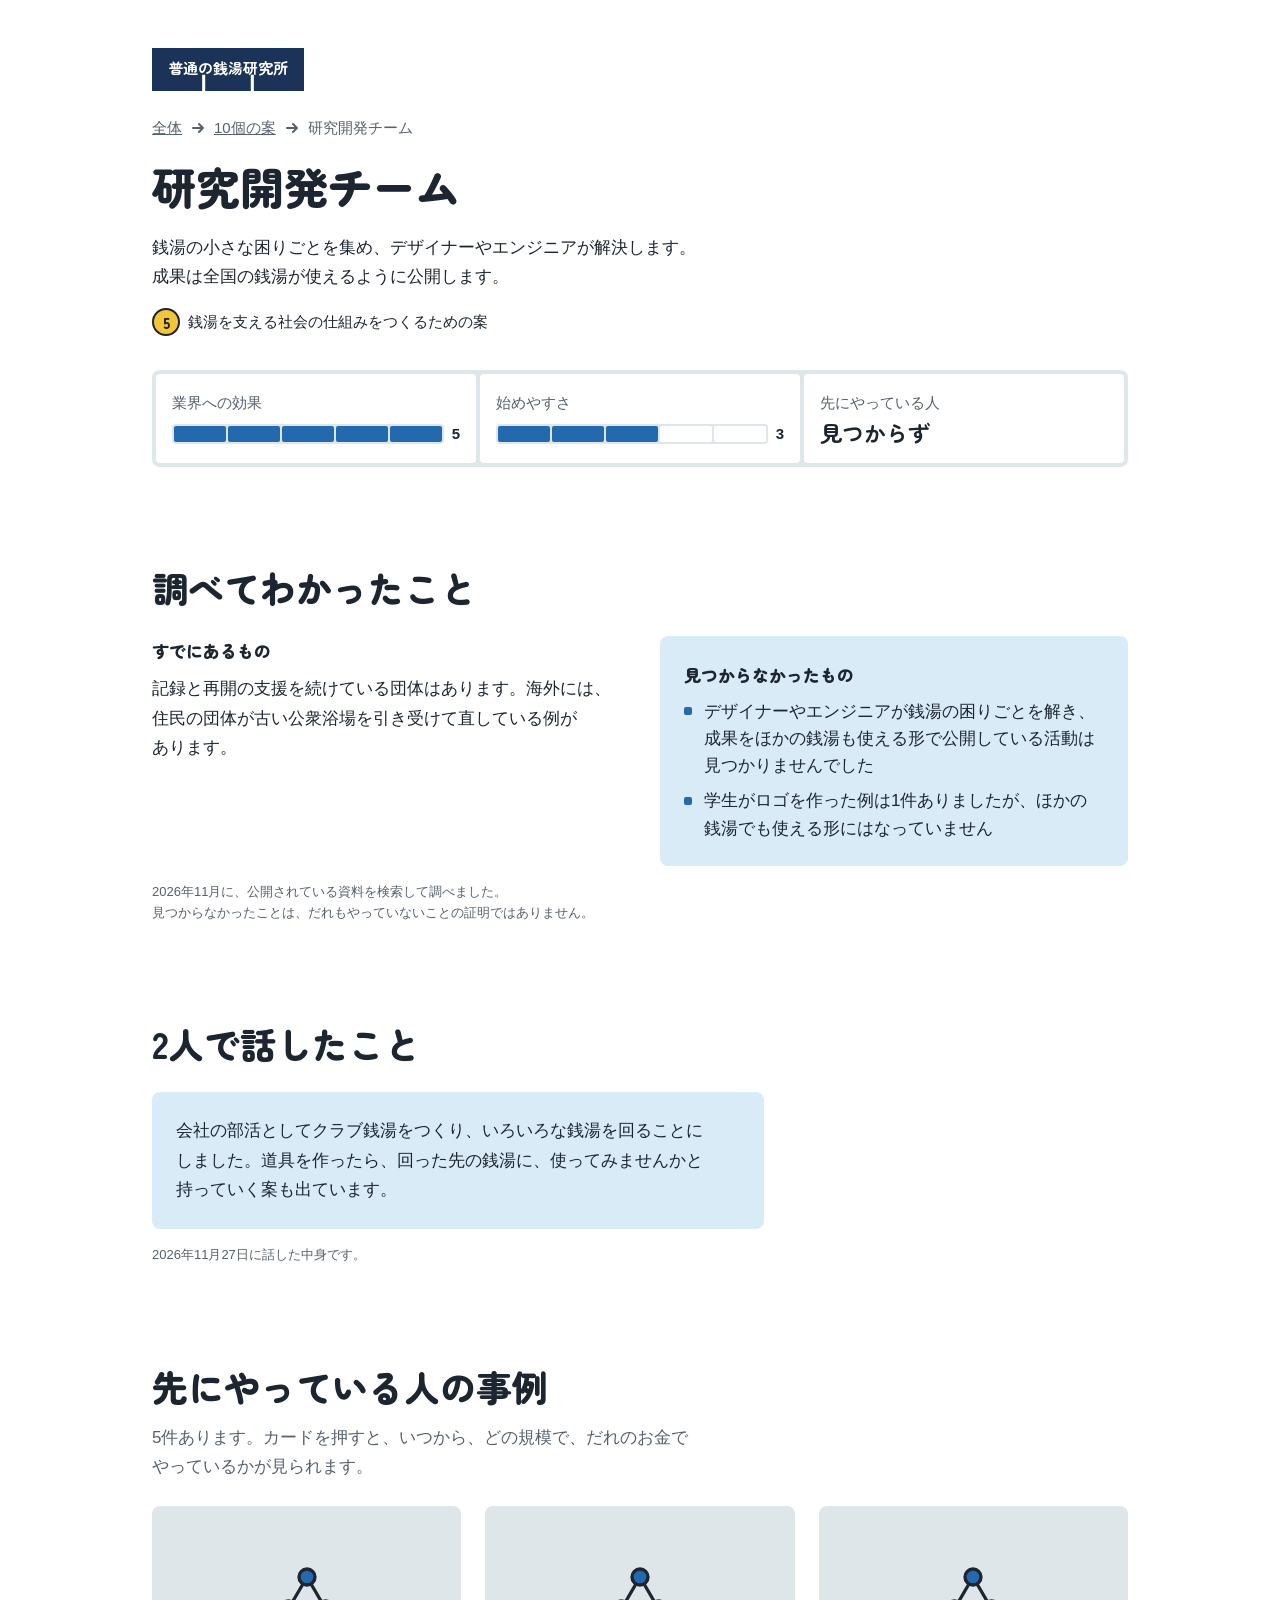
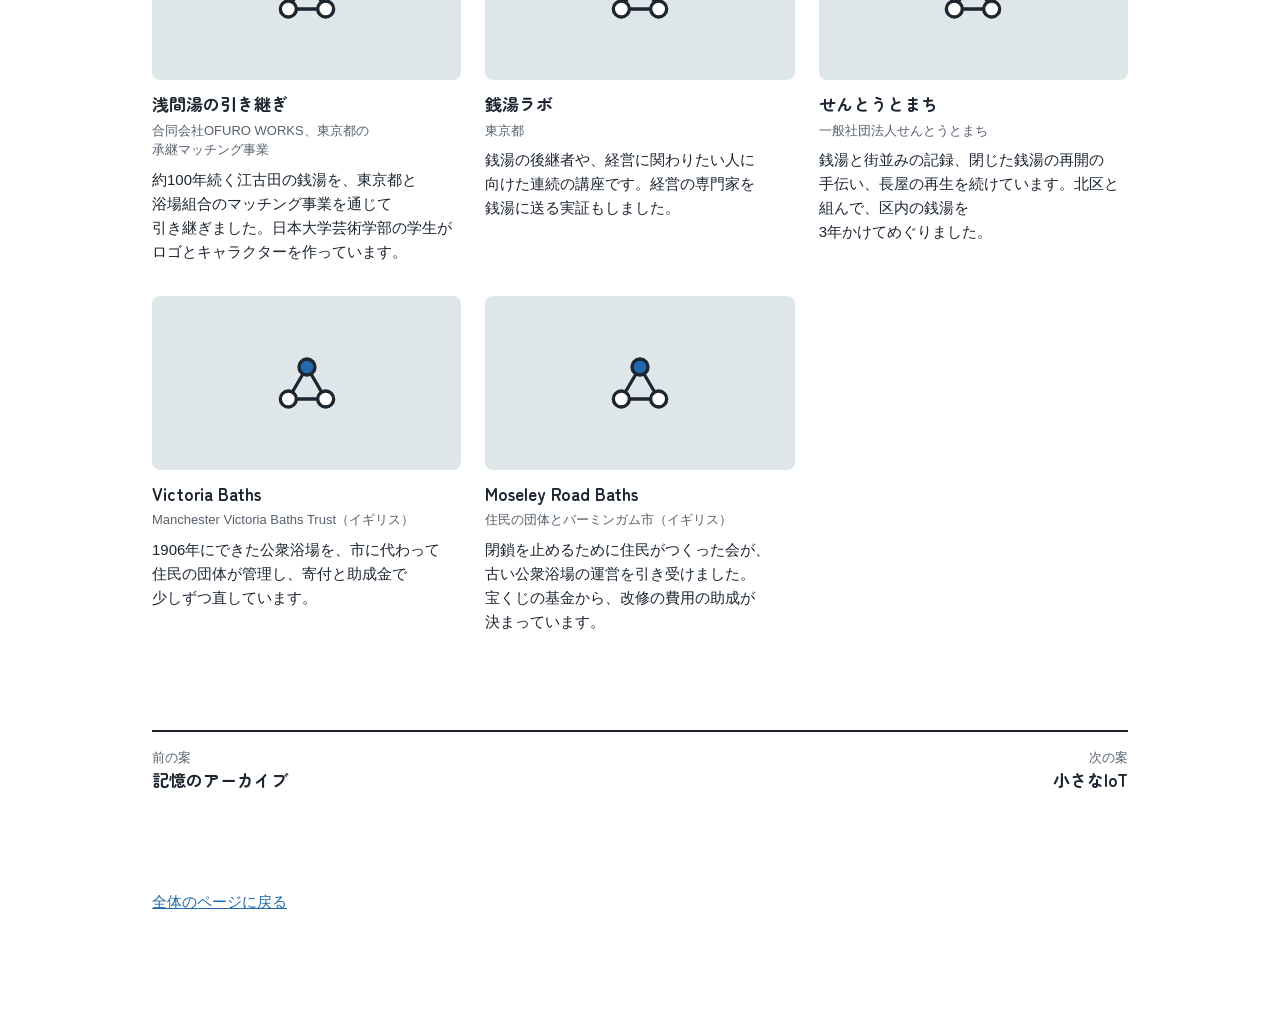
<file: idea-10.html>
<!doctype html>
<html lang="ja">
<head>
<meta charset="utf-8">
<meta name="viewport" content="width=device-width, initial-scale=1">
<title>研究開発チーム｜普通の銭湯研究所</title>
<meta name="description" content="小さな困りごとを集めて解決し、成果を公開する">
<link rel="preconnect" href="https://fonts.googleapis.com">
<link rel="preconnect" href="https://fonts.gstatic.com" crossorigin>
<link href="https://fonts.googleapis.com/css2?family=Zen+Maru+Gothic:wght@700;900&display=swap" rel="stylesheet">
<link rel="stylesheet" href="assets/style.css">
</head>
<body>
<svg class="defs" aria-hidden="true">
  <symbol id="i-sento" viewBox="0 0 48 48"><path class="f-paper" d="M32 24V6h6v18"/><path class="f-noren" d="M6 24 24 12l18 12z"/><path class="f-paper" d="M9 24h30v18H9z"/><path class="f-blue" d="M17 28h14v7H17z"/></symbol>
  <symbol id="i-oke" viewBox="0 0 48 48"><path class="f-paper" d="M22 8h18v10H22z"/><path class="f-oke" d="M8 18h32l-4 22H12z"/><path d="M10 28h28"/></symbol>
  <symbol id="i-yu" viewBox="0 0 48 48"><path class="f-water" d="M6 26h36v6a8 8 0 0 1-8 8H14a8 8 0 0 1-8-8z"/><path d="M16 20c-3-4 3-6 0-10M24 20c-3-4 3-6 0-10M32 20c-3-4 3-6 0-10"/></symbol>
  <symbol id="i-new" viewBox="0 0 48 48"><path stroke-dasharray="3 4" d="M6 26 22 15l16 11zM9 26h26v16H9z"/><circle class="f-oke" cx="37" cy="12" r="8"/><path d="M37 8v8M33 12h8"/></symbol>
  <symbol id="i-net" viewBox="0 0 48 48"><path d="M24 12 10 36h28z"/><circle class="f-blue" cx="24" cy="12" r="6"/><circle class="f-paper" cx="10" cy="36" r="6"/><circle class="f-paper" cx="38" cy="36" r="6"/></symbol>
  <symbol id="bike" viewBox="-12 -24 52 36" overflow="visible"><circle cx="0" cy="0" r="9"/><circle cx="27" cy="0" r="9"/><path d="M0 0 9-13h12l6 13M9-13l5 13H0M21-13l-7 13M6-17h7M19-18h6"/></symbol>
  <symbol id="c-tag" viewBox="0 0 48 48"><path d="M8 8h32"/><path class="f-paper" d="M11 8h8v26h-8z"/><path class="f-blue" d="M21 8h8v26h-8z"/><path class="f-paper" d="M31 8h8v26h-8z"/></symbol>
  <symbol id="c-mix" viewBox="0 0 48 48"><circle class="f-paper" cx="17" cy="14" r="7"/><path class="f-paper" d="M5 42v-8a12 12 0 0 1 24 0v8"/><circle class="f-oke" cx="35" cy="24" r="5"/><path class="f-oke" d="M27 42v-4a8 8 0 0 1 16 0v4"/></symbol>
  <symbol id="c-town" viewBox="0 0 48 48"><path class="f-paper" d="M4 40V22l10-8 10 8v18z"/><path class="f-blue" d="M10 26h8v6h-8z"/><path class="f-paper" d="M24 40V28h10v12zM34 40V24h10v16z"/><path d="M38 30v4"/></symbol>
  <symbol id="c-sun" viewBox="0 0 48 48"><circle class="f-oke" cx="24" cy="26" r="9"/><path d="M24 6v6M8 26h4M36 26h4M11 13l4 4M37 13l-4 4M6 42h36"/></symbol>
  <symbol id="i-arrow" viewBox="0 0 16 16"><path d="M3 8h10M9 4l4 4-4 4"/></symbol>
</svg>
<main>

  <a class="brand" href="index.html">普通の銭湯研究所</a>
  <nav class="crumb" aria-label="いまいる場所"><a href="index.html">全体</a><svg class="arrow" aria-hidden="true"><use href="#i-arrow"/></svg><a href="index.html#ideas">10個の案</a><svg class="arrow" aria-hidden="true"><use href="#i-arrow"/></svg><span>研究開発チーム</span></nav>
  <div class="idea-head">
    <h1>研究開発チーム</h1>
    <p class="lead">銭湯の小さな困りごとを集め、デザイナーやエンジニアが解決します。成果は全国の銭湯が使えるように公開します。</p>
    
    <a class="of-branch" href="index.html#b5"><span class="mark">5</span><span>銭湯を支える社会の仕組みをつくるための案</span></a>
  </div>
  <div class="facts">
    <div><div class="meter"><span>業界への効果</span><span class="cells" role="img" aria-label="5点のうち5点"><i class="on"></i><i class="on"></i><i class="on"></i><i class="on"></i><i class="on"></i></span><b>5</b></div></div>
    <div><div class="meter"><span>始めやすさ</span><span class="cells" role="img" aria-label="5点のうち3点"><i class="on"></i><i class="on"></i><i class="on"></i><i class=""></i><i class=""></i></span><b>3</b></div></div>
    <div class="who-big">先にやっている人<b>見つからず</b></div>
  </div>

  <section class="sec">
    <h2>調べてわかったこと</h2>
    <div class="two">
      <div><h3>すでにあるもの</h3><p>記録と再開の支援を続けている団体はあります。海外には、住民の団体が古い公衆浴場を引き受けて直している例があります。</p></div>
      <div class="open"><h3>見つからなかったもの</h3><ul class="dots"><li>デザイナーやエンジニアが銭湯の困りごとを解き、成果をほかの銭湯も使える形で公開している活動は見つかりませんでした</li><li>学生がロゴを作った例は1件ありましたが、ほかの銭湯でも使える形にはなっていません</li></ul></div>
    </div>
    <p class="note">2026年11月に、公開されている資料を検索して調べました。見つからなかったことは、だれもやっていないことの証明ではありません。</p>
  </section>


  <section class="sec">
    <h2>2人で話したこと</h2>
    <p class="talk">会社の部活としてクラブ銭湯をつくり、いろいろな銭湯を回ることにしました。道具を作ったら、回った先の銭湯に、使ってみませんかと持っていく案も出ています。</p>
    <p class="note">2026年11月27日に話した中身です。</p>
  </section>
  <section class="sec">
    <h2>先にやっている人の事例</h2>
    <p>5件あります。カードを押すと、いつから、どの規模で、だれのお金でやっているかが見られます。</p>
    <ul class="cards"><li><a class="card" href="https://www.oricon.co.jp/pressrelease/3049515/" data-detail="d-sengenyu"><span class="thumb"><img src="https://prtimes.jp/img/193047/1/thumb/d193047-1-7e765fe5c183bf45c7d5-0.png" alt="" loading="lazy" referrerpolicy="no-referrer" onerror="this.remove()"><svg class="icon" aria-hidden="true"><use href="#i-net"/></svg></span><span class="card-t">浅間湯の引き継ぎ</span><span class="card-by">合同会社OFURO WORKS、東京都の承継マッチング事業</span><span class="card-w">約100年続く江古田の銭湯を、東京都と浴場組合のマッチング事業を通じて引き継ぎました。日本大学芸術学部の学生がロゴとキャラクターを作っています。</span></a></li><li><a class="card" href="https://www.shouhiseikatu.metro.tokyo.lg.jp/chousa/yokujyo/senntolabo/documents/seminarpress.pdf" data-detail="d-sentolab"><span class="thumb"><svg class="icon" aria-hidden="true"><use href="#i-net"/></svg></span><span class="card-t">銭湯ラボ</span><span class="card-by">東京都</span><span class="card-w">銭湯の後継者や、経営に関わりたい人に向けた連続の講座です。経営の専門家を銭湯に送る実証もしました。</span></a></li><li><a class="card" href="https://sentotomachi.substack.com/p/3-vol51" data-detail="d-sentotomachi"><span class="thumb"><img src="https://substackcdn.com/image/fetch/$s_!kRRA!,w_1200,h_675,c_fill,f_jpg,q_auto:good,fl_progressive:steep,g_auto/https%3A%2F%2Fsubstack-post-media.s3.amazonaws.com%2Fpublic%2Fimages%2F5f7c06f1-5d85-446c-9af5-892f3ad23abd_1132x1600.jpeg" alt="" loading="lazy" referrerpolicy="no-referrer" onerror="this.remove()"><svg class="icon" aria-hidden="true"><use href="#i-net"/></svg></span><span class="card-t">せんとうとまち</span><span class="card-by">一般社団法人せんとうとまち</span><span class="card-w">銭湯と街並みの記録、閉じた銭湯の再開の手伝い、長屋の再生を続けています。北区と組んで、区内の銭湯を3年かけてめぐりました。</span></a></li><li><a class="card" href="https://victoriabaths.org.uk/" data-detail="d-victoria"><span class="thumb"><img src="https://victoriabaths.org.uk/wp-content/uploads/2023/11/visit.png" alt="" loading="lazy" referrerpolicy="no-referrer" onerror="this.remove()"><svg class="icon" aria-hidden="true"><use href="#i-net"/></svg></span><span class="card-t">Victoria Baths</span><span class="card-by">Manchester Victoria Baths Trust（イギリス）</span><span class="card-w">1906年にできた公衆浴場を、市に代わって住民の団体が管理し、寄付と助成金で少しずつ直しています。</span></a></li><li><a class="card" href="https://www.birmingham.gov.uk/news/article/1775/moseley_road_baths_secures_full_funding_for_landmark_phase_2_restoration_with_927m_national_lottery_heritage_fund_grant" data-detail="d-moseley"><span class="thumb"><svg class="icon" aria-hidden="true"><use href="#i-net"/></svg></span><span class="card-t">Moseley Road Baths</span><span class="card-by">住民の団体とバーミンガム市（イギリス）</span><span class="card-w">閉鎖を止めるために住民がつくった会が、古い公衆浴場の運営を引き受けました。宝くじの基金から、改修の費用の助成が決まっています。</span></a></li></ul>
    <template id="d-sengenyu"><span class="thumb"><img src="https://prtimes.jp/img/193047/1/thumb/d193047-1-7e765fe5c183bf45c7d5-0.png" alt="" loading="lazy" referrerpolicy="no-referrer" onerror="this.remove()"><svg class="icon" aria-hidden="true"><use href="#i-net"/></svg></span><p class="dlg-credit">画像はOFURO WORKSの発表のページのものです。</p><div class="dlg-body"><h2>浅間湯の引き継ぎ</h2><p class="dlg-by">合同会社OFURO WORKS、東京都の承継マッチング事業</p><dl><div><dt>していること</dt><dd>約100年続く江古田の銭湯を、東京都と浴場組合のマッチング事業を通じて引き継ぎました。日本大学芸術学部の学生がロゴとキャラクターを作っています。</dd></div><div><dt>いつから</dt><dd>2026年12月に再開の予定</dd></div><div><dt>規模</dt><dd>クラウドファンディングの目標は100万円</dd></div><div><dt>お金を出す人</dt><dd>クラウドファンディングと営業による収入</dd></div><div><dt>出どころ</dt><dd>OFURO WORKSの発表、2026年10月の資料</dd></div></dl><div class="dlg-actions"><a class="btn primary" href="https://www.oricon.co.jp/pressrelease/3049515/" target="_blank" rel="noopener">出どころを開く<svg class="arrow" aria-hidden="true"><use href="#i-arrow"/></svg></a><button class="btn" type="button" data-close>閉じる</button></div></div></template><template id="d-sentolab"><span class="thumb"><svg class="icon" aria-hidden="true"><use href="#i-net"/></svg></span><div class="dlg-body"><h2>銭湯ラボ</h2><p class="dlg-by">東京都</p><dl><div><dt>していること</dt><dd>銭湯の後継者や、経営に関わりたい人に向けた連続の講座です。経営の専門家を銭湯に送る実証もしました。</dd></div><div><dt>いつから</dt><dd>2018年度に6回、2019年度に4回</dd></div><div><dt>規模</dt><dd>専門家を送ったのは20の浴場。今も続いているかは確かめられませんでした</dd></div><div><dt>お金を出す人</dt><dd>東京都の事業</dd></div><div><dt>出どころ</dt><dd>東京都の資料、2018年の資料</dd></div></dl><div class="dlg-actions"><a class="btn primary" href="https://www.shouhiseikatu.metro.tokyo.lg.jp/chousa/yokujyo/senntolabo/documents/seminarpress.pdf" target="_blank" rel="noopener">出どころを開く<svg class="arrow" aria-hidden="true"><use href="#i-arrow"/></svg></a><button class="btn" type="button" data-close>閉じる</button></div></div></template><template id="d-sentotomachi"><span class="thumb"><img src="https://substackcdn.com/image/fetch/$s_!kRRA!,w_1200,h_675,c_fill,f_jpg,q_auto:good,fl_progressive:steep,g_auto/https%3A%2F%2Fsubstack-post-media.s3.amazonaws.com%2Fpublic%2Fimages%2F5f7c06f1-5d85-446c-9af5-892f3ad23abd_1132x1600.jpeg" alt="" loading="lazy" referrerpolicy="no-referrer" onerror="this.remove()"><svg class="icon" aria-hidden="true"><use href="#i-net"/></svg></span><p class="dlg-credit">画像はせんとうとまちニュースレターのページのものです。</p><div class="dlg-body"><h2>せんとうとまち</h2><p class="dlg-by">一般社団法人せんとうとまち</p><dl><div><dt>していること</dt><dd>銭湯と街並みの記録、閉じた銭湯の再開の手伝い、長屋の再生を続けています。北区と組んで、区内の銭湯を3年かけてめぐりました。</dd></div><div><dt>いつから</dt><dd>2018年ごろから取材を開始</dd></div><div><dt>規模</dt><dd>北区の22軒。令和7年度のふるさとづくり大賞で総務大臣賞</dd></div><div><dt>お金を出す人</dt><dd>助成金と、区との協働事業。内訳は公開されていません</dd></div><div><dt>出どころ</dt><dd>せんとうとまちニュースレター、2026年2月1日の資料</dd></div></dl><div class="dlg-actions"><a class="btn primary" href="https://sentotomachi.substack.com/p/3-vol51" target="_blank" rel="noopener">出どころを開く<svg class="arrow" aria-hidden="true"><use href="#i-arrow"/></svg></a><button class="btn" type="button" data-close>閉じる</button></div></div></template><template id="d-victoria"><span class="thumb"><img src="https://victoriabaths.org.uk/wp-content/uploads/2023/11/visit.png" alt="" loading="lazy" referrerpolicy="no-referrer" onerror="this.remove()"><svg class="icon" aria-hidden="true"><use href="#i-net"/></svg></span><p class="dlg-credit">画像はVictoria Bathsの公式サイトのページのものです。</p><div class="dlg-body"><h2>Victoria Baths</h2><p class="dlg-by">Manchester Victoria Baths Trust（イギリス）</p><dl><div><dt>していること</dt><dd>1906年にできた公衆浴場を、市に代わって住民の団体が管理し、寄付と助成金で少しずつ直しています。</dd></div><div><dt>いつから</dt><dd>団体による管理が続いています</dd></div><div><dt>規模</dt><dd>文化財の基金からおよそ300万ポンドの助成と報告されています</dd></div><div><dt>お金を出す人</dt><dd>助成金、寄付、友の会</dd></div><div><dt>出どころ</dt><dd>Victoria Bathsの公式サイト、公開日は不明</dd></div></dl><div class="dlg-actions"><a class="btn primary" href="https://victoriabaths.org.uk/" target="_blank" rel="noopener">出どころを開く<svg class="arrow" aria-hidden="true"><use href="#i-arrow"/></svg></a><button class="btn" type="button" data-close>閉じる</button></div></div></template><template id="d-moseley"><span class="thumb"><svg class="icon" aria-hidden="true"><use href="#i-net"/></svg></span><div class="dlg-body"><h2>Moseley Road Baths</h2><p class="dlg-by">住民の団体とバーミンガム市（イギリス）</p><dl><div><dt>していること</dt><dd>閉鎖を止めるために住民がつくった会が、古い公衆浴場の運営を引き受けました。宝くじの基金から、改修の費用の助成が決まっています。</dd></div><div><dt>いつから</dt><dd>友の会は2006年に結成</dd></div><div><dt>規模</dt><dd>2期目の工事に927万ポンドの助成</dd></div><div><dt>お金を出す人</dt><dd>宝くじの基金からの助成</dd></div><div><dt>出どころ</dt><dd>バーミンガム市の発表、2026年5月の資料</dd></div></dl><div class="dlg-actions"><a class="btn primary" href="https://www.birmingham.gov.uk/news/article/1775/moseley_road_baths_secures_full_funding_for_landmark_phase_2_restoration_with_927m_national_lottery_heritage_fund_grant" target="_blank" rel="noopener">出どころを開く<svg class="arrow" aria-hidden="true"><use href="#i-arrow"/></svg></a><button class="btn" type="button" data-close>閉じる</button></div></div></template>
  </section>

  <nav class="pager" aria-label="ほかの案">
    <a href="idea-09.html"><small>前の案</small>記憶のアーカイブ</a>
    <a class="next" href="idea-01.html"><small>次の案</small>小さなIoT</a>
  </nav>
  <footer><a href="index.html">全体のページに戻る</a></footer>
</main>
<dialog id="case" aria-label="事例のくわしい中身"><div class="dlg-in"></div></dialog>
<script>
// カードを押すと、その事例のくわしい中身を重ねて開く
var dlg = document.getElementById("case");
document.querySelectorAll(".card").forEach(function (card) {
  card.addEventListener("click", function (ev) {
    ev.preventDefault();
    dlg.querySelector(".dlg-in").innerHTML = document.getElementById(card.dataset.detail).innerHTML;
    dlg.showModal();
    dlg.scrollTop = 0;
  });
});
dlg.addEventListener("click", function (ev) {
  if (ev.target === dlg || ev.target.closest("[data-close]")) dlg.close();
});
</script>
</body>
</html>
</file>
<file: assets/style.css>
:root {
  /* 銭湯の色: タイルの白、目地、ペンキ絵の青、のれんの藍、桶の黄 */
  --ink: #1c2530; --sub: #56616d; --paper: #ffffff; --grout: #dfe6ea; --water: #d8ebf7; --blue: #2468ad; --noren: #1b3358; --oke: #f4c53a;
  --s1: 4px; --s2: 8px; --s3: 12px; --s4: 16px; --s5: 20px; --s6: 24px; --s8: 32px; --s10: 40px; --s12: 48px; --s16: 64px; --s24: 96px;
  --t-xs: 13px; --t-s: 15px; --t-m: 17px; --t-l: 22px; --t-xl: 30px; --t-xxl: 44px;
  --maru: "Zen Maru Gothic", "Hiragino Maru Gothic ProN", "Hiragino Sans", sans-serif;
  /* 地図: 陸の色、線路の色、圏内の塗りの元の色（濃さは行ける銭湯の数で変える）、圏外の塗りの元の色（濃さは人の数で変える）、浮かせる部品の影 */
  --land: #f7f8f7; --rail: #a3abb3;
  --cover-in: 36, 104, 173; --cover-out: 244, 170, 20;
  --shadow-1: 0 1px 2px rgba(28, 37, 48, 0.24), 0 2px 8px rgba(28, 37, 48, 0.12);
  --shadow-2: 0 2px 6px rgba(28, 37, 48, 0.2), 0 8px 24px rgba(28, 37, 48, 0.16);
}
* { box-sizing: border-box; }
body { margin: 0; background: var(--paper); color: var(--ink); font-family: "Hiragino Sans", "Noto Sans JP", "Yu Gothic", sans-serif; font-size: var(--t-m); line-height: 1.75; line-break: strict; word-break: auto-phrase; text-autospace: normal; -webkit-text-size-adjust: 100%; }
main { max-width: 1040px; margin: 0 auto; padding: var(--s8) var(--s4) var(--s24); }
h1, h2, h3, h4, p, ul, ol, dl, dd, figure { margin: 0; }
ul, ol { padding: 0; list-style: none; }
h1, h2, h3, .brand, .maru { font-family: var(--maru); }
a { color: var(--blue); }
:focus-visible { outline: 3px solid var(--blue); outline-offset: 2px; }
svg { display: block; }
.defs { position: absolute; width: 0; height: 0; }
.sec { margin-top: var(--s24); }
h2 { font-size: var(--t-xl); line-height: 1.35; font-weight: 900; text-wrap: balance; }
.sec > p { color: var(--sub); max-width: 34em; margin-top: var(--s3); }

/* のれんの形の名札 */
.brand { display: inline-block; background: var(--noren); color: var(--paper); font-weight: 700; font-size: var(--t-s); line-height: 1; padding: var(--s3) var(--s4) var(--s4); text-decoration: none; clip-path: polygon(0 0, 100% 0, 100% 100%, 67% 100%, 67% 62%, 65% 62%, 65% 100%, 35% 100%, 35% 62%, 33% 62%, 33% 100%, 0 100%); }
.hero { display: grid; gap: var(--s6); align-items: center; margin-top: var(--s6); }
h1 { font-size: var(--t-xl); line-height: 1.4; font-weight: 900; }
h1 span { display: inline-block; }
.lead { margin-top: var(--s4); max-width: 26em; }
figcaption { font-size: var(--t-s); color: var(--sub); line-height: 1.6; margin-top: var(--s3); }

/* 絵と図に共通の線 */
.pic { width: 100%; height: auto; fill: none; stroke: var(--ink); stroke-width: 3; stroke-linecap: round; stroke-linejoin: round; }
.pic text { stroke: none; fill: var(--ink); font-family: var(--maru); font-weight: 700; }
.ring { fill: var(--water); stroke: var(--blue); stroke-width: 3; stroke-dasharray: 1 10; }
.house path:first-child { fill: var(--paper); }
.far { stroke: var(--sub); stroke-dasharray: 4 5; stroke-width: 2.5; }
.route { stroke-dasharray: 7 7; }
.f-paper { fill: var(--paper); } .f-noren { fill: var(--noren); } .f-blue { fill: var(--blue); } .f-water { fill: var(--water); } .f-oke { fill: var(--oke); }
.s-blue { stroke: var(--blue); } .s-paper { stroke: var(--paper); } .s-sub { stroke: var(--sub); stroke-width: 2.5; }
.pic .on-dark { fill: var(--paper); } .pic .cap { fill: var(--sub); font-family: inherit; font-weight: 400; }
.pic .halo { stroke: var(--paper); stroke-width: 6; paint-order: stroke; }
.mk { fill: var(--oke); stroke-width: 2; }
.pic .mk-n { font-size: 13px; font-weight: 900; text-anchor: middle; dominant-baseline: central; }

.photos { display: grid; gap: var(--s4); margin-top: var(--s6); }
.photos img { display: block; width: 100%; height: auto; aspect-ratio: 4 / 3; object-fit: cover; border-radius: var(--s2); background: var(--grout); }
.credit { display: block; font-size: var(--t-xs); }
.sec > .note { font-size: var(--t-xs); margin-top: var(--s4); }

/* 手がかり、支える相手、いまやっていること */
.clues, .targets, .now { display: grid; gap: var(--s1); padding: var(--s1); background: var(--grout); border-radius: var(--s2); margin-top: var(--s6); }
.clues li, .targets li, .now li { background: var(--paper); border-radius: var(--s1); padding: var(--s5) var(--s4); }
.clues strong, .targets strong, .now strong { display: block; font-family: var(--maru); font-size: var(--t-m); line-height: 1.45; margin-top: var(--s3); }
.clues p, .targets p, .now p { font-size: var(--t-s); color: var(--sub); line-height: 1.65; margin-top: var(--s2); }
.tag, .by { display: inline-block; font-size: var(--t-xs); line-height: 1; padding: var(--s1) var(--s2); border: 2px solid var(--sub); border-radius: var(--s1); color: var(--sub); font-family: var(--maru); font-weight: 700; }
.targets .yes { background: var(--blue); color: var(--paper); }
.targets .yes p { color: var(--paper); }
.targets .yes .tag { border-color: var(--paper); color: var(--paper); }
.by { border-color: var(--blue); color: var(--blue); }
.now .go { display: inline-flex; align-items: center; gap: var(--s1); font-size: var(--t-s); margin-top: var(--s3); }
.sec > .talk { color: var(--ink); max-width: 36em; padding: var(--s5) var(--s4); background: var(--water); border-radius: var(--s2); margin-top: var(--s6); }

.tub { display: grid; gap: var(--s6); margin-top: var(--s8); align-items: center; }
.tub-fig { max-width: 520px; }
.tub-links { display: grid; gap: var(--s2); }
.tub-links a { display: flex; gap: var(--s3); align-items: center; padding: var(--s2) 0; color: var(--ink); text-decoration: none; font-family: var(--maru); font-weight: 700; border-bottom: 1px solid var(--grout); }
.tub-links a:hover span:last-child { text-decoration: underline; }
.mark { display: inline-flex; flex: none; align-items: center; justify-content: center; width: 28px; height: 28px; border-radius: 50%; background: var(--oke); border: 2px solid var(--ink); font-family: var(--maru); font-weight: 900; font-size: var(--t-s); line-height: 1; font-variant-numeric: tabular-nums; color: var(--ink); }

/* タイルの壁 */
.branch { margin-top: var(--s12); scroll-margin-top: var(--s4); }
.branch h3 { display: flex; align-items: center; gap: var(--s3); font-size: var(--t-l); line-height: 1.4; font-weight: 900; }
.icon { width: 48px; height: 48px; flex: none; fill: none; stroke: var(--ink); stroke-width: 2.5; stroke-linecap: round; stroke-linejoin: round; }
.tiles { display: grid; grid-template-columns: repeat(2, minmax(0, 1fr)); gap: var(--s1); padding: var(--s1); background: var(--grout); border-radius: var(--s2); margin-top: var(--s4); }
.tile { appearance: none; border: 0; margin: 0; font: inherit; color: inherit; text-align: left; cursor: pointer; background: var(--paper); border-radius: var(--s1); padding: var(--s4); min-height: 112px; display: flex; flex-direction: column; justify-content: space-between; gap: var(--s3); }
.tile-t { font-family: var(--maru); font-weight: 700; line-height: 1.45; }
.tile-n { display: flex; justify-content: space-between; align-items: center; font-size: var(--t-s); color: var(--sub); font-variant-numeric: tabular-nums; }
.pm { width: 16px; height: 16px; fill: none; stroke: currentColor; stroke-width: 2; stroke-linecap: round; }
.tile:hover { background: var(--water); }
.tile[aria-expanded="true"] { background: var(--blue); color: var(--paper); }
.tile[aria-expanded="true"] .tile-n { color: var(--paper); }
.tile[aria-expanded="true"] .v { display: none; }
.panel { margin-top: var(--s1); padding: var(--s5) var(--s4); background: var(--water); border-radius: var(--s2); }
.panel h4 { font-size: var(--t-s); font-weight: 400; color: var(--sub); }
.panel ul { margin-top: var(--s2); display: grid; gap: var(--s2) var(--s8); }
.panel li, .dots li { padding-left: var(--s5); position: relative; line-height: 1.6; }
.panel li::before, .dots li::before { content: ""; position: absolute; left: 0; top: 0.55em; width: 8px; height: 8px; background: var(--blue); border-radius: 2px; }
.related { display: flex; flex-wrap: wrap; gap: var(--s2) var(--s4); margin-top: var(--s3); font-size: var(--t-s); color: var(--sub); }

/* 2つの軸の図 */
.map { margin-top: var(--s8); }
.switch { display: flex; flex-wrap: wrap; gap: var(--s2); margin-bottom: var(--s5); }
.seg { appearance: none; border: 2px solid var(--blue); background: var(--paper); color: var(--ink); font: inherit; font-family: var(--maru); font-weight: 700; font-size: var(--t-s); line-height: 1.3; padding: var(--s2) var(--s4); border-radius: var(--s6); cursor: pointer; }
.seg[aria-pressed="true"] { background: var(--blue); color: var(--paper); }
.map-view { display: grid; grid-template-columns: auto 1fr; gap: var(--s2); }
.map-view[hidden] { display: none; }
.zone { grid-column: 1 / -1; display: flex; align-items: center; gap: var(--s2); font-size: var(--t-xs); color: var(--sub); margin-top: var(--s2); }
.map table { border-collapse: collapse; width: 100%; table-layout: fixed; }
.map td { border: 1px solid var(--grout); height: 72px; padding: var(--s1); text-align: center; vertical-align: middle; }
.map td.good { background: var(--water); }
.map th { font-weight: 400; font-size: var(--t-xs); color: var(--sub); font-variant-numeric: tabular-nums; }
.map col.c-head { width: 24px; }
.map tfoot td { border: 0; height: auto; }
.map tfoot th { padding-top: var(--s1); }
.axis-y { writing-mode: vertical-rl; display: flex; justify-content: space-between; font-size: var(--t-xs); color: var(--sub); line-height: 1; padding-bottom: var(--s8); }
.axis-x { grid-column: 2; display: flex; justify-content: space-between; font-size: var(--t-xs); color: var(--sub); line-height: 1; padding-left: var(--s6); }
.pin { display: inline-flex; align-items: center; justify-content: center; min-width: 28px; min-height: 28px; margin: 2px; padding: 0 var(--s1); border: 2px solid var(--blue); border-radius: var(--s1); font-family: var(--maru); font-weight: 700; font-size: var(--t-xs); line-height: 1.35; text-decoration: none; }
.pin.p-none { background: var(--blue); color: var(--paper); }
.pin.p-some { background: var(--paper); color: var(--ink); }
.pin.p-many { background: var(--paper); color: var(--sub); border-color: var(--sub); border-style: dashed; }
a.pin:hover { text-decoration: underline; }
.pin b { font-variant-numeric: tabular-nums; }
.pin span { display: none; }
.no { display: inline-block; min-width: 1.6em; color: var(--blue); font-variant-numeric: tabular-nums; }
.legend { grid-column: 1 / -1; display: flex; flex-wrap: wrap; gap: var(--s2) var(--s5); margin-top: var(--s3); font-size: var(--t-xs); color: var(--sub); }
.legend li { display: flex; align-items: center; gap: var(--s2); }
.legend .pin { margin: 0; }
.swatch { flex: none; width: 28px; height: 20px; background: var(--water); border: 1px solid var(--grout); }
.plist { margin-top: var(--s12); }

/* 10個の案の一覧 */
.plist { margin-top: var(--s6); border-top: 2px solid var(--ink); }
.plist a { display: grid; grid-template-columns: 1fr 1fr; gap: var(--s2) var(--s4); padding: var(--s4) 0; border-bottom: 1px solid var(--grout); color: inherit; text-decoration: none; }
.plist a:hover { background: var(--water); }
.plist a:hover .p-name strong { text-decoration: underline; }
.p-name { grid-column: 1 / -1; }
.p-name strong { display: block; font-family: var(--maru); font-size: var(--t-m); }
.p-name p { font-size: var(--t-s); color: var(--sub); line-height: 1.6; }
.meter { display: grid; grid-template-columns: 1fr auto; align-items: center; gap: var(--s1) var(--s2); font-size: var(--t-xs); color: var(--sub); }
.meter > span:first-child { grid-column: 1 / -1; }
.meter b { color: var(--ink); font-size: var(--t-s); font-variant-numeric: tabular-nums; }
.cells { display: grid; grid-template-columns: repeat(5, 1fr); gap: 2px; padding: 2px; background: var(--grout); border-radius: var(--s1); }
.cells i { height: 16px; background: var(--paper); border-radius: 2px; }
.cells i.on { background: var(--blue); }
.who { grid-column: 1 / -1; font-size: var(--t-xs); color: var(--sub); display: flex; flex-direction: column; gap: var(--s1); }
.who b { color: var(--ink); font-size: var(--t-s); font-family: var(--maru); }
.who .go { display: inline-flex; align-items: center; gap: var(--s1); color: var(--blue); }
.arrow { width: 16px; height: 16px; fill: none; stroke: currentColor; stroke-width: 2; stroke-linecap: round; stroke-linejoin: round; flex: none; }

.steps { display: grid; gap: var(--s6); margin-top: var(--s8); }
.steps li { padding-left: var(--s5); border-left: 4px solid var(--blue); }
.when { display: block; color: var(--blue); font-family: var(--maru); font-weight: 700; line-height: 1.2; }
.when b { font-size: var(--t-xxl); font-weight: 900; margin-right: var(--s1); font-variant-numeric: tabular-nums; }
.steps strong { display: block; font-family: var(--maru); font-size: var(--t-m); margin-top: var(--s2); }
.steps p { font-size: var(--t-s); color: var(--sub); line-height: 1.6; margin-top: var(--s1); }
.measure { display: grid; grid-template-columns: repeat(2, minmax(0, 1fr)); gap: var(--s1); padding: var(--s1); background: var(--grout); border-radius: var(--s2); margin-top: var(--s6); }
.measure li { background: var(--paper); border-radius: var(--s1); padding: var(--s4); font-family: var(--maru); font-weight: 700; line-height: 1.5; min-height: 96px; display: flex; align-items: flex-end; }
footer { margin-top: var(--s24); font-size: var(--t-s); color: var(--sub); }

/* 案のページ */
.crumb { display: flex; flex-wrap: wrap; align-items: center; gap: var(--s2); margin-top: var(--s6); font-size: var(--t-s); color: var(--sub); }
.crumb a { color: var(--sub); }
.idea-head { margin-top: var(--s4); }
.idea-head .lead { max-width: 32em; }
.of-branch { display: inline-flex; align-items: center; gap: var(--s2); margin-top: var(--s4); font-size: var(--t-s); color: var(--ink); text-decoration: none; }
.of-branch:hover span:last-child { text-decoration: underline; }
.facts { display: grid; gap: var(--s1); padding: var(--s1); background: var(--grout); border-radius: var(--s2); margin-top: var(--s8); }
.facts > div { background: var(--paper); border-radius: var(--s1); padding: var(--s4); }
.facts .meter { font-size: var(--t-s); }
.facts .who-big { font-size: var(--t-s); color: var(--sub); }
.facts .who-big b { display: block; font-family: var(--maru); font-size: var(--t-l); color: var(--ink); line-height: 1.4; }
.two { display: grid; gap: var(--s6); margin-top: var(--s6); }
.two h3 { font-size: var(--t-m); font-weight: 900; }
.two p, .two ul { margin-top: var(--s2); }
.dots { display: grid; gap: var(--s2); }
.open { background: var(--water); border-radius: var(--s2); padding: var(--s5) var(--s4); }

/* 事例のカード */
.cards { display: grid; gap: var(--s4); margin-top: var(--s6); }
.card { appearance: none; border: 0; padding: 0; margin: 0; font: inherit; color: inherit; text-align: left; cursor: pointer; background: var(--paper); display: flex; flex-direction: column; text-decoration: none; }
.thumb { display: block; width: 100%; aspect-ratio: 16 / 9; border-radius: var(--s2); background: var(--grout); overflow: hidden; position: relative; }
.thumb img { display: block; width: 100%; height: 100%; object-fit: cover; }
.thumb .icon { position: absolute; inset: 0; margin: auto; width: 64px; height: 64px; }
.thumb img + .icon { display: none; }
.card-t { display: block; font-family: var(--maru); font-weight: 700; font-size: var(--t-m); line-height: 1.45; margin-top: var(--s3); }
.card:hover .card-t { text-decoration: underline; }
.card-by { display: block; font-size: var(--t-xs); color: var(--sub); line-height: 1.5; margin-top: var(--s1); }
.card-w { display: block; font-size: var(--t-s); line-height: 1.6; margin-top: var(--s2); }

/* 事例のくわしい中身 */
dialog { border: 0; padding: 0; border-radius: var(--s3); width: min(640px, calc(100vw - 32px)); max-height: calc(100dvh - 32px); color: var(--ink); background: var(--paper); }
dialog::backdrop { background: rgb(28 37 48 / 0.6); }
.dlg-body { padding: var(--s5) var(--s4) var(--s6); }
.dlg-body h2 { font-size: var(--t-l); }
.dlg-by { font-size: var(--t-s); color: var(--sub); margin-top: var(--s1); }
.dlg-credit { font-size: var(--t-xs); color: var(--sub); padding: var(--s2) var(--s4) 0; }
dialog .thumb { border-radius: 0; }
dialog dl { margin-top: var(--s4); border-top: 1px solid var(--grout); }
dialog dl > div { display: grid; gap: var(--s1); padding: var(--s3) 0; border-bottom: 1px solid var(--grout); }
dialog dt { font-size: var(--t-xs); color: var(--sub); }
dialog dd { line-height: 1.65; }
.dlg-actions { display: flex; flex-wrap: wrap; gap: var(--s3); align-items: center; justify-content: space-between; margin-top: var(--s5); }
.btn { appearance: none; border: 2px solid var(--ink); background: var(--paper); color: var(--ink); font: inherit; font-family: var(--maru); font-weight: 700; font-size: var(--t-s); line-height: 1; padding: var(--s3) var(--s5); border-radius: var(--s6); cursor: pointer; text-decoration: none; display: inline-flex; align-items: center; gap: var(--s2); }
.btn.primary { background: var(--ink); color: var(--paper); }
.pager { display: grid; grid-template-columns: 1fr 1fr; gap: var(--s4); margin-top: var(--s24); border-top: 2px solid var(--ink); padding-top: var(--s4); }
.pager a { color: var(--ink); text-decoration: none; font-family: var(--maru); font-weight: 700; line-height: 1.5; }
.pager a:hover { text-decoration: underline; }
.pager small { display: block; font-family: "Hiragino Sans", sans-serif; font-weight: 400; font-size: var(--t-xs); color: var(--sub); }
.pager .next { text-align: right; }

@media (min-width: 560px) {
  .clues { grid-template-columns: repeat(2, minmax(0, 1fr)); }
  .cards { grid-template-columns: repeat(2, minmax(0, 1fr)); gap: var(--s8) var(--s6); }
}
@media (min-width: 760px) {
  main { padding: var(--s12) var(--s8) var(--s24); }
  .hero { grid-template-columns: 1fr 1fr; gap: var(--s10); }
  h1 { font-size: var(--t-xxl); line-height: 1.35; }
  h2 { font-size: 36px; }
  .photos { grid-template-columns: 2fr 1fr; grid-template-rows: auto auto; gap: var(--s6); }
  .photos figure:first-child { grid-row: 1 / 3; }
  .tub { grid-template-columns: minmax(0, 520px) 1fr; gap: var(--s12); }
  .tiles { grid-template-columns: repeat(auto-fit, minmax(160px, 1fr)); }
  .panel { padding: var(--s6); }
  .panel ul { grid-template-columns: 1fr 1fr; }
  .map td { height: 88px; padding: var(--s2); }
  .pin { font-size: var(--t-s); padding: var(--s1) var(--s3); margin: var(--s1); }
  a.pin b { display: none; }
  a.pin span { display: inline; }
  .plist a { grid-template-columns: 1fr 132px 132px 148px; align-items: center; gap: var(--s6); padding: var(--s4) var(--s2); }
  .p-name, .who { grid-column: auto; }
  .steps { grid-template-columns: repeat(3, 1fr); }
  .clues { grid-template-columns: repeat(4, minmax(0, 1fr)); }
  .targets { grid-template-columns: 3fr 2fr; }
  .now { grid-template-columns: repeat(3, minmax(0, 1fr)); }
  .sec > .talk { padding: var(--s6); }
  .measure { grid-template-columns: repeat(4, minmax(0, 1fr)); }
  .facts { grid-template-columns: repeat(3, 1fr); }
  .two { grid-template-columns: 1fr 1fr; gap: var(--s10); }
  .open { padding: var(--s6); }
  .cards { grid-template-columns: repeat(3, minmax(0, 1fr)); }
  .dlg-body { padding: var(--s6) var(--s6) var(--s8); }
  .dlg-credit { padding: var(--s2) var(--s6) 0; }
  dialog dl > div { grid-template-columns: 9em 1fr; gap: var(--s4); }
}

.cta { margin-top: var(--s5); }

/* ---------- 空白地帯マップ。地図を画面いっぱいに広げ、検索と欄を上に浮かせる ---------- */
[hidden] { display: none !important; }
.sr { position: absolute; width: 1px; height: 1px; overflow: hidden; clip: rect(0 0 0 0); white-space: nowrap; }
body.mapapp { overflow: hidden; height: 100dvh; font-size: var(--t-s); line-height: 1.7; }
#gapmap { position: fixed; inset: 0; z-index: 0; background: var(--grout); font: inherit; }
.mapapp .leaflet-control-attribution { font-size: 11px; }
.icon-btn { appearance: none; border: 0; background: none; color: var(--sub); width: var(--s10); height: var(--s10); flex: none; display: grid; place-items: center; border-radius: 50%; cursor: pointer; text-decoration: none; }
.icon-btn:hover { background: var(--grout); color: var(--ink); }
.icon-btn svg, .ctrl svg { width: 20px; height: 20px; }

.searchbar { position: fixed; z-index: 1100; top: var(--s3); left: var(--s3); right: var(--s3); display: flex; align-items: center; gap: var(--s1); height: var(--s12); padding: 0 var(--s1); background: var(--paper); border-radius: var(--s6); box-shadow: var(--shadow-1); }
.searchbar input { flex: 1; min-width: 0; border: 0; outline: 0; background: none; font: inherit; font-size: 16px; color: var(--ink); padding: 0 var(--s1); }
.searchbar input::-webkit-search-cancel-button { display: none; }
.searchbar:focus-within { box-shadow: var(--shadow-2); }

.chips { position: fixed; z-index: 1050; top: 68px; left: 0; right: 0; display: flex; gap: var(--s2); padding: 0 var(--s3) var(--s2); overflow-x: auto; scrollbar-width: none; }
.chips::-webkit-scrollbar { display: none; }
.chip { appearance: none; flex: none; display: inline-flex; align-items: center; gap: var(--s2); height: var(--s8); padding: 0 var(--s3); border: 0; border-radius: var(--s4); background: var(--paper); color: var(--ink); font: inherit; font-size: var(--t-xs); font-weight: 700; box-shadow: var(--shadow-1); cursor: pointer; white-space: nowrap; }
.chip svg { width: var(--s4); height: var(--s4); }
.chip[aria-pressed="true"] { background: var(--noren); color: var(--paper); }

.sheet { position: fixed; z-index: 1000; left: 0; right: 0; bottom: 0; height: calc(100dvh - 112px); display: flex; flex-direction: column; background: var(--paper); border-radius: var(--s4) var(--s4) 0 0; box-shadow: var(--shadow-2); transition: transform 0.25s ease; }
.sheet[data-state="peek"] { transform: translateY(calc(100% - 128px)); }
.sheet[data-state="half"] { transform: translateY(45%); }
.sheet[data-state="full"] { transform: none; }
.sheet.dragging { transition: none; }
.grab { flex: none; padding: var(--s2) 0 var(--s3); touch-action: none; cursor: grab; }
.handle { display: block; width: var(--s10); height: var(--s1); margin: 0 auto; border-radius: var(--s1); background: var(--grout); }
.sheet-body { flex: 1; overflow-y: auto; overscroll-behavior: contain; padding: 0 var(--s4) var(--s16); }
.sheet[data-state="peek"] .sheet-body { overflow: hidden; }
.sheet-body:focus { outline: 0; }
.collapse { display: none; }
.loading, .empty { color: var(--sub); padding: var(--s4) 0; }
.empty-s { color: var(--sub); }

.ctrls { position: fixed; z-index: 900; right: var(--s3); bottom: 140px; display: flex; flex-direction: column; gap: var(--s2); transition: bottom 0.25s ease; }
.ctrl { appearance: none; border: 0; width: var(--s10); height: var(--s10); display: grid; place-items: center; background: var(--paper); color: var(--ink); border-radius: var(--s2); box-shadow: var(--shadow-1); cursor: pointer; }
.ctrl:hover { background: var(--grout); }
.ctrl[aria-pressed="true"] { color: var(--blue); }
.zoom { display: none; flex-direction: column; border-radius: var(--s2); box-shadow: var(--shadow-1); overflow: hidden; }
.zoom .ctrl { box-shadow: none; border-radius: 0; }
.zoom .ctrl + .ctrl { border-top: 1px solid var(--grout); }
.toast { position: fixed; z-index: 1200; left: 50%; top: 116px; transform: translateX(-50%); max-width: calc(100% - 32px); padding: var(--s2) var(--s4); background: var(--ink); color: var(--paper); border-radius: var(--s2); font-size: var(--t-xs); box-shadow: var(--shadow-2); }
.noscript { position: fixed; inset: auto var(--s4) var(--s4); z-index: 2000; background: var(--paper); padding: var(--s4); }

.leaflet-marker-pane .selpin svg { width: 40px; height: 40px; fill: var(--oke); stroke: var(--noren); stroke-width: 1.6; filter: drop-shadow(0 2px 2px rgba(28, 37, 48, 0.3)); }
.lbl { font-size: 12px; font-weight: 700; color: var(--noren); white-space: nowrap; text-shadow: 0 0 2px var(--paper), 0 0 2px var(--paper), 0 0 3px var(--paper); pointer-events: none; }

/* 欄の中身 */
.sheet-body h2, .sheet-body h3 { font-family: var(--maru); font-weight: 900; }
.sheet-body h2 { font-size: var(--t-l); line-height: 1.4; }
.sheet-body h3 { font-size: var(--t-m); line-height: 1.5; margin-bottom: var(--s2); }
.blk { margin-top: var(--s8); padding-top: var(--s6); border-top: 1px solid var(--grout); }
.blk > p { color: var(--sub); margin-top: var(--s2); }
.note { font-size: var(--t-xs); color: var(--sub); line-height: 1.6; margin-top: var(--s3); }
.h1 { font-size: var(--t-l); line-height: 1.4; font-weight: 900; }
.h1 span { display: inline-block; }
.big { display: flex; flex-wrap: wrap; align-items: baseline; gap: var(--s2) var(--s4); margin-top: var(--s2); font-family: var(--maru); font-weight: 900; }
.big b { font-size: 72px; line-height: 1; color: var(--blue); font-variant-numeric: tabular-nums; }
.big b small { font-size: 0.45em; }
.big span { font-size: var(--t-m); line-height: 1.5; }
.split { display: flex; height: var(--s4); margin-top: var(--s4); border: 2px solid var(--ink); }
.split i { background: var(--blue); }
.split em { flex: 1; background: var(--oke); }
.paused-note { margin-top: var(--s2); padding: var(--s2) var(--s3); background: var(--grout); border-radius: var(--s1); font-size: var(--t-xs); }


.list, .hits { margin-top: var(--s2); }
.list li, .hits li { border-bottom: 1px solid var(--grout); }
.row { appearance: none; width: 100%; display: flex; align-items: center; gap: var(--s3); padding: var(--s3) 0; border: 0; background: none; color: var(--ink); font: inherit; text-align: left; cursor: pointer; }
.row:hover strong { text-decoration: underline; }
.row > svg { width: var(--s5); height: var(--s5); color: var(--sub); flex: none; }
.row-main { flex: 1; min-width: 0; display: flex; flex-direction: column; }
.row-main strong { font-family: var(--maru); font-size: var(--t-m); line-height: 1.5; }
.row-sub { font-size: var(--t-xs); color: var(--sub); line-height: 1.5; overflow: hidden; text-overflow: ellipsis; white-space: nowrap; }
.row-icons { display: flex; gap: var(--s1); color: var(--noren); }
.ti svg { width: var(--s4); height: var(--s4); }
.row-n { flex: none; width: 6.5em; text-align: right; font-size: var(--t-xs); font-variant-numeric: tabular-nums; }
.row-n b { font-family: var(--maru); font-size: var(--t-m); }
.bar { display: flex; height: var(--s2); background: var(--oke); }
.bar i { background: var(--blue); }
.count { margin-top: var(--s4); font-size: var(--t-xs); color: var(--sub); }

.towns { margin-top: var(--s3); }
.towns li { border-bottom: 1px solid var(--grout); }
.town { appearance: none; width: 100%; display: grid; grid-template-columns: 6em 1fr 8em; gap: var(--s3); align-items: center; padding: var(--s3) 0; border: 0; background: none; color: var(--ink); font: inherit; text-align: left; cursor: pointer; }
.town strong { font-family: var(--maru); }
.town:hover strong { text-decoration: underline; }
.town .out { text-align: right; font-size: var(--t-xs); font-variant-numeric: tabular-nums; }
.town .out b { font-family: var(--maru); font-size: var(--t-s); }
details.more { margin-top: var(--s3); }
details.more summary { cursor: pointer; font-family: var(--maru); font-weight: 700; color: var(--blue); padding: var(--s2) 0; }
.caveats { margin-top: var(--s2); display: grid; gap: var(--s2); }
.caveats li { padding-left: var(--s4); position: relative; }
.caveats li::before { content: ""; position: absolute; left: 0; top: 0.75em; width: 6px; height: 6px; background: var(--oke); }
.foot { margin-top: var(--s8); font-size: var(--t-xs); }

.vh { position: sticky; top: 0; z-index: 1; display: flex; align-items: center; gap: var(--s2); margin: 0 calc(var(--s2) * -1) var(--s2); padding: var(--s1) 0; background: var(--paper); font-size: var(--t-xs); color: var(--sub); }
.lead-s { color: var(--sub); }
.name { margin-top: var(--s1); }
.kana { font-size: var(--t-xs); color: var(--sub); }
.area { color: var(--sub); margin-top: var(--s1); }
.tchips { display: flex; flex-wrap: wrap; gap: var(--s2); margin-top: var(--s3); }
.tchips li { display: inline-flex; align-items: center; gap: var(--s1); padding: var(--s1) var(--s3); border-radius: var(--s4); background: var(--noren); color: var(--paper); font-size: var(--t-xs); font-weight: 700; }
.tchips svg { width: 14px; height: 14px; }
.now-st { margin-top: var(--s2); font-weight: 700; }
.now-st.on { color: var(--blue); }
.now-st.shut { color: var(--sub); }
.acts { display: flex; gap: var(--s4); margin-top: var(--s4); padding-bottom: var(--s4); border-bottom: 1px solid var(--grout); }
.act { appearance: none; border: 0; background: none; padding: 0; display: flex; flex-direction: column; align-items: center; gap: var(--s1); min-width: 4.5em; white-space: nowrap; color: var(--blue); font: inherit; font-size: var(--t-xs); font-weight: 700; text-decoration: none; cursor: pointer; }
.act-i { width: var(--s10); height: var(--s10); display: grid; place-items: center; border-radius: 50%; border: 1px solid var(--grout); }
.act-i svg { width: 18px; height: 18px; }
.act.primary .act-i { background: var(--blue); color: var(--paper); border-color: var(--blue); }
.act:hover .act-i { background: var(--water); }
.act.primary:hover .act-i { background: var(--noren); }
.nw { white-space: nowrap; }
.info li:last-child { border-bottom: 0; }
.info li { display: flex; gap: var(--s4); padding: var(--s3) 0; border-bottom: 1px solid var(--grout); }
.info svg { width: var(--s5); height: var(--s5); color: var(--blue); flex: none; margin-top: 3px; }
.info div { min-width: 0; overflow-wrap: anywhere; }
.facts2 { display: grid; grid-template-columns: 1fr 1fr; gap: var(--s3); }
.facts2 div { padding: var(--s3); background: var(--water); border-radius: var(--s2); }
.facts2 dt { font-size: var(--t-xs); color: var(--sub); line-height: 1.5; }
.facts2 dd { margin: var(--s1) 0 0; font-variant-numeric: tabular-nums; }
.facts2 b { font-family: var(--maru); font-size: var(--t-l); }
.near { margin-top: var(--s3); border-top: 1px solid var(--grout); border-bottom: 1px solid var(--grout); }
.verdict { display: inline-block; padding: var(--s1) var(--s3); border-radius: var(--s1); font-family: var(--maru); font-weight: 900; margin-bottom: var(--s3); }
.verdict.in { background: rgba(var(--cover-in), 0.16); color: var(--blue); }
.verdict.out { background: rgba(var(--cover-out), 0.35); color: var(--ink); }
.tnote { padding: var(--s3); border-left: 4px solid var(--noren); background: var(--water); }
.tnote + .tnote { margin-top: var(--s2); }
.tnote .note { margin-top: var(--s1); }
.eq { display: flex; flex-wrap: wrap; gap: var(--s2); }
.eq li { padding: 2px var(--s2); border-radius: var(--s1); background: var(--grout); font-size: var(--t-xs); }

@media (min-width: 760px) {
  .searchbar { right: auto; width: calc(400px - 24px); }
  .chips { top: var(--s3); left: 400px; right: var(--s3); padding: var(--s2) var(--s2) var(--s2) var(--s3); margin-top: calc(var(--s2) * -1); }
  .sheet { top: 0; right: auto; width: 400px; height: auto; border-radius: 0; padding-top: 72px; transform: none; transition: transform 0.25s ease; }
  .sheet[data-state] { transform: none; }
  .sheet.closed { transform: translateX(-100%); }
  .sheet[data-state="peek"] .sheet-body { overflow-y: auto; }
  .grab { display: none; }
  .collapse { display: grid; place-items: center; position: absolute; left: 100%; top: 50%; width: var(--s6); height: var(--s12); margin-top: calc(var(--s6) * -1); border: 0; border-radius: 0 var(--s2) var(--s2) 0; background: var(--paper); color: var(--sub); box-shadow: var(--shadow-1); cursor: pointer; }
  .collapse svg { width: 18px; height: 18px; }
  .ctrls { bottom: var(--s8); }
  .zoom { display: flex; }
  .toast { top: auto; bottom: var(--s8); }
  .sheet-body { padding: 0 var(--s6) var(--s12); }
}

/* いま開いているか、曜日の表、写真 */
.open-chip[aria-pressed="true"] { background: var(--blue); }
.now-st .odd { margin-left: var(--s2); font-weight: 400; font-size: var(--t-xs); color: var(--sub); }
.row-open { font-size: var(--t-xs); line-height: 1.5; }
.row-open.on { color: var(--blue); font-weight: 700; }
.row-open.shut { color: var(--sub); }
details.hours summary { cursor: pointer; }
details.hours summary::marker { color: var(--sub); }
.week { margin-top: var(--s2); border-collapse: collapse; font-size: var(--t-xs); font-variant-numeric: tabular-nums; }
.week th { font-weight: 400; color: var(--sub); text-align: left; padding: 2px var(--s4) 2px 0; white-space: nowrap; }
.week td { padding: 2px 0; }
.week tr.today th, .week tr.today td { font-weight: 700; color: var(--ink); }
.photos-s { display: flex; gap: var(--s2); overflow-x: auto; margin: 0 calc(var(--s4) * -1) var(--s2); padding: 0 var(--s4); scroll-padding-inline: var(--s4); scroll-snap-type: x mandatory; scrollbar-width: thin; }
.photos-s li { flex: none; width: 240px; scroll-snap-align: start; }
.photos-s li:only-child { width: 100%; }
.photos-s img { display: block; width: 100%; aspect-ratio: 4 / 3; object-fit: cover; border-radius: var(--s2); background: var(--grout); }
.photos-s .credit { display: block; margin-top: var(--s1); font-size: 11px; line-height: 1.5; color: var(--sub); }
.morephoto { display: inline-block; font-size: var(--t-xs); margin-bottom: var(--s2); }
.nophoto { display: flex; align-items: center; gap: var(--s3); padding: var(--s3); margin-bottom: var(--s3); border: 1px dashed var(--grout); border-radius: var(--s2); color: var(--blue); font-size: var(--t-xs); font-weight: 700; text-decoration: none; }
.nophoto svg { width: var(--s5); height: var(--s5); flex: none; }
.nophoto:hover { background: var(--water); }
@media (min-width: 760px) { .photos-s { margin: 0 calc(var(--s6) * -1) var(--s2); padding: 0 var(--s6); scroll-padding-inline: var(--s6); } }

.row-n2 { display: block; font-size: var(--t-xs); color: var(--sub); white-space: nowrap; }

/* 絞りこみ */
.filter-chip .badge:not(:empty) { display: inline-grid; place-items: center; min-width: 18px; height: 18px; padding: 0 var(--s1); border-radius: 9px; background: var(--oke); color: var(--ink); font-size: 11px; font-variant-numeric: tabular-nums; }
.fg { border: 0; padding: 0; margin: var(--s5) 0 0; min-width: 0; }
.fg legend { padding: 0; margin-bottom: var(--s2); font-family: var(--maru); font-weight: 900; font-size: var(--t-s); }
.fopts { display: flex; flex-wrap: wrap; gap: var(--s2); }
.fopt { position: relative; }
.fopt input { position: absolute; opacity: 0; width: 1px; height: 1px; }
.fopt span { display: inline-flex; align-items: center; gap: var(--s2); min-height: var(--s10); padding: var(--s2) var(--s3); border: 1px solid var(--grout); border-radius: var(--s5); font-size: var(--t-xs); line-height: 1.4; cursor: pointer; }
.fopt span:hover { border-color: var(--noren); }
.fopt input:checked + span { background: var(--noren); border-color: var(--noren); color: var(--paper); font-weight: 700; }
.fopt input:focus-visible + span { outline: 3px solid var(--blue); outline-offset: 2px; }
.fn { font-weight: 400; color: var(--sub); font-variant-numeric: tabular-nums; }
.fn:empty { display: none; }
.fsel { width: 100%; min-height: var(--s10); padding: 0 var(--s3); border: 1px solid var(--grout); border-radius: var(--s2); background: var(--paper); color: var(--ink); font: inherit; font-size: var(--t-s); }
.fbar { position: sticky; bottom: calc(var(--s16) * -1); z-index: 1; display: flex; gap: var(--s2); margin: var(--s6) calc(var(--s4) * -1) 0; padding: var(--s3) var(--s4); background: var(--paper); border-top: 1px solid var(--grout); }
.fbar .btn { flex: none; }
.fbar .btn.primary { flex: 1; justify-content: center; }
.fbar .btn:disabled { opacity: 0.4; cursor: default; }
.more-n { padding: var(--s3) 0; font-size: var(--t-xs); color: var(--sub); }
.fnow { appearance: none; width: 100%; display: flex; align-items: center; gap: var(--s3); margin-bottom: var(--s4); padding: var(--s3); border: 0; border-radius: var(--s2); background: var(--noren); color: var(--paper); font: inherit; font-size: var(--t-xs); font-weight: 700; text-align: left; cursor: pointer; }
.fnow span { flex: 1; }
.fnow svg { width: 18px; height: 18px; flex: none; }
@media (min-width: 760px) { .fbar { margin: var(--s6) calc(var(--s6) * -1) 0; padding: var(--s3) var(--s6); bottom: calc(var(--s12) * -1); } }

/* 画面の整理（DESIGN.md）: 一覧の形、すべて見る、この銭湯について、地図の見方 */
.split-key { display: flex; justify-content: space-between; gap: var(--s4); margin-top: var(--s2); font-size: var(--t-xs); color: var(--sub); font-variant-numeric: tabular-nums; }
.row-main strong .ti { display: inline-flex; margin-left: var(--s1); color: var(--noren); vertical-align: -2px; }
.row-n { width: auto; min-width: 5em; white-space: nowrap; }
.seeall { appearance: none; width: 100%; display: flex; align-items: center; gap: var(--s2); margin-top: var(--s1); padding: var(--s3) 0; border: 0; border-bottom: 1px solid var(--grout); background: none; color: var(--blue); font: inherit; font-weight: 700; font-size: var(--t-s); cursor: pointer; text-align: left; }
.seeall span { flex: 1; font-weight: 400; font-size: var(--t-xs); color: var(--sub); }
.seeall svg { width: 18px; height: 18px; }
.btn.wide { width: 100%; justify-content: center; margin: var(--s3) 0; }
.btn.wide svg { width: 18px; height: 18px; }
.facts4 { display: grid; grid-template-columns: 1fr 1fr; gap: var(--s2); }
.facts4 div { padding: var(--s3); background: var(--water); border-radius: var(--s2); }
.facts4 dt { font-size: var(--t-xs); color: var(--sub); line-height: 1.5; }
.facts4 dd { margin: var(--s1) 0 0; font-variant-numeric: tabular-nums; line-height: 1.4; }
.facts4 b { font-family: var(--maru); font-size: var(--t-l); }
.facts4 small { display: block; font-size: var(--t-xs); color: var(--sub); }
.facts4 .unk { font-size: var(--t-xs); color: var(--sub); }
.fdesc { margin: 0 0 var(--s2); font-size: var(--t-xs); color: var(--sub); }
.fopt.zero span { color: var(--sub); border-style: dashed; }
.legend-card { position: fixed; z-index: 950; right: 64px; bottom: 140px; width: 288px; max-width: calc(100vw - 80px); padding: var(--s2) var(--s3) var(--s3); background: var(--paper); border-radius: var(--s2); box-shadow: var(--shadow-2); font-size: var(--t-xs); }
.legend-card .lg-head { display: flex; align-items: center; justify-content: space-between; }
.legend-card .icon-btn { width: var(--s8); height: var(--s8); }
.legend-card ul { display: grid; gap: var(--s1); margin-top: var(--s1); }
.legend-card li { display: flex; align-items: center; gap: var(--s2); line-height: 1.5; }
.legend-card i { flex: none; width: var(--s3); height: var(--s3); }
.k-dot { border-radius: 50%; background: var(--noren); }
.k-dot.osm { background: var(--sub); }
.k-dot.paused { background: var(--paper); border: 1.5px solid var(--sub); }
.k-dot.big { width: var(--s4) !important; height: var(--s4) !important; border: 2px solid var(--paper); outline: 1px solid var(--noren); }
.k-dot.dim { opacity: 0.25; }
.legend-card .k-in, .legend-card .k-out { width: var(--s8); height: var(--s3); border-radius: 2px; }
.k-in { background: linear-gradient(90deg, rgba(var(--cover-in), 0.08), rgba(var(--cover-in), 0.42)); }
.k-out { background: linear-gradient(90deg, rgba(var(--cover-out), 0.25), rgba(var(--cover-out), 0.7)); }
@media (min-width: 760px) { .legend-card { right: 64px; bottom: var(--s8); } }
@media (max-width: 420px) { .chip:not(.filter-chip) svg { display: none; } .chip { padding: 0 var(--s3); } }

/* ---------- 磨き直し（2026-11-28。参考: Google マップ、Apple マップ、Airbnb、Baymard、英国労働年金省） ---------- */
/* 文字は欄の中で 3 つ: 見出し 17px、本文 15px、補足 13px。名前と大きな数だけ別 */
.sheet-body h2 { font-size: var(--t-m); }
.sheet-body h2.name { font-size: var(--t-l); }
.sheet-body h3 { font-size: var(--t-m); }
.blk { margin-top: var(--s6); padding-top: var(--s5); }
/* 上のボタン: 高さ 40px（Apple マップ 38px、Airbnb 40px を測った値） */
.chip { height: var(--s10); padding: 0 var(--s4); font-size: var(--t-s); border-radius: var(--s5); }
.chip svg { width: 18px; height: 18px; }
.filter-chip { margin-right: var(--s1); }
.filter-chip + .chip { position: relative; margin-left: var(--s3); }
.filter-chip + .chip::before { content: ""; position: absolute; left: calc(var(--s2) * -1 - 1px); top: var(--s2); bottom: var(--s2); width: 1px; background: var(--grout); }
.chips { top: 68px; }
/* 選んでいる条件の帯 */
.applied { position: fixed; z-index: 1040; top: 116px; left: 0; right: 0; display: flex; gap: var(--s2); padding: 0 var(--s3) var(--s2); overflow-x: auto; scrollbar-width: none; }
.applied::-webkit-scrollbar { display: none; }
.ach { appearance: none; flex: none; display: inline-flex; align-items: center; gap: var(--s1); height: var(--s8); padding: 0 var(--s2) 0 var(--s3); border: 0; border-radius: var(--s4); background: var(--noren); color: var(--paper); font: inherit; font-size: var(--t-xs); font-weight: 700; box-shadow: var(--shadow-1); cursor: pointer; white-space: nowrap; }
.ach svg { width: 14px; height: 14px; }
.ach.clear { background: var(--paper); color: var(--blue); padding: 0 var(--s3); }
/* このあたりの銭湯を見る */
.area-btn { position: fixed; z-index: 1030; top: 120px; left: 50%; transform: translateX(-50%); display: inline-flex; align-items: center; gap: var(--s2); height: var(--s10); padding: 0 var(--s4); border: 0; border-radius: var(--s5); background: var(--paper); color: var(--blue); font: inherit; font-size: var(--t-s); font-weight: 700; box-shadow: var(--shadow-2); cursor: pointer; white-space: nowrap; }
.area-btn svg { width: 18px; height: 18px; }
.applied:not([hidden]) ~ .area-btn { top: 164px; }
/* 値つきの印 */
.vpill span { display: inline-block; padding: 2px var(--s2); border-radius: var(--s3); background: var(--paper); color: var(--ink); font-size: 12px; font-weight: 700; white-space: nowrap; box-shadow: var(--shadow-1); cursor: pointer; }
.vpill span:hover { background: var(--noren); color: var(--paper); }
/* 欄の頭: 戻ると閉じる */
.vh { margin-right: calc(var(--s2) * -1); }
.vh span { flex: 1; }
.vh .close { margin-left: auto; }
/* 結果を文で言う */
.fsen { margin-top: var(--s1); font-family: var(--maru); font-weight: 700; font-size: var(--t-m); line-height: 1.5; }
.fsen b { font-size: var(--t-l); color: var(--blue); font-variant-numeric: tabular-nums; margin: 0 2px; }
/* 地図の見方: 3 段の名前 */
.lg-sub { margin-top: var(--s2); color: var(--sub); }
.lg-steps { display: grid; grid-template-columns: 1fr 1fr; gap: var(--s1) var(--s3); }
.legend-card .lg-steps i { width: var(--s5); height: var(--s3); border-radius: 2px; }
.st1 { background: rgba(var(--cover-in), 0.1); outline: 1px solid rgba(var(--cover-in), 0.3); }
.st2 { background: rgba(var(--cover-in), 0.22); }
.st3 { background: rgba(var(--cover-in), 0.38); }
.st0 { background: linear-gradient(90deg, rgba(var(--cover-out), 0.25), rgba(var(--cover-out), 0.7)); }
@media (min-width: 760px) {
  .chips { top: var(--s3); }
  .applied { top: 64px; left: 400px; right: var(--s3); padding: 0 var(--s3); }
  .area-btn { top: 72px; left: calc(400px + (100% - 400px) / 2); }
  .applied:not([hidden]) ~ .area-btn { top: 112px; }
}
@media (max-width: 420px) { .chip { font-size: var(--t-xs); padding: 0 var(--s3); } }
@media (max-width: 420px) { .filter-chip { margin-right: 0; } .filter-chip + .chip { margin-left: 0; } .filter-chip + .chip::before { display: none; } .chips { gap: 6px; } }
</file>
